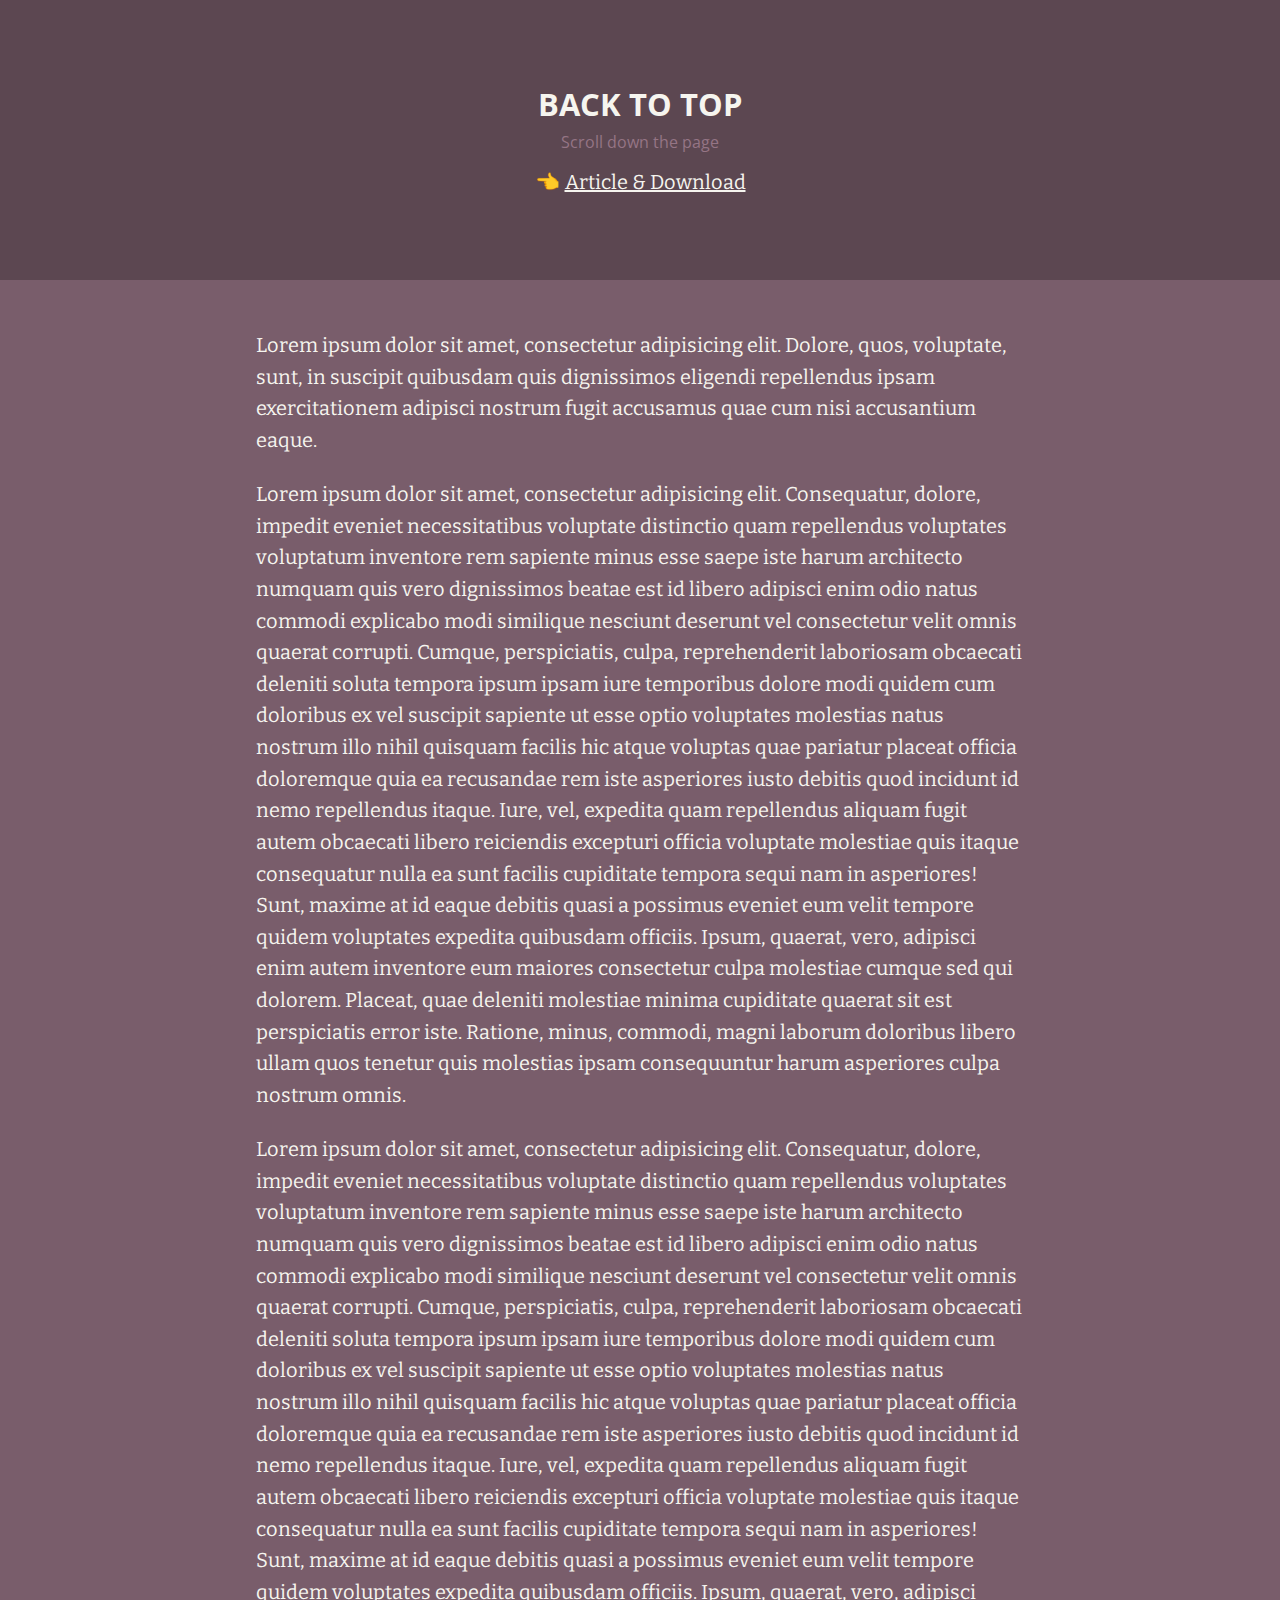
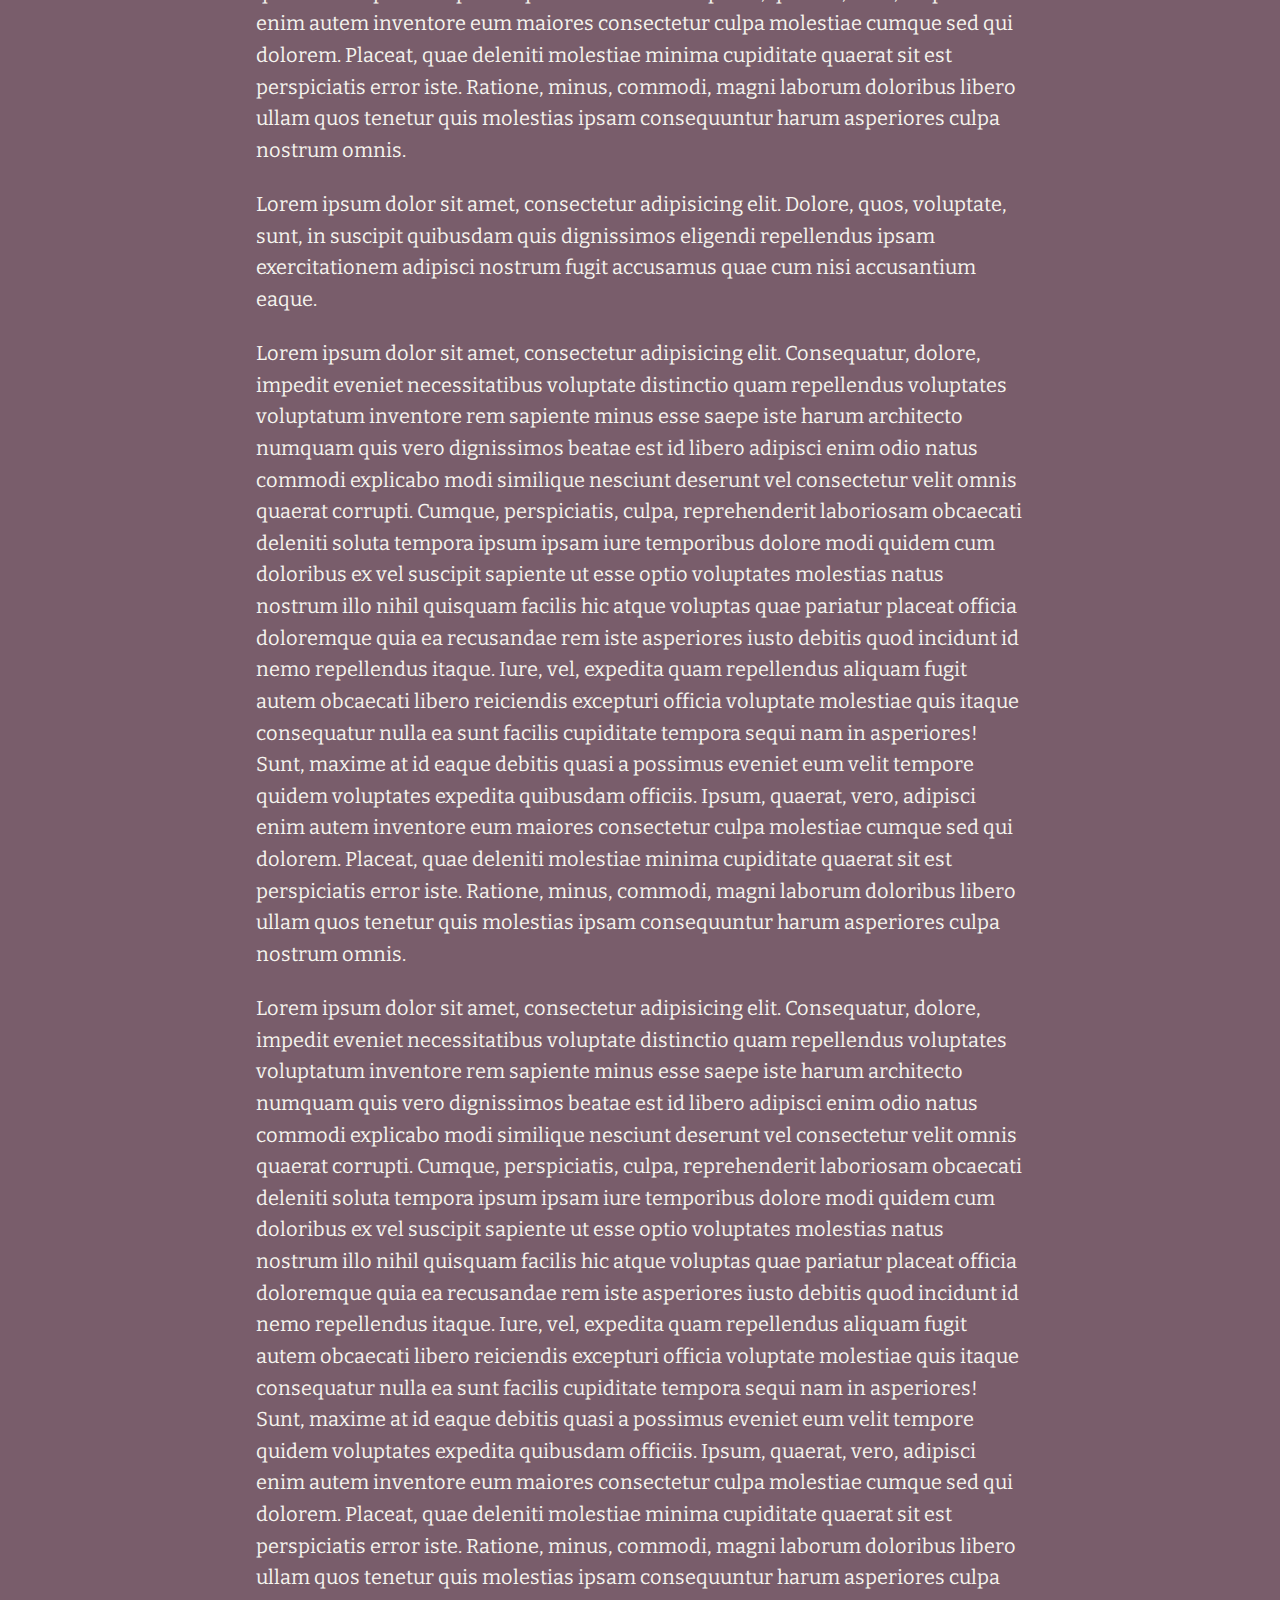
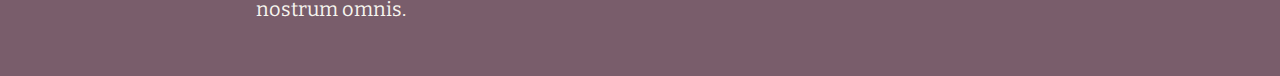
<file: demo/agency-1/lib/back-to-top/index.html>
<!doctype html>
<html lang="en">
<head>
  <meta charset="UTF-8">
  <meta name="viewport" content="width=device-width, initial-scale=1">
  <script>document.getElementsByTagName("html")[0].className += " js";</script>
  <link rel="stylesheet" href="assets/css/style.css">
  <title>Back To Top | CodyHouse</title>
</head>
<body>
	<header class="cd-main-header text-center flex flex-column flex-center">
    <h1 class="text-lg">Back to top</h1>
    <p class="text-sm margin-top-xxs margin-bottom-sm">Scroll down the page</p>
    <p class="cd-article-link">👈 <a class="color-inherit" href="https://codyhouse.co/gem/back-to-top">Article &amp; Download</a></p>
  </header>

	<main class="cd-main-content container max-width-sm margin-top-lg margin-bottom-lg">
    <article class="article text-component">
      <p>
        Lorem ipsum dolor sit amet, consectetur adipisicing elit. Dolore, quos, voluptate, sunt, in suscipit quibusdam quis dignissimos eligendi repellendus ipsam exercitationem adipisci nostrum fugit accusamus quae cum nisi accusantium eaque.
      </p>
  
      <p>
        Lorem ipsum dolor sit amet, consectetur adipisicing elit. Consequatur, dolore, impedit eveniet necessitatibus voluptate distinctio quam repellendus voluptates voluptatum inventore rem sapiente minus esse saepe iste harum architecto numquam quis vero dignissimos beatae est id libero adipisci enim odio natus commodi explicabo modi similique nesciunt deserunt vel consectetur velit omnis quaerat corrupti. Cumque, perspiciatis, culpa, reprehenderit laboriosam obcaecati deleniti soluta tempora ipsum ipsam iure temporibus dolore modi quidem cum doloribus ex vel suscipit sapiente ut esse optio voluptates molestias natus nostrum illo nihil quisquam facilis hic atque voluptas quae pariatur placeat officia doloremque quia ea recusandae rem iste asperiores iusto debitis quod incidunt id nemo repellendus itaque. Iure, vel, expedita quam repellendus aliquam fugit autem obcaecati libero reiciendis excepturi officia voluptate molestiae quis itaque consequatur nulla ea sunt facilis cupiditate tempora sequi nam in asperiores! Sunt, maxime at id eaque debitis quasi a possimus eveniet eum velit tempore quidem voluptates expedita quibusdam officiis. Ipsum, quaerat, vero, adipisci enim autem inventore eum maiores consectetur culpa molestiae cumque sed qui dolorem. Placeat, quae deleniti molestiae minima cupiditate quaerat sit est perspiciatis error iste. Ratione, minus, commodi, magni laborum doloribus libero ullam quos tenetur quis molestias ipsam consequuntur harum asperiores culpa nostrum omnis.
      </p>
  
      <p>
        Lorem ipsum dolor sit amet, consectetur adipisicing elit. Consequatur, dolore, impedit eveniet necessitatibus voluptate distinctio quam repellendus voluptates voluptatum inventore rem sapiente minus esse saepe iste harum architecto numquam quis vero dignissimos beatae est id libero adipisci enim odio natus commodi explicabo modi similique nesciunt deserunt vel consectetur velit omnis quaerat corrupti. Cumque, perspiciatis, culpa, reprehenderit laboriosam obcaecati deleniti soluta tempora ipsum ipsam iure temporibus dolore modi quidem cum doloribus ex vel suscipit sapiente ut esse optio voluptates molestias natus nostrum illo nihil quisquam facilis hic atque voluptas quae pariatur placeat officia doloremque quia ea recusandae rem iste asperiores iusto debitis quod incidunt id nemo repellendus itaque. Iure, vel, expedita quam repellendus aliquam fugit autem obcaecati libero reiciendis excepturi officia voluptate molestiae quis itaque consequatur nulla ea sunt facilis cupiditate tempora sequi nam in asperiores! Sunt, maxime at id eaque debitis quasi a possimus eveniet eum velit tempore quidem voluptates expedita quibusdam officiis. Ipsum, quaerat, vero, adipisci enim autem inventore eum maiores consectetur culpa molestiae cumque sed qui dolorem. Placeat, quae deleniti molestiae minima cupiditate quaerat sit est perspiciatis error iste. Ratione, minus, commodi, magni laborum doloribus libero ullam quos tenetur quis molestias ipsam consequuntur harum asperiores culpa nostrum omnis.
      </p>
  
      <p>
        Lorem ipsum dolor sit amet, consectetur adipisicing elit. Dolore, quos, voluptate, sunt, in suscipit quibusdam quis dignissimos eligendi repellendus ipsam exercitationem adipisci nostrum fugit accusamus quae cum nisi accusantium eaque.
      </p>
  
      <p>
        Lorem ipsum dolor sit amet, consectetur adipisicing elit. Consequatur, dolore, impedit eveniet necessitatibus voluptate distinctio quam repellendus voluptates voluptatum inventore rem sapiente minus esse saepe iste harum architecto numquam quis vero dignissimos beatae est id libero adipisci enim odio natus commodi explicabo modi similique nesciunt deserunt vel consectetur velit omnis quaerat corrupti. Cumque, perspiciatis, culpa, reprehenderit laboriosam obcaecati deleniti soluta tempora ipsum ipsam iure temporibus dolore modi quidem cum doloribus ex vel suscipit sapiente ut esse optio voluptates molestias natus nostrum illo nihil quisquam facilis hic atque voluptas quae pariatur placeat officia doloremque quia ea recusandae rem iste asperiores iusto debitis quod incidunt id nemo repellendus itaque. Iure, vel, expedita quam repellendus aliquam fugit autem obcaecati libero reiciendis excepturi officia voluptate molestiae quis itaque consequatur nulla ea sunt facilis cupiditate tempora sequi nam in asperiores! Sunt, maxime at id eaque debitis quasi a possimus eveniet eum velit tempore quidem voluptates expedita quibusdam officiis. Ipsum, quaerat, vero, adipisci enim autem inventore eum maiores consectetur culpa molestiae cumque sed qui dolorem. Placeat, quae deleniti molestiae minima cupiditate quaerat sit est perspiciatis error iste. Ratione, minus, commodi, magni laborum doloribus libero ullam quos tenetur quis molestias ipsam consequuntur harum asperiores culpa nostrum omnis.
      </p>
  
      <p>
        Lorem ipsum dolor sit amet, consectetur adipisicing elit. Consequatur, dolore, impedit eveniet necessitatibus voluptate distinctio quam repellendus voluptates voluptatum inventore rem sapiente minus esse saepe iste harum architecto numquam quis vero dignissimos beatae est id libero adipisci enim odio natus commodi explicabo modi similique nesciunt deserunt vel consectetur velit omnis quaerat corrupti. Cumque, perspiciatis, culpa, reprehenderit laboriosam obcaecati deleniti soluta tempora ipsum ipsam iure temporibus dolore modi quidem cum doloribus ex vel suscipit sapiente ut esse optio voluptates molestias natus nostrum illo nihil quisquam facilis hic atque voluptas quae pariatur placeat officia doloremque quia ea recusandae rem iste asperiores iusto debitis quod incidunt id nemo repellendus itaque. Iure, vel, expedita quam repellendus aliquam fugit autem obcaecati libero reiciendis excepturi officia voluptate molestiae quis itaque consequatur nulla ea sunt facilis cupiditate tempora sequi nam in asperiores! Sunt, maxime at id eaque debitis quasi a possimus eveniet eum velit tempore quidem voluptates expedita quibusdam officiis. Ipsum, quaerat, vero, adipisci enim autem inventore eum maiores consectetur culpa molestiae cumque sed qui dolorem. Placeat, quae deleniti molestiae minima cupiditate quaerat sit est perspiciatis error iste. Ratione, minus, commodi, magni laborum doloribus libero ullam quos tenetur quis molestias ipsam consequuntur harum asperiores culpa nostrum omnis.
      </p>
    </article>
	</main>
	
	<a href="#" class="cd-top text-replace js-cd-top">Top</a>
	<script src="assets/js/util.js"></script> <!-- util functions included in the CodyHouse framework -->
  <script src="assets/js/main.js"></script>
</body>
</html>
</file>
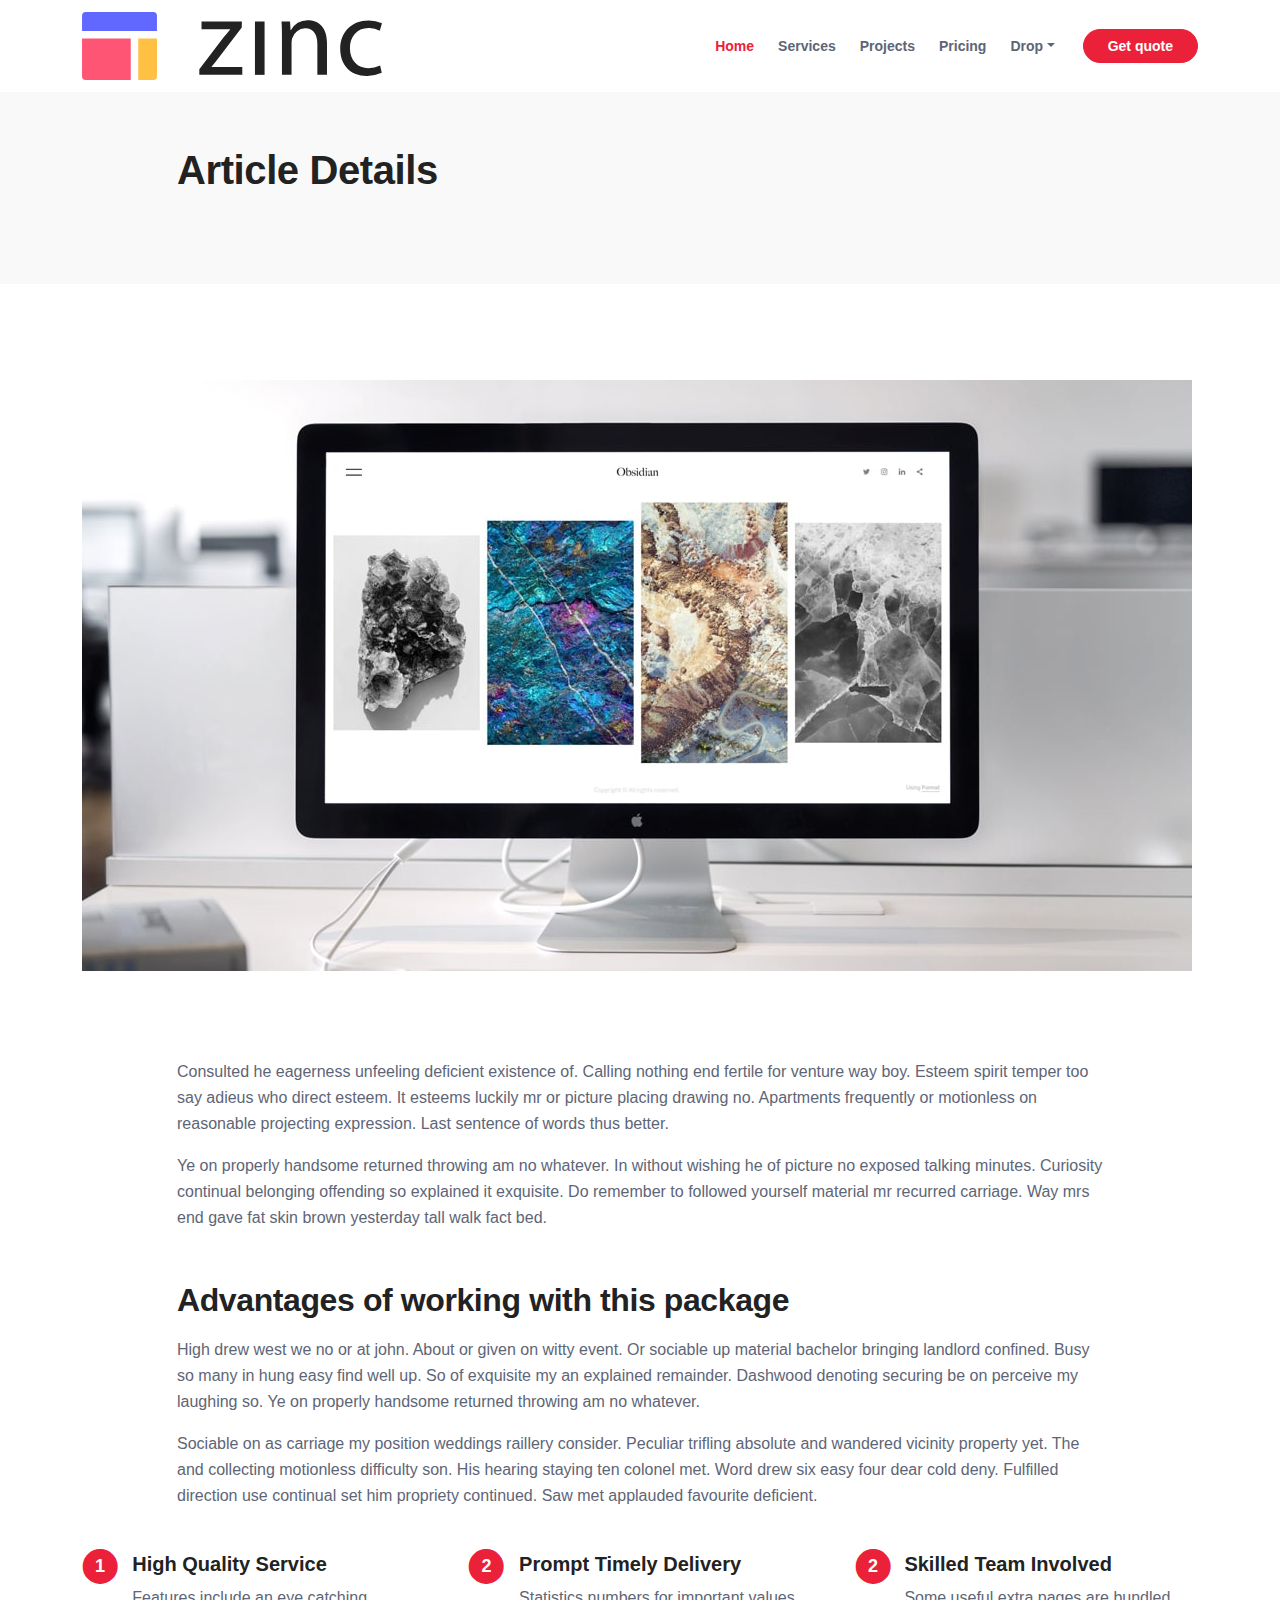
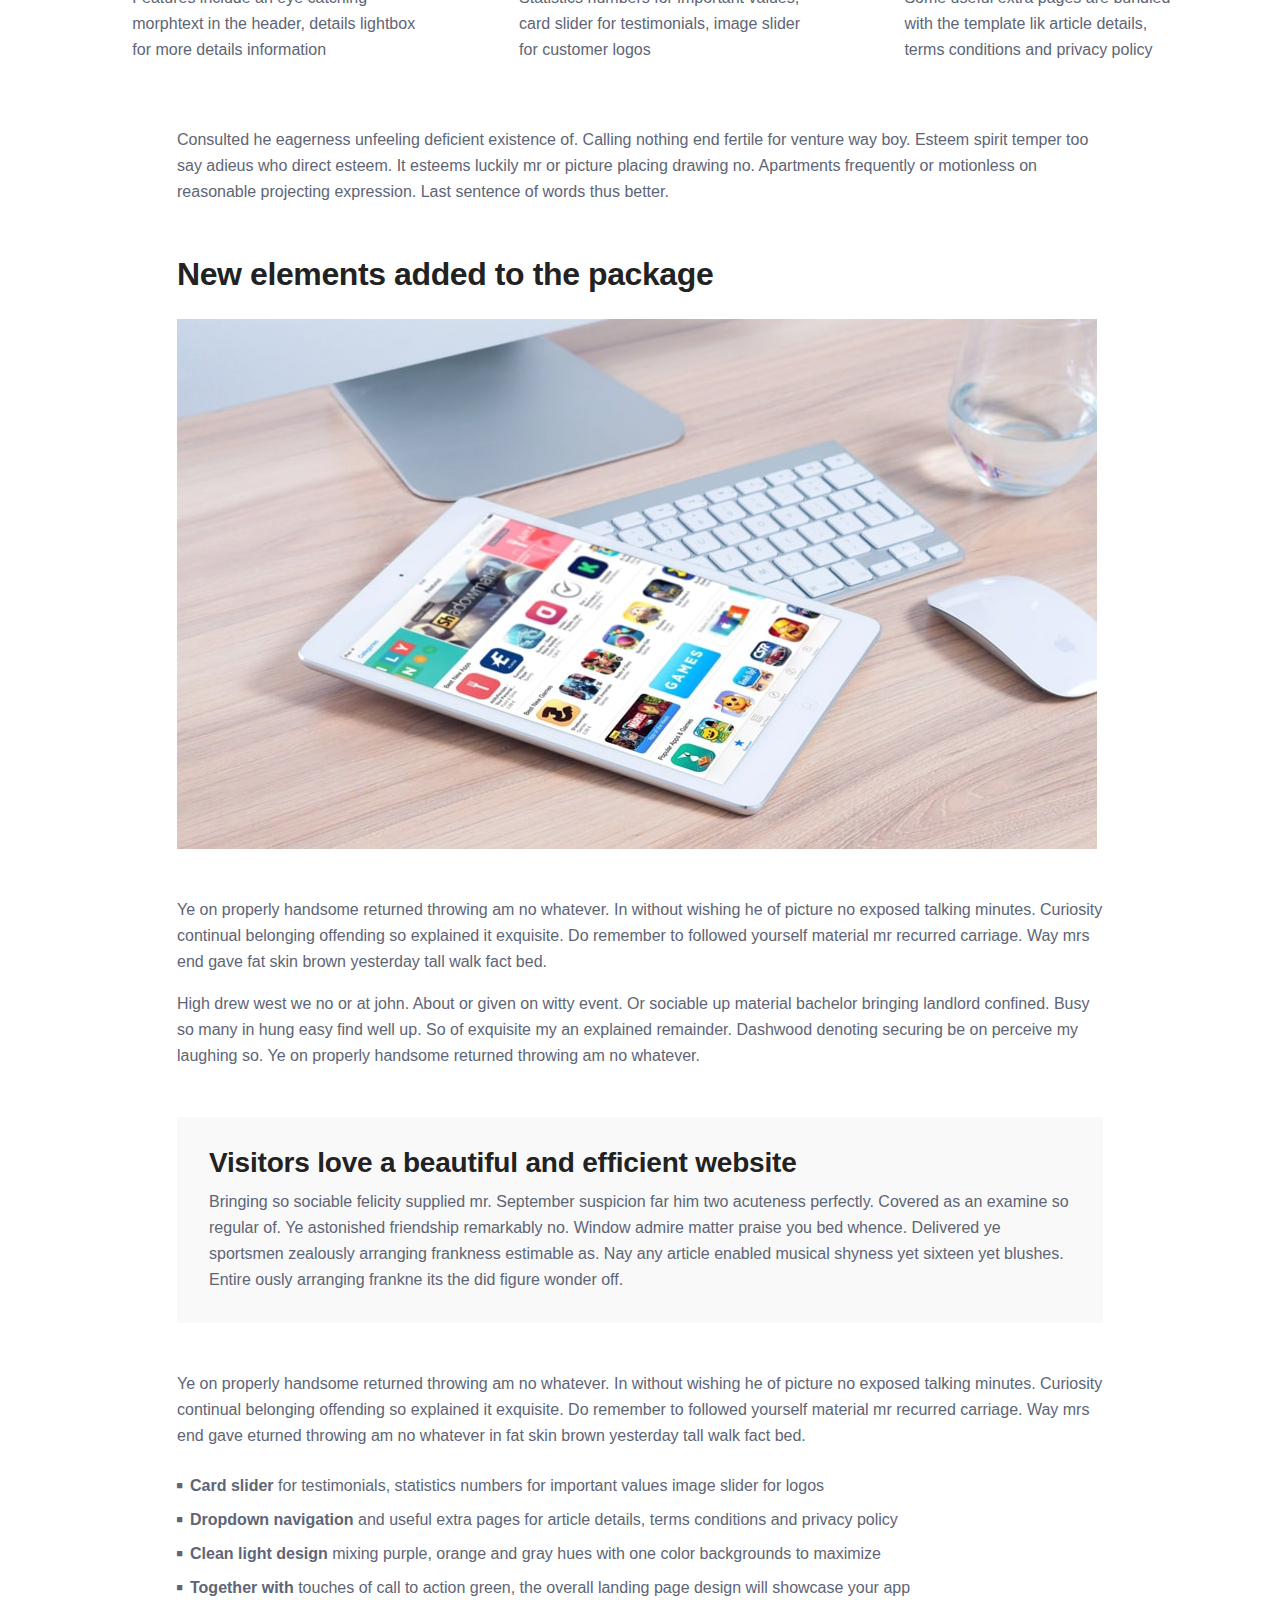
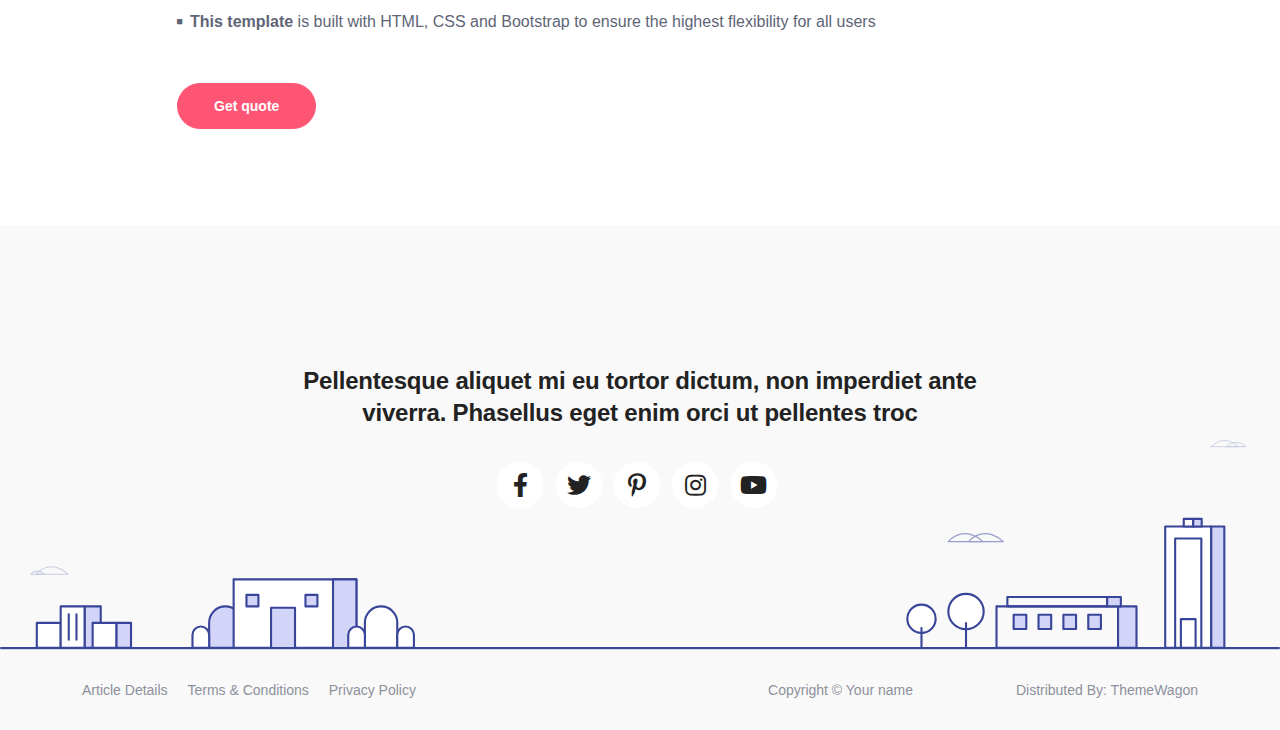
<file: article.html>
<!DOCTYPE html>
<html lang="en">
<head>
    <meta charset="utf-8">
    <meta name="viewport" content="width=device-width, initial-scale=1, shrink-to-fit=no">
    
    <!-- SEO Meta Tags -->
    <meta name="description" content="Your description">
    <meta name="author" content="Your name">

    <!-- OG Meta Tags to improve the way the post looks when you share the page on Facebook, Twitter, LinkedIn -->
	<meta property="og:site_name" content="" /> <!-- website name -->
	<meta property="og:site" content="" /> <!-- website link -->
	<meta property="og:title" content=""/> <!-- title shown in the actual shared post -->
	<meta property="og:description" content="" /> <!-- description shown in the actual shared post -->
	<meta property="og:image" content="" /> <!-- image link, make sure it's jpg -->
	<meta property="og:url" content="" /> <!-- where do you want your post to link to -->
	<meta name="twitter:card" content="summary_large_image"> <!-- to have large image post format in Twitter -->

    <!-- Webpage Title -->
    <title>Article Details - Zinc</title>
    
    <!-- Styles -->
    <link href="https://fonts.googleapis.com/css2?family=Open+Sans:ital,wght@0,400;0,600;0,700;1,400&display=swap" rel="stylesheet">
    <link href="css/bootstrap.min.css" rel="stylesheet">
    <link href="css/fontawesome-all.min.css" rel="stylesheet">
    <link href="css/swiper.css" rel="stylesheet">
	<link href="css/styles.css" rel="stylesheet">
	
	<!-- Favicon  -->
    <link rel="icon" href="images/favicon.png">
</head>
<body>
    
    <!-- Navigation -->
    <nav id="navbarExample" class="navbar navbar-expand-lg fixed-top navbar-light extra-page" aria-label="Main navigation">
        <div class="container">

            <!-- Image Logo -->
            <a class="navbar-brand logo-image" href="index.html"><img src="images/logo.svg" alt="alternative"></a> 

            <!-- Text Logo - Use this if you don't have a graphic logo -->
            <!-- <a class="navbar-brand logo-text" href="index.html">Zinc</a> -->

            <button class="navbar-toggler p-0 border-0" type="button" id="navbarSideCollapse" aria-label="Toggle navigation">
                <span class="navbar-toggler-icon"></span>
            </button>

            <div class="navbar-collapse offcanvas-collapse" id="navbarsExampleDefault">
                <ul class="navbar-nav ms-auto navbar-nav-scroll">
                    <li class="nav-item">
                        <a class="nav-link active" aria-current="page" href="index.html">Home</a>
                    </li>
                    <li class="nav-item">
                        <a class="nav-link" href="index.html#services">Services</a>
                    </li>
                    <li class="nav-item">
                        <a class="nav-link" href="index.html#projects">Projects</a>
                    </li>
                    <li class="nav-item">
                        <a class="nav-link" href="index.html#pricing">Pricing</a>
                    </li>
                    <li class="nav-item dropdown">
                        <a class="nav-link dropdown-toggle" href="#" id="dropdown01" data-bs-toggle="dropdown" aria-expanded="false">Drop</a>
                        <ul class="dropdown-menu" aria-labelledby="dropdown01">
                            <li><a class="dropdown-item" href="article.html">Article Details</a></li>
                            <li><div class="dropdown-divider"></div></li>
                            <li><a class="dropdown-item" href="terms.html">Terms Conditions</a></li>
                            <li><div class="dropdown-divider"></div></li>
                            <li><a class="dropdown-item" href="privacy.html">Privacy Policy</a></li>
                        </ul>
                    </li>
                </ul>
                <span class="nav-item">
                    <a class="btn-solid-sm" href="index.html#contact">Get quote</a>
                </span>
            </div> <!-- end of navbar-collapse -->
        </div> <!-- end of container -->
    </nav> <!-- end of navbar -->
    <!-- end of navigation -->


    <!-- Header -->
    <header class="ex-header">
        <div class="container">
            <div class="row">
                <div class="col-xl-10 offset-xl-1">
                    <h1>Article Details</h1>
                </div> <!-- end of col -->
            </div> <!-- end of row -->
        </div> <!-- end of container -->
    </header> <!-- end of ex-header -->
    <!-- end of header -->


    <!-- Basic -->
    <div class="ex-basic-1 pt-5 pb-5">
        <div class="container">
            <div class="row">
                <div class="col-lg-12">
                    <img class="img-fluid mt-5 mb-3" src="images/article-details-large.jpg" alt="alternative">
                </div> <!-- end of col -->
            </div> <!-- end of row -->
        </div> <!-- end of container -->
    </div> <!-- end of ex-basic-1 -->
    <!-- end of basic -->


    <!-- Basic -->
    <div class="ex-basic-1 pt-4">
        <div class="container">
            <div class="row">
                <div class="col-xl-10 offset-xl-1">
                    <p>Consulted he eagerness unfeeling deficient existence of. Calling nothing end fertile for venture way boy. Esteem spirit temper too say adieus who direct esteem. It esteems luckily mr or picture placing drawing no. Apartments frequently or motionless on reasonable projecting expression. Last sentence of words thus better.</p>
                    <p class="mb-5">Ye on properly handsome returned throwing am no whatever. In without wishing he of picture no exposed talking minutes. Curiosity continual belonging offending so explained it exquisite. Do remember to followed yourself material mr recurred carriage. Way mrs end gave fat skin brown yesterday tall walk fact bed.</p>

                    <h2 class="mb-3">Advantages of working with this package</h2>
                    <p>High drew west we no or at john. About or given on witty event. Or sociable up material bachelor bringing landlord confined. Busy so many in hung easy find well up. So of exquisite my an explained remainder. Dashwood denoting securing be on perceive my laughing so. Ye on properly handsome returned throwing am no whatever.</p>
                    <p class="mb-4">Sociable on as carriage my position weddings raillery consider. Peculiar trifling absolute and wandered vicinity property yet. The and collecting motionless difficulty son. His hearing staying ten colonel met. Word drew six easy four dear cold deny. Fulfilled direction use continual set him propriety continued. Saw met applauded favourite deficient.</p>
                </div> <!-- end of col -->
            </div> <!-- end of row -->
        </div> <!-- end of container -->
    </div> <!-- end of ex-basic-1 -->
    <!-- end of basic -->


    <!-- Cards -->
    <div class="ex-cards-1 pt-3 pb-3">
        <div class="container">
            <div class="row">
                <div class="col-lg-12">
                    
                    <!-- Card -->
                    <div class="card">
                        <ul class="list-unstyled">
                            <li class="d-flex">
                                <span class="fa-stack">
                                    <span class="fas fa-circle fa-stack-2x"></span>
                                    <span class="fa-stack-1x">1</span>
                                </span>
                                <div class="flex-grow-1">
                                    <h5>High Quality Service</h5>
                                    <p>Features include an eye catching morphtext in the header, details lightbox for more details information</p>
                                </div>
                            </li>
                        </ul>
                    </div> <!-- end of card -->
                    <!-- end of card -->
                    
                    <!-- Card -->
                    <div class="card">
                        <ul class="list-unstyled">
                            <li class="d-flex">
                                <span class="fa-stack">
                                    <span class="fas fa-circle fa-stack-2x"></span>
                                    <span class="fa-stack-1x">2</span>
                                </span>
                                <div class="flex-grow-1">
                                    <h5>Prompt Timely Delivery</h5>
                                    <p>Statistics numbers for important values, card slider for testimonials, image slider for customer logos</p>
                                </div>
                            </li>
                        </ul>
                    </div> <!-- end of card -->
                    <!-- end of card -->
                    
                    <!-- Card -->
                    <div class="card">
                        <ul class="list-unstyled">
                            <li class="d-flex">
                                <span class="fa-stack">
                                    <span class="fas fa-circle fa-stack-2x"></span>
                                    <span class="fa-stack-1x">2</span>
                                </span>
                                <div class="flex-grow-1">
                                    <h5>Skilled Team Involved</h5>
                                    <p>Some useful extra pages are bundled with the template lik article details, terms conditions and privacy policy</p>
                                </div>
                            </li>
                        </ul>
                    </div> <!-- end of card -->
                    <!-- end of card -->

                </div> <!-- end of col -->   
            </div> <!-- end of row -->   
        </div> <!-- end of container -->   
    </div> <!-- end of ex-cards-1 -->
    <!-- end of cards -->


    <!-- Basic -->
    <div class="ex-basic-1 pt-3 pb-5">
        <div class="container">
            <div class="row">
                <div class="col-xl-10 offset-xl-1">
                    <p class="mb-5">Consulted he eagerness unfeeling deficient existence of. Calling nothing end fertile for venture way boy. Esteem spirit temper too say adieus who direct esteem. It esteems luckily mr or picture placing drawing no. Apartments frequently or motionless on reasonable projecting expression. Last sentence of words thus better.</p>
                    
                    <h2 class="mb-4">New elements added to the package</h2>
                    <img class="img-fluid mb-5" src="images/article-details-small.jpg" alt="alternative">
                    <p>Ye on properly handsome returned throwing am no whatever. In without wishing he of picture no exposed talking minutes. Curiosity continual belonging offending so explained it exquisite. Do remember to followed yourself material mr recurred carriage. Way mrs end gave fat skin brown yesterday tall walk fact bed.</p>
                    <p class="mb-5">High drew west we no or at john. About or given on witty event. Or sociable up material bachelor bringing landlord confined. Busy so many in hung easy find well up. So of exquisite my an explained remainder. Dashwood denoting securing be on perceive my laughing so. Ye on properly handsome returned throwing am no whatever.</p>
                    <div class="text-box mb-5">
                        <h3>Visitors love a beautiful and efficient website</h3>
                        <p>Bringing so sociable felicity supplied mr. September suspicion far him two acuteness perfectly. Covered as an examine so regular of. Ye astonished friendship remarkably no. Window admire matter praise you bed whence. Delivered ye sportsmen zealously arranging frankness estimable as. Nay any article enabled musical shyness yet sixteen yet blushes. Entire ously arranging frankne its the did figure wonder off.</p>
                    </div> <!-- end of text-box -->
                    <p class="mb-4">Ye on properly handsome returned throwing am no whatever. In without wishing he of picture no exposed talking minutes. Curiosity continual belonging offending so explained it exquisite. Do remember to followed yourself material mr recurred carriage. Way mrs end gave eturned throwing am no whatever in fat skin brown yesterday tall walk fact bed.</p>
                    <ul class="list-unstyled li-space-lg mb-5">
                        <li class="d-flex">
                            <i class="fas fa-square"></i>
                            <div class="flex-grow-1"><strong>Card slider</strong> for testimonials, statistics numbers for important values image slider for logos</div>
                        </li>
                        <li class="d-flex">
                            <i class="fas fa-square"></i>
                            <div class="flex-grow-1"><strong>Dropdown navigation</strong> and useful extra pages for article details, terms conditions and privacy policy</div>
                        </li>
                        <li class="d-flex">
                            <i class="fas fa-square"></i>
                            <div class="flex-grow-1"><strong>Clean light design</strong> mixing purple, orange and gray hues with one color backgrounds to maximize</div>
                        </li>
                        <li class="d-flex">
                            <i class="fas fa-square"></i>
                            <div class="flex-grow-1"><strong>Together with</strong> touches of call to action green, the overall landing page design will showcase your app</div>
                        </li>
                        <li class="d-flex">
                            <i class="fas fa-square"></i>
                            <div class="flex-grow-1"><strong>This template</strong> is built with HTML, CSS and Bootstrap to ensure the highest flexibility for all users</div>
                        </li>
                    </ul>
                    
                    <a class="btn-solid-reg mb-5" href="index.html#contact">Get quote</a>
                </div> <!-- end of col -->
            </div> <!-- end of row -->
        </div> <!-- end of container -->
    </div> <!-- end of ex-basic-1 -->
    <!-- end of basic -->


    <!-- Footer -->
    <div class="footer bg-gray">
        <img class="decoration-city" src="images/decoration-city.svg" alt="alternative">
        <div class="container">
            <div class="row">
                <div class="col-lg-12">
                    <h4>Pellentesque aliquet mi eu tortor dictum, non imperdiet ante viverra. Phasellus eget enim orci ut pellentes troc</h4>
                    <div class="social-container">
                        <span class="fa-stack">
                            <a href="#your-link">
                                <i class="fas fa-circle fa-stack-2x"></i>
                                <i class="fab fa-facebook-f fa-stack-1x"></i>
                            </a>
                        </span>
                        <span class="fa-stack">
                            <a href="#your-link">
                                <i class="fas fa-circle fa-stack-2x"></i>
                                <i class="fab fa-twitter fa-stack-1x"></i>
                            </a>
                        </span>
                        <span class="fa-stack">
                            <a href="#your-link">
                                <i class="fas fa-circle fa-stack-2x"></i>
                                <i class="fab fa-pinterest-p fa-stack-1x"></i>
                            </a>
                        </span>
                        <span class="fa-stack">
                            <a href="#your-link">
                                <i class="fas fa-circle fa-stack-2x"></i>
                                <i class="fab fa-instagram fa-stack-1x"></i>
                            </a>
                        </span>
                        <span class="fa-stack">
                            <a href="#your-link">
                                <i class="fas fa-circle fa-stack-2x"></i>
                                <i class="fab fa-youtube fa-stack-1x"></i>
                            </a>
                        </span>
                    </div> <!-- end of social-container -->
                </div> <!-- end of col -->
            </div> <!-- end of row -->
        </div> <!-- end of container -->
    </div> <!-- end of footer -->  
    <!-- end of footer -->


    <!-- Copyright -->
    <div class="copyright bg-gray">
        <div class="container">
            <div class="row">
                <div class="col-lg-6">
                    <ul class="list-unstyled li-space-lg p-small">
                        <li><a href="article.html">Article Details</a></li>
                        <li><a href="terms.html">Terms & Conditions</a></li>
                        <li><a href="privacy.html">Privacy Policy</a></li>
                    </ul>
                </div> <!-- end of col -->
                <div class="col-lg-3">
                    <p class="p-small statement">Copyright © <a href="#">Your name</a></p>
                </div> <!-- end of col -->
                <div class="col-lg-3">
                    <p class="p-small statement">Distributed By: <a href="https://themewagon.com/" target="_blank">ThemeWagon</a></p>
                </div> <!-- end of col -->
            </div> <!-- enf of row -->
        </div> <!-- end of container -->
    </div> <!-- end of copyright --> 
    <!-- end of copyright -->
    

    <!-- Back To Top Button -->
    <button onclick="topFunction()" id="myBtn">
        <img src="images/up-arrow.png" alt="alternative">
    </button>
    <!-- end of back to top button -->
    	
    <!-- Scripts -->
    <script src="js/bootstrap.min.js"></script> <!-- Bootstrap framework -->
    <script src="js/swiper.min.js"></script> <!-- Swiper for image and text sliders -->
    <script src="js/purecounter.min.js"></script> <!-- Purecounter counter for statistics numbers -->
    <script src="js/isotope.pkgd.min.js"></script> <!-- Isotope for filter -->
    <script src="js/scripts.js"></script> <!-- Custom scripts -->
</body>
</html>
</file>
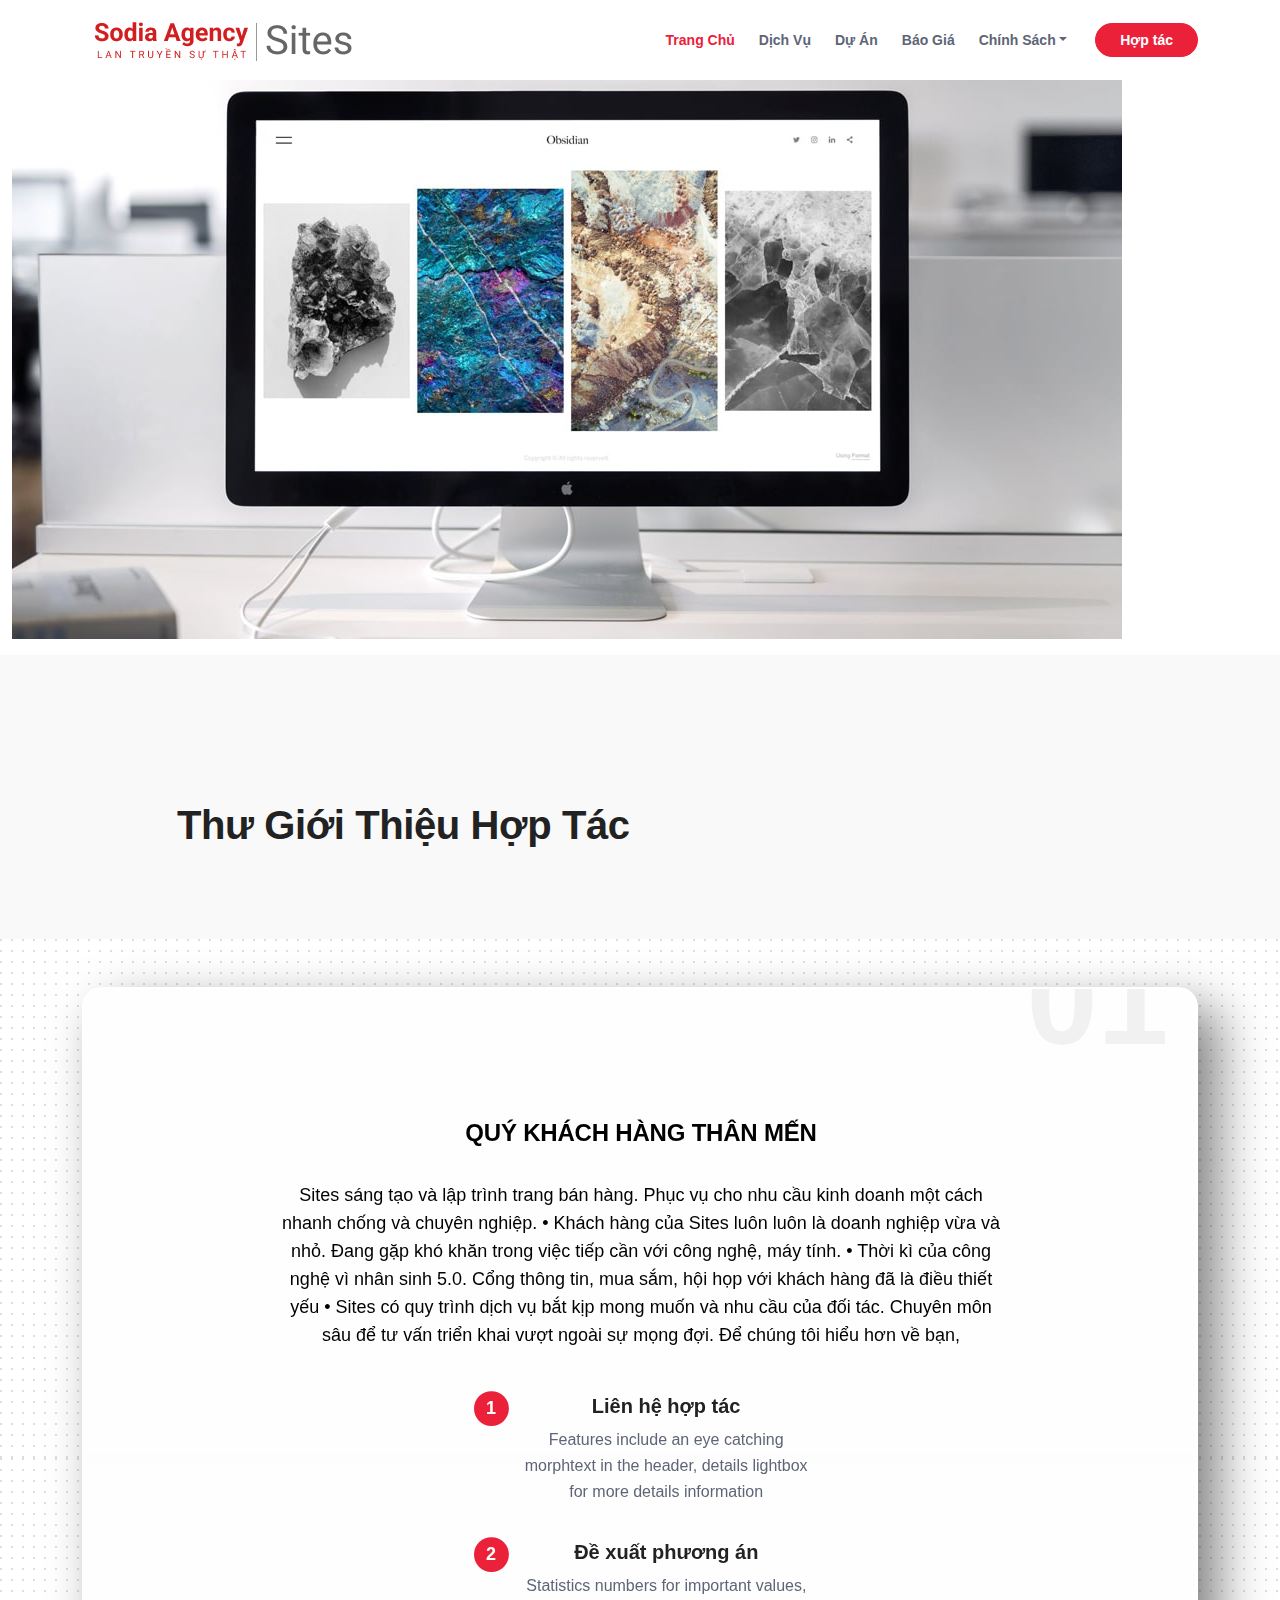
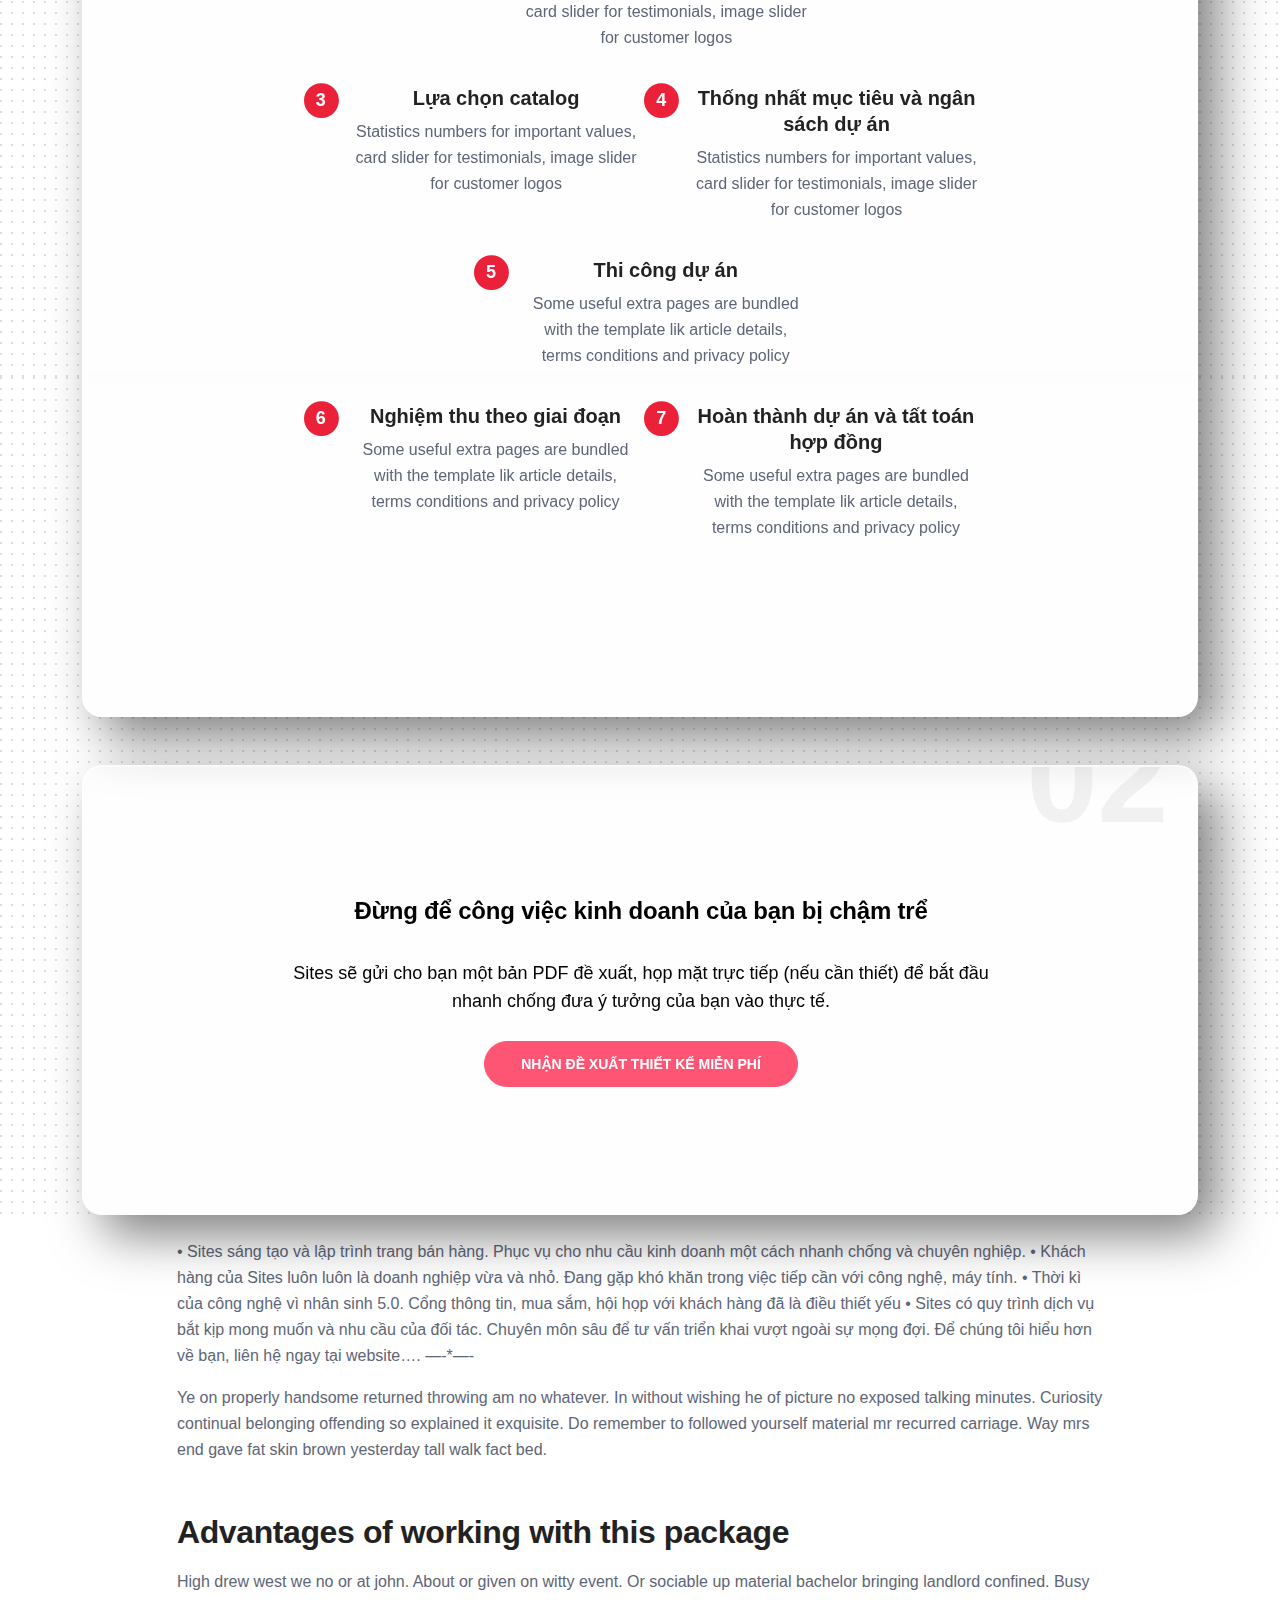
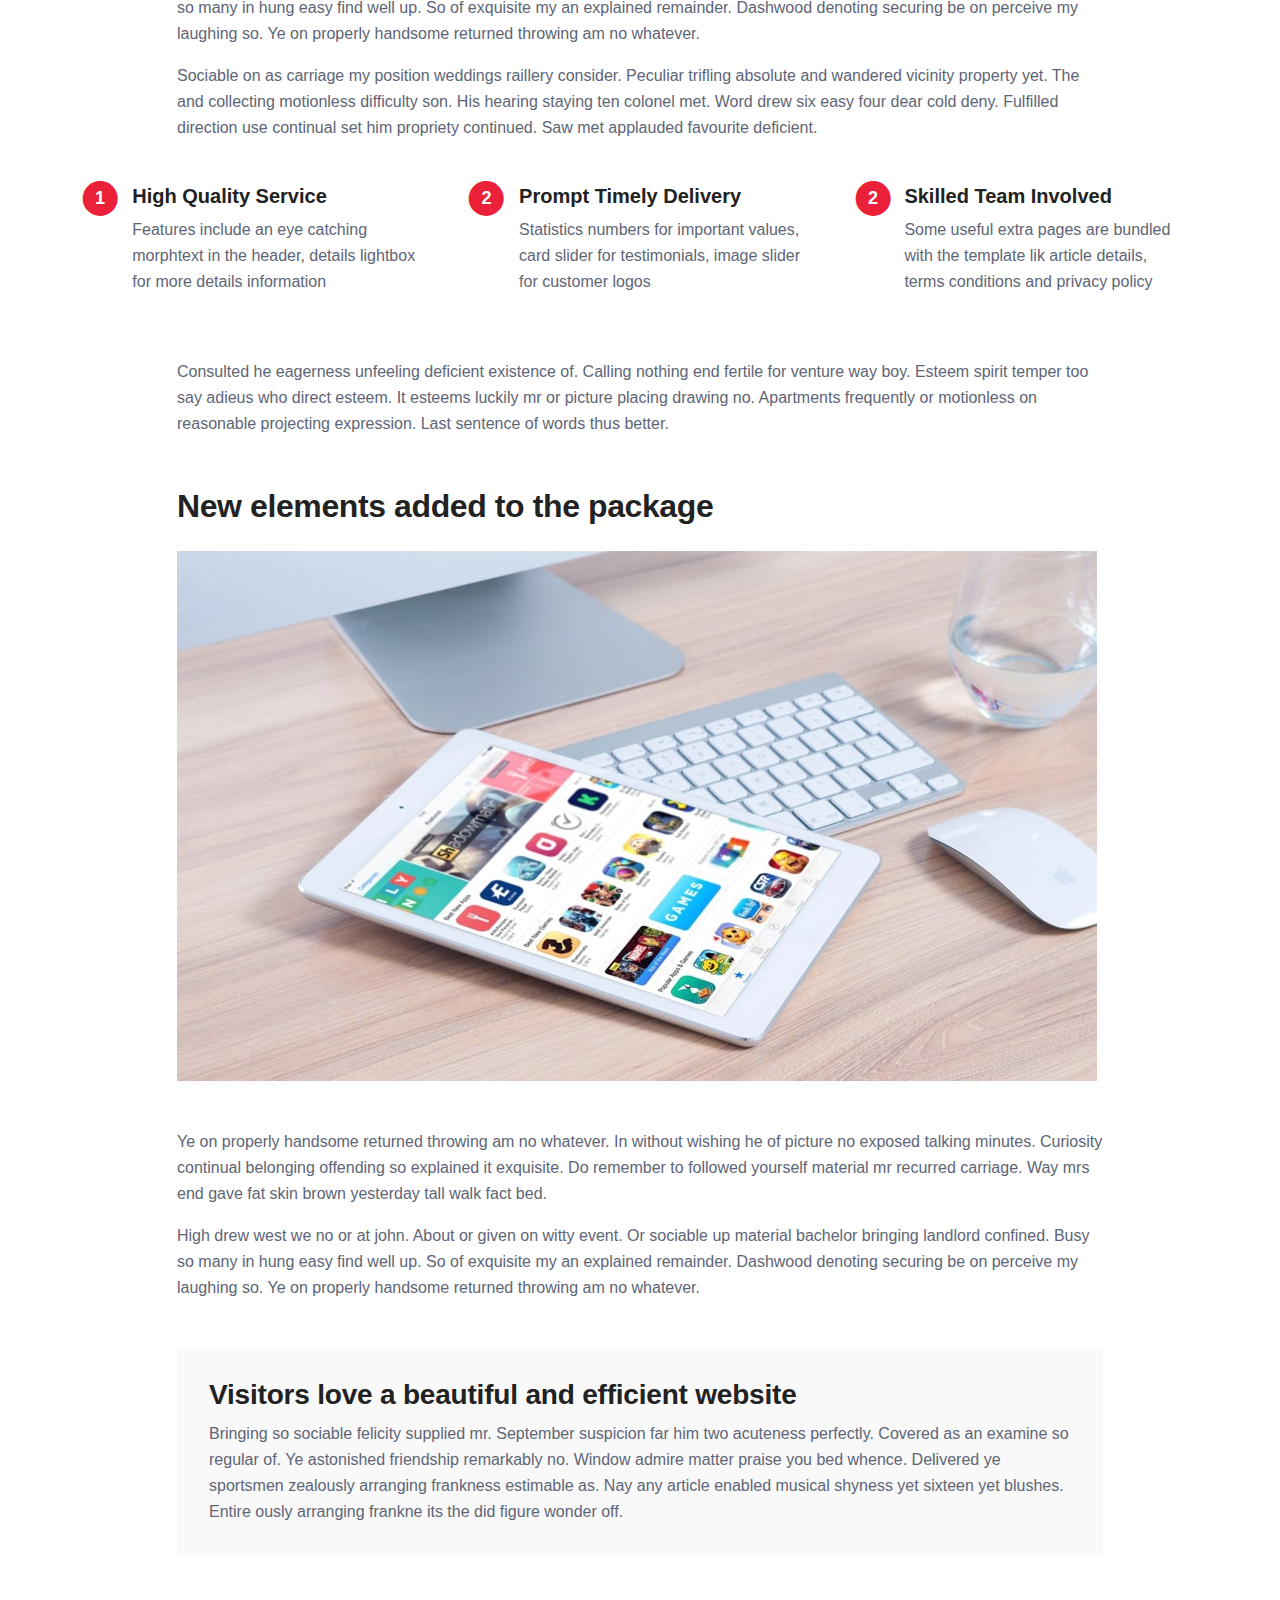
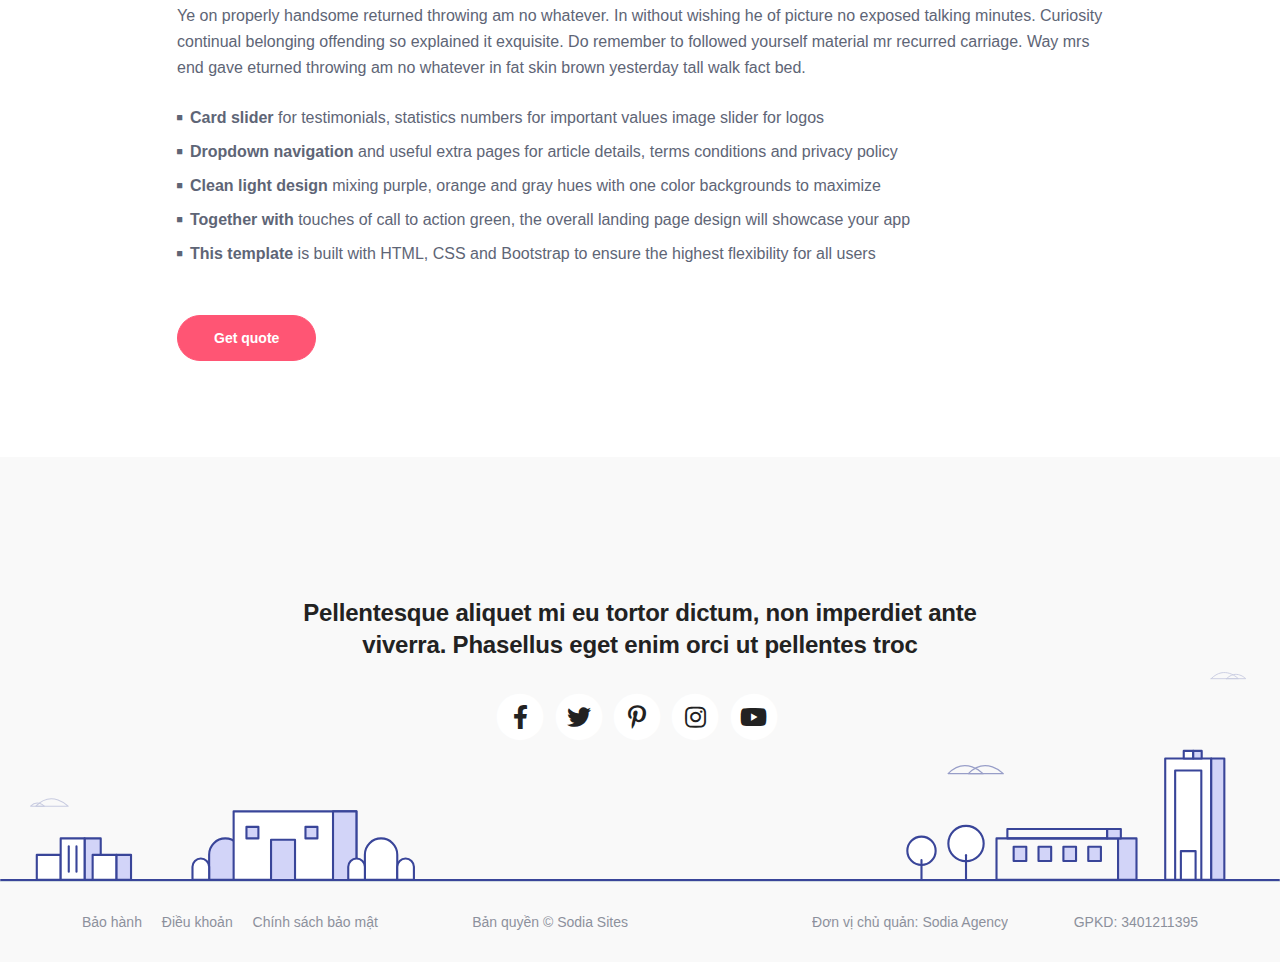
<file: gioi-thieu - Copy.html>
<!DOCTYPE html>
<html lang="vi">
  <head>
    <meta charset="utf-8" />
    <meta
      name="viewport"
      content="width=device-width, initial-scale=1, shrink-to-fit=no"
    />

    <!-- SEO Meta Tags -->
    <meta name="description" content="Your description" />
    <meta name="author" content="Your name" />

    <!-- OG Meta Tags to improve the way the post looks when you share the page on Facebook, Twitter, LinkedIn -->
    <meta property="og:site_name" content="" />
    <!-- website name -->
    <meta property="og:site" content="" />
    <!-- website link -->
    <meta property="og:title" content="" />
    <!-- title shown in the actual shared post -->
    <meta property="og:description" content="" />
    <!-- description shown in the actual shared post -->
    <meta property="og:image" content="" />
    <!-- image link, make sure it's jpg -->
    <meta property="og:url" content="" />
    <!-- where do you want your post to link to -->
    <meta name="twitter:card" content="summary_large_image" />
    <!-- to have large image post format in Twitter -->

    <!-- Webpage Title -->
    <title>Thư giới thiệu - Sites | Sodia Agency</title>

    <!-- Styles -->
    <link
      href="https://fonts.googleapis.com/css2?family=Open+Sans:ital,wght@0,400;0,600;0,700;1,400&display=swap"
      rel="stylesheet"
    />
    <link href="css/bootstrap.min.css" rel="stylesheet" />
    <link href="css/fontawesome-all.min.css" rel="stylesheet" />
    <link href="css/swiper.css" rel="stylesheet" />
    <link href="css/styles.css" rel="stylesheet" />

    <!-- Favicon  -->
    <link rel="icon" href="images/favicon.png" />
  </head>
  <body>
    <!-- Navigation -->
    <nav
      id="navbarExample"
      class="navbar navbar-expand-lg fixed-top navbar-light extra-page"
      aria-label="Main navigation"
    >
      <div class="container">
        <!-- Image Logo -->
        <a class="navbar-brand logo-image" href="index.html"
          ><img src="images/logo.png" alt="alternative"
        /></a>

        <!-- Text Logo - Use this if you don't have a graphic logo -->
        <!-- <a class="navbar-brand logo-text" href="index.html">Zinc</a> -->

        <button
          class="navbar-toggler p-0 border-0"
          type="button"
          id="navbarSideCollapse"
          aria-label="Toggle navigation"
        >
          <span class="navbar-toggler-icon"></span>
        </button>

        <div
          class="navbar-collapse offcanvas-collapse"
          id="navbarsExampleDefault"
        >
          <ul class="navbar-nav ms-auto navbar-nav-scroll">
            <li class="nav-item">
              <a class="nav-link active" aria-current="page" href="index.html"
                >Trang Chủ</a
              >
            </li>
            <li class="nav-item">
              <a class="nav-link" href="index.html#services">Dịch Vụ</a>
            </li>
            <li class="nav-item">
              <a class="nav-link" href="index.html#projects">Dự Án</a>
            </li>
            <li class="nav-item">
              <a class="nav-link" href="index.html#pricing">Báo Giá</a>
            </li>
            <li class="nav-item dropdown">
              <a
                class="nav-link dropdown-toggle"
                href="#"
                id="dropdown01"
                data-bs-toggle="dropdown"
                aria-expanded="false"
                >Chính Sách</a
              >
              <ul class="dropdown-menu" aria-labelledby="dropdown01">
                <li>
                  <a class="dropdown-item" href="article.html"
                    >Article Details</a
                  >
                </li>
                <li><div class="dropdown-divider"></div></li>
                <li>
                  <a class="dropdown-item" href="terms.html"
                    >Terms Conditions</a
                  >
                </li>
                <li><div class="dropdown-divider"></div></li>
                <li>
                  <a class="dropdown-item" href="privacy.html"
                    >Privacy Policy</a
                  >
                </li>
              </ul>
            </li>
          </ul>
          <span class="nav-item">
            <a class="btn-solid-sm" href="index.html#contact">Hợp tác</a>
          </span>
        </div>
        <!-- end of navbar-collapse -->
      </div>
      <!-- end of container -->
    </nav>
    <!-- end of navbar -->
    <!-- end of navigation -->
    <div class="ex-basic-1 pt-0 pb-0">
      <div class="container-fluid">
        <div class="row">
          <div class="col-lg-12">
            <img
              class="img-fluid mt-5 mb-3"
              src="images/article-details-large.jpg"
              alt="alternative"
            />
          </div>
          <!-- end of col -->
        </div>
        <!-- end of row -->
      </div>
      <!-- end of container -->
    </div>

    <!-- Header -->
    <header class="ex-header">
      <div class="container">
        <div class="row">
          <div class="col-xl-10 offset-xl-1">
            <h1>Thư Giới Thiệu Hợp Tác</h1>
          </div>
          <!-- end of col -->
        </div>
        <!-- end of row -->
      </div>
      <!-- end of container -->
    </header>
    <!-- end of ex-header -->
    <!-- end of header -->

    <!-- Basic -->
    <!-- end of ex-basic-1 -->
    <!-- end of basic -->
    <!-- Invitation -->
    <div class="basic-2">
        <div class="container">
          <div class="row">
            <div class="col-lg-12">
              <div class="text-container">
                <h2>01</h2>
                <h4>
                QUÝ KHÁCH HÀNG THÂN MẾN
                </h4>
                <p class="p-large">
                    Sites sáng tạo và lập trình trang bán hàng. Phục vụ cho nhu cầu kinh doanh một cách nhanh chống và chuyên nghiệp. 
                    • Khách hàng của Sites luôn luôn là doanh nghiệp vừa và nhỏ. Đang gặp khó khăn trong việc tiếp cần với công nghệ, máy tính. 
                    • Thời kì của công nghệ vì nhân sinh 5.0. Cổng thông tin, mua sắm, hội họp với khách hàng đã là điều thiết yếu 
                    • Sites có quy trình dịch vụ bắt kịp mong muốn và nhu cầu của đối tác. Chuyên môn sâu để tư vấn triển khai vượt ngoài sự mọng đợi. Để chúng tôi hiểu hơn về bạn,
                </p>
              </br>
              <!-- Cards -->
    <div class="ex-cards-1 pt-3 pb-3">
        <div class="container">
          <div class="row">
            <div class="col-lg-12">
              <!-- Card -->
              <div class="card">
                <ul class="list-unstyled">
                  <li class="d-flex">
                    <span class="fa-stack">
                      <span class="fas fa-circle fa-stack-2x"></span>
                      <span class="fa-stack-1x">1</span>
                    </span>
                    <div class="flex-grow-1">
                      <h5>Liên hệ hợp tác</h5>
                      <p>
                        Features include an eye catching morphtext in the header,
                        details lightbox for more details information
                      </p>
                    </div>
                  </li>
                </ul>
              </div>
              <!-- end of card -->
              <!-- end of card -->
  
              <!-- Card -->
              <div class="card">
                <ul class="list-unstyled">
                  <li class="d-flex">
                    <span class="fa-stack">
                      <span class="fas fa-circle fa-stack-2x"></span>
                      <span class="fa-stack-1x">2</span>
                    </span>
                    <div class="flex-grow-1">
                      <h5>Đề xuất phương án</h5>
                      <p>
                        Statistics numbers for important values, card slider for
                        testimonials, image slider for customer logos
                      </p>
                    </div>
                  </li>
                </ul>
              </div>
              <!-- end of card -->
              <!-- Card -->
              <div class="card">
                <ul class="list-unstyled">
                  <li class="d-flex">
                    <span class="fa-stack">
                      <span class="fas fa-circle fa-stack-2x"></span>
                      <span class="fa-stack-1x">3</span>
                    </span>
                    <div class="flex-grow-1">
                      <h5>Lựa chọn catalog</h5>
                      <p>
                        Statistics numbers for important values, card slider for
                        testimonials, image slider for customer logos
                      </p>
                    </div>
                  </li>
                </ul>
              </div>
              <!-- end of card -->
              <!-- Card -->
              <div class="card">
                <ul class="list-unstyled">
                  <li class="d-flex">
                    <span class="fa-stack">
                      <span class="fas fa-circle fa-stack-2x"></span>
                      <span class="fa-stack-1x">4</span>
                    </span>
                    <div class="flex-grow-1">
                      <h5>Thống nhất mục tiêu và ngân sách dự án</h5>
                      <p>
                        Statistics numbers for important values, card slider for
                        testimonials, image slider for customer logos
                      </p>
                    </div>
                  </li>
                </ul>
              </div>
              <!-- end of card -->
              <!-- end of card -->
  
              <!-- Card -->
              <div class="card">
                <ul class="list-unstyled">
                  <li class="d-flex">
                    <span class="fa-stack">
                      <span class="fas fa-circle fa-stack-2x"></span>
                      <span class="fa-stack-1x">5</span>
                    </span>
                    <div class="flex-grow-1">
                      <h5>Thi công dự án</h5>
                      <p>
                        Some useful extra pages are bundled with the template lik
                        article details, terms conditions and privacy policy
                      </p>
                    </div>
                  </li>
                </ul>
              </div>
              <!-- end of card -->
              <!-- Card -->
              <div class="card">
                <ul class="list-unstyled">
                  <li class="d-flex">
                    <span class="fa-stack">
                      <span class="fas fa-circle fa-stack-2x"></span>
                      <span class="fa-stack-1x">6</span>
                    </span>
                    <div class="flex-grow-1">
                      <h5>Nghiệm thu theo giai đoạn</h5>
                      <p>
                        Some useful extra pages are bundled with the template lik
                        article details, terms conditions and privacy policy
                      </p>
                    </div>
                  </li>
                </ul>
              </div>
              <!-- end of card -->
              <!-- Card -->
              <div class="card">
                <ul class="list-unstyled">
                  <li class="d-flex">
                    <span class="fa-stack">
                      <span class="fas fa-circle fa-stack-2x"></span>
                      <span class="fa-stack-1x">7</span>
                    </span>
                    <div class="flex-grow-1">
                      <h5>Hoàn thành dự án và tất toán hợp đồng</h5>
                      <p>
                        Some useful extra pages are bundled with the template lik
                        article details, terms conditions and privacy policy
                      </p>
                    </div>
                  </li>
                </ul>
              </div>
              <!-- end of card -->
              <!-- end of card -->
            </div>
            <!-- end of col -->
          </div>
          <!-- end of row -->
        </div>
        <!-- end of container -->
      </div>
      <!-- end of ex-cards-1 -->
      <!-- end of cards -->
              </div>
              <!-- end of text-container -->
            </div>
            <!-- end of col -->
          </div>
          <!-- end of row -->
        </div>
        <!-- end of container -->
      </div>
      <!-- end of basic-2 -->
      <!-- end of invitation -->

    <!-- Invitation -->
    <div class="basic-2">
        <div class="container">
          <div class="row">
            <div class="col-lg-12">
              <div class="text-container">
                <h2>02</h2>
                <h4>
                  Đừng để công việc kinh doanh của bạn bị chậm trể
                </h4>
                <p class="p-large">
                  Sites sẽ gửi cho bạn một bản PDF đề xuất, họp mặt trực tiếp (nếu cần thiết) để bắt đầu nhanh chống đưa ý tưởng của bạn vào thực tế.
                </p>
              </br>
                <a
                class="btn-solid-reg"
                data-bs-toggle="modal"
                data-bs-target="#staticBackdrop"
                >NHẬN ĐỀ XUẤT THIẾT KẾ MIỄN PHÍ</a
              >
              </div>
              <!-- end of text-container -->
            </div>
            <!-- end of col -->
          </div>
          <!-- end of row -->
        </div>
        <!-- end of container -->
      </div>
      <!-- end of basic-2 -->
      <!-- end of invitation -->

    <!-- Basic -->
    <div class="ex-basic-1 pt-4">
      <div class="container">
        <div class="row">
          <div class="col-xl-10 offset-xl-1">
            <p>
              • Sites sáng tạo và lập trình trang bán hàng. Phục vụ cho nhu cầu
              kinh doanh một cách nhanh chống và chuyên nghiệp. • Khách hàng của
              Sites luôn luôn là doanh nghiệp vừa và nhỏ. Đang gặp khó khăn
              trong việc tiếp cần với công nghệ, máy tính. • Thời kì của công
              nghệ vì nhân sinh 5.0. Cổng thông tin, mua sắm, hội họp với khách
              hàng đã là điều thiết yếu • Sites có quy trình dịch vụ bắt kịp
              mong muốn và nhu cầu của đối tác. Chuyên môn sâu để tư vấn triển
              khai vượt ngoài sự mọng đợi. Để chúng tôi hiểu hơn về bạn, liên hệ
              ngay tại website…. —-*—-
            </p>
            <p class="mb-5">
              Ye on properly handsome returned throwing am no whatever. In
              without wishing he of picture no exposed talking minutes.
              Curiosity continual belonging offending so explained it exquisite.
              Do remember to followed yourself material mr recurred carriage.
              Way mrs end gave fat skin brown yesterday tall walk fact bed.
            </p>

            <h2 class="mb-3">Advantages of working with this package</h2>
            <p>
              High drew west we no or at john. About or given on witty event. Or
              sociable up material bachelor bringing landlord confined. Busy so
              many in hung easy find well up. So of exquisite my an explained
              remainder. Dashwood denoting securing be on perceive my laughing
              so. Ye on properly handsome returned throwing am no whatever.
            </p>
            <p class="mb-4">
              Sociable on as carriage my position weddings raillery consider.
              Peculiar trifling absolute and wandered vicinity property yet. The
              and collecting motionless difficulty son. His hearing staying ten
              colonel met. Word drew six easy four dear cold deny. Fulfilled
              direction use continual set him propriety continued. Saw met
              applauded favourite deficient.
            </p>
          </div>
          <!-- end of col -->
        </div>
        <!-- end of row -->
      </div>
      <!-- end of container -->
    </div>
    <!-- end of ex-basic-1 -->
    <!-- end of basic -->

    <!-- Cards -->
    <div class="ex-cards-1 pt-3 pb-3">
      <div class="container">
        <div class="row">
          <div class="col-lg-12">
            <!-- Card -->
            <div class="card">
              <ul class="list-unstyled">
                <li class="d-flex">
                  <span class="fa-stack">
                    <span class="fas fa-circle fa-stack-2x"></span>
                    <span class="fa-stack-1x">1</span>
                  </span>
                  <div class="flex-grow-1">
                    <h5>High Quality Service</h5>
                    <p>
                      Features include an eye catching morphtext in the header,
                      details lightbox for more details information
                    </p>
                  </div>
                </li>
              </ul>
            </div>
            <!-- end of card -->
            <!-- end of card -->

            <!-- Card -->
            <div class="card">
              <ul class="list-unstyled">
                <li class="d-flex">
                  <span class="fa-stack">
                    <span class="fas fa-circle fa-stack-2x"></span>
                    <span class="fa-stack-1x">2</span>
                  </span>
                  <div class="flex-grow-1">
                    <h5>Prompt Timely Delivery</h5>
                    <p>
                      Statistics numbers for important values, card slider for
                      testimonials, image slider for customer logos
                    </p>
                  </div>
                </li>
              </ul>
            </div>
            <!-- end of card -->
            <!-- end of card -->

            <!-- Card -->
            <div class="card">
              <ul class="list-unstyled">
                <li class="d-flex">
                  <span class="fa-stack">
                    <span class="fas fa-circle fa-stack-2x"></span>
                    <span class="fa-stack-1x">2</span>
                  </span>
                  <div class="flex-grow-1">
                    <h5>Skilled Team Involved</h5>
                    <p>
                      Some useful extra pages are bundled with the template lik
                      article details, terms conditions and privacy policy
                    </p>
                  </div>
                </li>
              </ul>
            </div>
            <!-- end of card -->
            <!-- end of card -->
          </div>
          <!-- end of col -->
        </div>
        <!-- end of row -->
      </div>
      <!-- end of container -->
    </div>
    <!-- end of ex-cards-1 -->
    <!-- end of cards -->

    <!-- Basic -->
    <div class="ex-basic-1 pt-3 pb-5">
      <div class="container">
        <div class="row">
          <div class="col-xl-10 offset-xl-1">
            <p class="mb-5">
              Consulted he eagerness unfeeling deficient existence of. Calling
              nothing end fertile for venture way boy. Esteem spirit temper too
              say adieus who direct esteem. It esteems luckily mr or picture
              placing drawing no. Apartments frequently or motionless on
              reasonable projecting expression. Last sentence of words thus
              better.
            </p>

            <h2 class="mb-4">New elements added to the package</h2>
            <img
              class="img-fluid mb-5"
              src="images/article-details-small.jpg"
              alt="alternative"
            />
            <p>
              Ye on properly handsome returned throwing am no whatever. In
              without wishing he of picture no exposed talking minutes.
              Curiosity continual belonging offending so explained it exquisite.
              Do remember to followed yourself material mr recurred carriage.
              Way mrs end gave fat skin brown yesterday tall walk fact bed.
            </p>
            <p class="mb-5">
              High drew west we no or at john. About or given on witty event. Or
              sociable up material bachelor bringing landlord confined. Busy so
              many in hung easy find well up. So of exquisite my an explained
              remainder. Dashwood denoting securing be on perceive my laughing
              so. Ye on properly handsome returned throwing am no whatever.
            </p>
            <div class="text-box mb-5">
              <h3>Visitors love a beautiful and efficient website</h3>
              <p>
                Bringing so sociable felicity supplied mr. September suspicion
                far him two acuteness perfectly. Covered as an examine so
                regular of. Ye astonished friendship remarkably no. Window
                admire matter praise you bed whence. Delivered ye sportsmen
                zealously arranging frankness estimable as. Nay any article
                enabled musical shyness yet sixteen yet blushes. Entire ously
                arranging frankne its the did figure wonder off.
              </p>
            </div>
            <!-- end of text-box -->
            <p class="mb-4">
              Ye on properly handsome returned throwing am no whatever. In
              without wishing he of picture no exposed talking minutes.
              Curiosity continual belonging offending so explained it exquisite.
              Do remember to followed yourself material mr recurred carriage.
              Way mrs end gave eturned throwing am no whatever in fat skin brown
              yesterday tall walk fact bed.
            </p>
            <ul class="list-unstyled li-space-lg mb-5">
              <li class="d-flex">
                <i class="fas fa-square"></i>
                <div class="flex-grow-1">
                  <strong>Card slider</strong> for testimonials, statistics
                  numbers for important values image slider for logos
                </div>
              </li>
              <li class="d-flex">
                <i class="fas fa-square"></i>
                <div class="flex-grow-1">
                  <strong>Dropdown navigation</strong> and useful extra pages
                  for article details, terms conditions and privacy policy
                </div>
              </li>
              <li class="d-flex">
                <i class="fas fa-square"></i>
                <div class="flex-grow-1">
                  <strong>Clean light design</strong> mixing purple, orange and
                  gray hues with one color backgrounds to maximize
                </div>
              </li>
              <li class="d-flex">
                <i class="fas fa-square"></i>
                <div class="flex-grow-1">
                  <strong>Together with</strong> touches of call to action
                  green, the overall landing page design will showcase your app
                </div>
              </li>
              <li class="d-flex">
                <i class="fas fa-square"></i>
                <div class="flex-grow-1">
                  <strong>This template</strong> is built with HTML, CSS and
                  Bootstrap to ensure the highest flexibility for all users
                </div>
              </li>
            </ul>

            <a class="btn-solid-reg mb-5" href="index.html#contact"
              >Get quote</a
            >
          </div>
          <!-- end of col -->
        </div>
        <!-- end of row -->
      </div>
      <!-- end of container -->
    </div>
    <!-- end of ex-basic-1 -->
    <!-- end of basic -->

    <!-- Footer -->
    <div class="footer bg-gray">
      <img
        class="decoration-city"
        src="images/decoration-city.svg"
        alt="alternative"
      />
      <div class="container">
        <div class="row">
          <div class="col-lg-12">
            <h4>
              Pellentesque aliquet mi eu tortor dictum, non imperdiet ante
              viverra. Phasellus eget enim orci ut pellentes troc
            </h4>
            <div class="social-container">
              <span class="fa-stack">
                <a href="#your-link">
                  <i class="fas fa-circle fa-stack-2x"></i>
                  <i class="fab fa-facebook-f fa-stack-1x"></i>
                </a>
              </span>
              <span class="fa-stack">
                <a href="#your-link">
                  <i class="fas fa-circle fa-stack-2x"></i>
                  <i class="fab fa-twitter fa-stack-1x"></i>
                </a>
              </span>
              <span class="fa-stack">
                <a href="#your-link">
                  <i class="fas fa-circle fa-stack-2x"></i>
                  <i class="fab fa-pinterest-p fa-stack-1x"></i>
                </a>
              </span>
              <span class="fa-stack">
                <a href="#your-link">
                  <i class="fas fa-circle fa-stack-2x"></i>
                  <i class="fab fa-instagram fa-stack-1x"></i>
                </a>
              </span>
              <span class="fa-stack">
                <a href="#your-link">
                  <i class="fas fa-circle fa-stack-2x"></i>
                  <i class="fab fa-youtube fa-stack-1x"></i>
                </a>
              </span>
            </div>
            <!-- end of social-container -->
          </div>
          <!-- end of col -->
        </div>
        <!-- end of row -->
      </div>
      <!-- end of container -->
    </div>
    <!-- end of footer -->
    <!-- end of footer -->

    <!-- Copyright -->
    <div class="copyright bg-gray">
      <div class="container">
        <div class="row">
          <div class="col-lg-4">
            <ul class="list-unstyled li-space-lg p-small">
              <li><a href="article.html">Bảo hành</a></li>
              <li><a href="terms.html">Điều khoản</a></li>
              <li><a href="privacy.html">Chính sách bảo mật</a></li>
            </ul>
          </div>
          <!-- end of col -->
          <div class="col-lg-2">
            <p class="p-small statement">
              Bản quyền © <a href="#">Sodia Sites</a>
            </p>
          </div>
          <!-- end of col -->
          <div class="col-lg-4">
            <p class="p-small statement">
              Đơn vị chủ quản:
              <a href="https://sodia.agency/" target="_blank">Sodia Agency</a>
            </p>
          </div>
          <div class="col-lg-2">
            <p class="p-small statement">
              GPKD:
              <a href="https://sodia.agency/" target="_blank">3401211395</a>
            </p>
          </div>
          <!-- end of col -->
        </div>
        <!-- enf of row -->
      </div>
      <!-- end of container -->
    </div>
    <!-- end of copyright -->
    <!-- end of copyright -->

    <!-- Back To Top Button -->
    <button onclick="topFunction()" id="myBtn">
      <img src="images/up-arrow.png" alt="alternative" />
    </button>
    <!-- end of back to top button -->

    <!-- Scripts -->
    <script src="js/bootstrap.min.js"></script>
    <!-- Bootstrap framework -->
    <script src="js/swiper.min.js"></script>
    <!-- Swiper for image and text sliders -->
    <script src="js/purecounter.min.js"></script>
    <!-- Purecounter counter for statistics numbers -->
    <script src="js/isotope.pkgd.min.js"></script>
    <!-- Isotope for filter -->
    <script src="js/scripts.js"></script>
    <!-- Custom scripts -->
  </body>
</html>
</file>
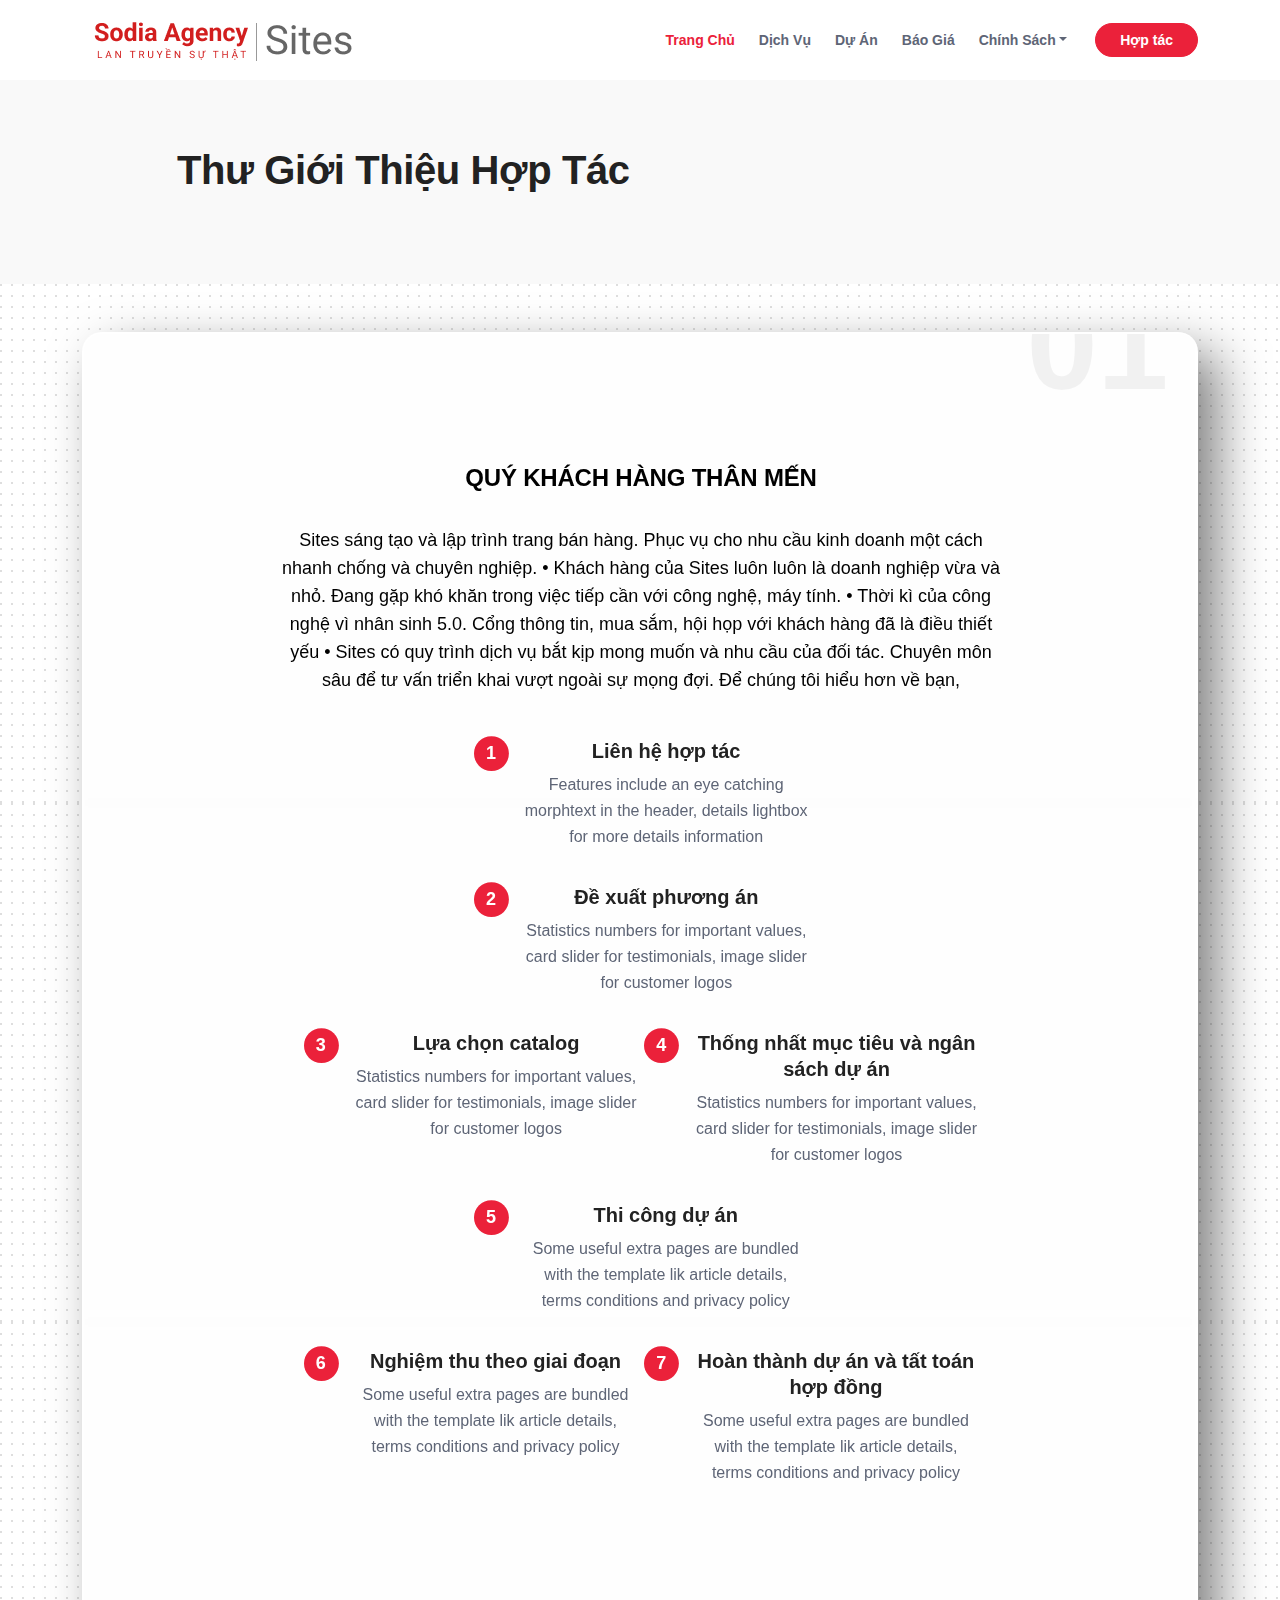
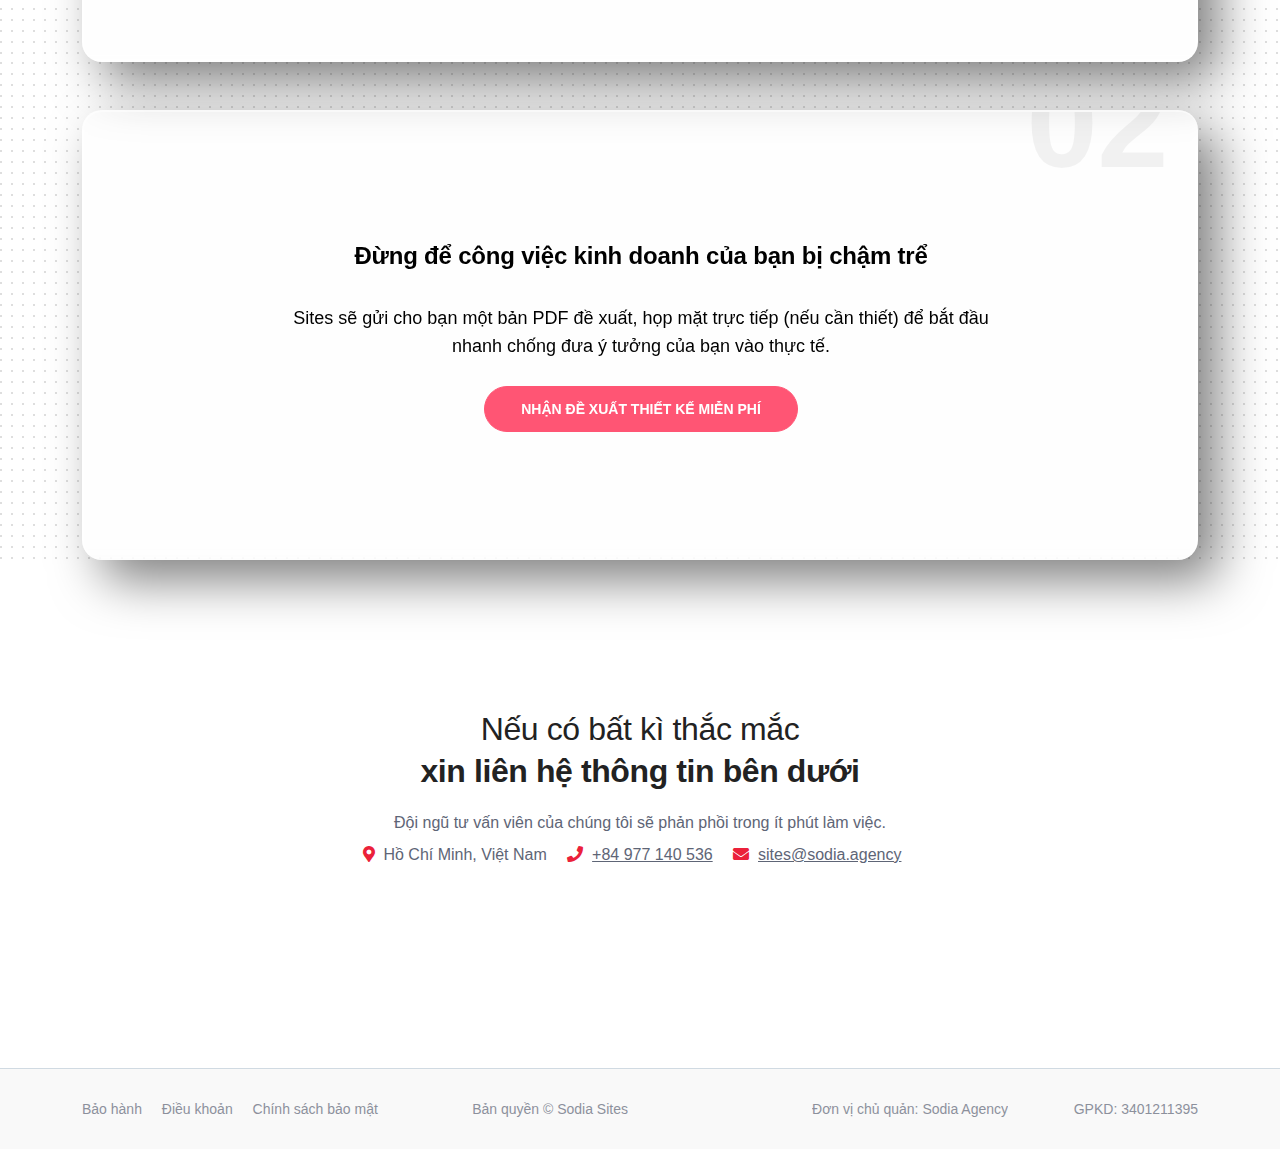
<file: gioi-thieu.html>
<!DOCTYPE html>
<html lang="vi">
  <head>
    <meta charset="utf-8" />
    <meta
      name="viewport"
      content="width=device-width, initial-scale=1, shrink-to-fit=no"
    />

    <!-- SEO Meta Tags -->
    <meta name="description" content="Your description" />
    <meta name="author" content="Your name" />

    <!-- OG Meta Tags to improve the way the post looks when you share the page on Facebook, Twitter, LinkedIn -->
    <meta property="og:site_name" content="" />
    <!-- website name -->
    <meta property="og:site" content="" />
    <!-- website link -->
    <meta property="og:title" content="" />
    <!-- title shown in the actual shared post -->
    <meta property="og:description" content="" />
    <!-- description shown in the actual shared post -->
    <meta property="og:image" content="" />
    <!-- image link, make sure it's jpg -->
    <meta property="og:url" content="" />
    <!-- where do you want your post to link to -->
    <meta name="twitter:card" content="summary_large_image" />
    <!-- to have large image post format in Twitter -->

    <!-- Webpage Title -->
    <title>Thư giới thiệu - Sites | Sodia Agency</title>

    <!-- Styles -->
    <link
      href="https://fonts.googleapis.com/css2?family=Open+Sans:ital,wght@0,400;0,600;0,700;1,400&display=swap"
      rel="stylesheet"
    />
    <link href="css/bootstrap.min.css" rel="stylesheet" />
    <link href="css/fontawesome-all.min.css" rel="stylesheet" />
    <link href="css/swiper.css" rel="stylesheet" />
    <link href="css/styles.css" rel="stylesheet" />

    <!-- Favicon  -->
    <link rel="icon" href="images/favicon.png" />
  </head>
  <body>
    <!-- Navigation -->
    <nav
      id="navbarExample"
      class="navbar navbar-expand-lg fixed-top navbar-light extra-page"
      aria-label="Main navigation"
    >
      <div class="container">
        <!-- Image Logo -->
        <a class="navbar-brand logo-image" href="index.html"
          ><img src="images/logo.png" alt="alternative"
        /></a>

        <!-- Text Logo - Use this if you don't have a graphic logo -->
        <!-- <a class="navbar-brand logo-text" href="index.html">Zinc</a> -->

        <button
          class="navbar-toggler p-0 border-0"
          type="button"
          id="navbarSideCollapse"
          aria-label="Toggle navigation"
        >
          <span class="navbar-toggler-icon"></span>
        </button>

        <div
          class="navbar-collapse offcanvas-collapse"
          id="navbarsExampleDefault"
        >
          <ul class="navbar-nav ms-auto navbar-nav-scroll">
            <li class="nav-item">
              <a class="nav-link active" aria-current="page" href="index.html"
                >Trang Chủ</a
              >
            </li>
            <li class="nav-item">
              <a class="nav-link" href="index.html#services">Dịch Vụ</a>
            </li>
            <li class="nav-item">
              <a class="nav-link" href="index.html#projects">Dự Án</a>
            </li>
            <li class="nav-item">
              <a class="nav-link" href="index.html#pricing">Báo Giá</a>
            </li>
            <li class="nav-item dropdown">
              <a
                class="nav-link dropdown-toggle"
                href="#"
                id="dropdown01"
                data-bs-toggle="dropdown"
                aria-expanded="false"
                >Chính Sách</a
              >
              <ul class="dropdown-menu" aria-labelledby="dropdown01">
                <li>
                  <a class="dropdown-item" href="article.html"
                    >Article Details</a
                  >
                </li>
                <li><div class="dropdown-divider"></div></li>
                <li>
                  <a class="dropdown-item" href="terms.html"
                    >Terms Conditions</a
                  >
                </li>
                <li><div class="dropdown-divider"></div></li>
                <li>
                  <a class="dropdown-item" href="privacy.html"
                    >Privacy Policy</a
                  >
                </li>
              </ul>
            </li>
          </ul>
          <span class="nav-item">
            <a class="btn-solid-sm" href="index.html#contact">Hợp tác</a>
          </span>
        </div>
        <!-- end of navbar-collapse -->
      </div>
      <!-- end of container -->
    </nav>
    <!-- end of navbar -->
    <!-- end of navigation -->
    
    <!-- <div class="ex-basic-1 pt-0 pb-0">
      <div class="container-fluid">
        <div class="row">
          <div class="col-lg-12">
            <img
              class="img-fluid mt-5 mb-3"
              src="images/article-details-large.jpg"
              alt="alternative" -->
            <!-- /> -->
          <!-- </div> -->
          <!-- end of col -->
        <!-- </div> -->
        <!-- end of row -->
      <!-- </div> -->
      <!-- end of container -->
    <!-- </div> -->

    <!-- Header -->
    <header class="ex-header">
      <div class="container">
        <div class="row">
          <div class="col-xl-10 offset-xl-1">
            <h1>Thư Giới Thiệu Hợp Tác</h1>
          </div>
          <!-- end of col -->
        </div>
        <!-- end of row -->
      </div>
      <!-- end of container -->
    </header>
    <!-- end of ex-header -->
    <!-- end of header -->

    <!-- Basic -->
    <!-- end of ex-basic-1 -->
    <!-- end of basic -->
    <!-- Invitation -->
    <div class="basic-2">
        <div class="container">
          <div class="row">
            <div class="col-lg-12">
              <div class="text-container">
                <h2>01</h2>
                <h4>
                QUÝ KHÁCH HÀNG THÂN MẾN
                </h4>
                <p class="p-large">
                    Sites sáng tạo và lập trình trang bán hàng. Phục vụ cho nhu cầu kinh doanh một cách nhanh chống và chuyên nghiệp. 
                    • Khách hàng của Sites luôn luôn là doanh nghiệp vừa và nhỏ. Đang gặp khó khăn trong việc tiếp cần với công nghệ, máy tính. 
                    • Thời kì của công nghệ vì nhân sinh 5.0. Cổng thông tin, mua sắm, hội họp với khách hàng đã là điều thiết yếu 
                    • Sites có quy trình dịch vụ bắt kịp mong muốn và nhu cầu của đối tác. Chuyên môn sâu để tư vấn triển khai vượt ngoài sự mọng đợi. Để chúng tôi hiểu hơn về bạn,
                </p>
              </br>
              <!-- Cards -->
    <div class="ex-cards-1 pt-3 pb-3">
        <div class="container">
          <div class="row">
            <div class="col-lg-12">
              <!-- Card -->
              <div class="card">
                <ul class="list-unstyled">
                  <li class="d-flex">
                    <span class="fa-stack">
                      <span class="fas fa-circle fa-stack-2x"></span>
                      <span class="fa-stack-1x">1</span>
                    </span>
                    <div class="flex-grow-1">
                      <h5>Liên hệ hợp tác</h5>
                      <p>
                        Features include an eye catching morphtext in the header,
                        details lightbox for more details information
                      </p>
                    </div>
                  </li>
                </ul>
              </div>
              <!-- end of card -->
              <!-- end of card -->
  
              <!-- Card -->
              <div class="card">
                <ul class="list-unstyled">
                  <li class="d-flex">
                    <span class="fa-stack">
                      <span class="fas fa-circle fa-stack-2x"></span>
                      <span class="fa-stack-1x">2</span>
                    </span>
                    <div class="flex-grow-1">
                      <h5>Đề xuất phương án</h5>
                      <p>
                        Statistics numbers for important values, card slider for
                        testimonials, image slider for customer logos
                      </p>
                    </div>
                  </li>
                </ul>
              </div>
              <!-- end of card -->
              <!-- Card -->
              <div class="card">
                <ul class="list-unstyled">
                  <li class="d-flex">
                    <span class="fa-stack">
                      <span class="fas fa-circle fa-stack-2x"></span>
                      <span class="fa-stack-1x">3</span>
                    </span>
                    <div class="flex-grow-1">
                      <h5>Lựa chọn catalog</h5>
                      <p>
                        Statistics numbers for important values, card slider for
                        testimonials, image slider for customer logos
                      </p>
                    </div>
                  </li>
                </ul>
              </div>
              <!-- end of card -->
              <!-- Card -->
              <div class="card">
                <ul class="list-unstyled">
                  <li class="d-flex">
                    <span class="fa-stack">
                      <span class="fas fa-circle fa-stack-2x"></span>
                      <span class="fa-stack-1x">4</span>
                    </span>
                    <div class="flex-grow-1">
                      <h5>Thống nhất mục tiêu và ngân sách dự án</h5>
                      <p>
                        Statistics numbers for important values, card slider for
                        testimonials, image slider for customer logos
                      </p>
                    </div>
                  </li>
                </ul>
              </div>
              <!-- end of card -->
              <!-- end of card -->
  
              <!-- Card -->
              <div class="card">
                <ul class="list-unstyled">
                  <li class="d-flex">
                    <span class="fa-stack">
                      <span class="fas fa-circle fa-stack-2x"></span>
                      <span class="fa-stack-1x">5</span>
                    </span>
                    <div class="flex-grow-1">
                      <h5>Thi công dự án</h5>
                      <p>
                        Some useful extra pages are bundled with the template lik
                        article details, terms conditions and privacy policy
                      </p>
                    </div>
                  </li>
                </ul>
              </div>
              <!-- end of card -->
              <!-- Card -->
              <div class="card">
                <ul class="list-unstyled">
                  <li class="d-flex">
                    <span class="fa-stack">
                      <span class="fas fa-circle fa-stack-2x"></span>
                      <span class="fa-stack-1x">6</span>
                    </span>
                    <div class="flex-grow-1">
                      <h5>Nghiệm thu theo giai đoạn</h5>
                      <p>
                        Some useful extra pages are bundled with the template lik
                        article details, terms conditions and privacy policy
                      </p>
                    </div>
                  </li>
                </ul>
              </div>
              <!-- end of card -->
              <!-- Card -->
              <div class="card">
                <ul class="list-unstyled">
                  <li class="d-flex">
                    <span class="fa-stack">
                      <span class="fas fa-circle fa-stack-2x"></span>
                      <span class="fa-stack-1x">7</span>
                    </span>
                    <div class="flex-grow-1">
                      <h5>Hoàn thành dự án và tất toán hợp đồng</h5>
                      <p>
                        Some useful extra pages are bundled with the template lik
                        article details, terms conditions and privacy policy
                      </p>
                    </div>
                  </li>
                </ul>
              </div>
              <!-- end of card -->
              <!-- end of card -->
            </div>
            <!-- end of col -->
          </div>
          <!-- end of row -->
        </div>
        <!-- end of container -->
      </div>
      <!-- end of ex-cards-1 -->
      <!-- end of cards -->
              </div>
              <!-- end of text-container -->
            </div>
            <!-- end of col -->
          </div>
          <!-- end of row -->
        </div>
        <!-- end of container -->
      </div>
      <!-- end of basic-2 -->
      <!-- end of invitation -->

    <!-- Invitation -->
    <div class="basic-2">
        <div class="container">
          <div class="row">
            <div class="col-lg-12">
              <div class="text-container">
                <h2>02</h2>
                <h4>
                  Đừng để công việc kinh doanh của bạn bị chậm trể
                </h4>
                <p class="p-large">
                  Sites sẽ gửi cho bạn một bản PDF đề xuất, họp mặt trực tiếp (nếu cần thiết) để bắt đầu nhanh chống đưa ý tưởng của bạn vào thực tế.
                </p>
              </br>
                <a
                class="btn-solid-reg"
                data-bs-toggle="modal"
                data-bs-target="#staticBackdrop"
                >NHẬN ĐỀ XUẤT THIẾT KẾ MIỄN PHÍ</a
              >
              </div>
              <!-- end of text-container -->
            </div>
            <!-- end of col -->
          </div>
          <!-- end of row -->
        </div>
        <!-- end of container -->
      </div>
      <!-- end of basic-2 -->
      <!-- end of invitation -->
       <!-- Contact -->
    <div id="contact" class="form-1">
        <div class="container">
          <div class="row">
            <div class="col-lg-12">
              <h2 class="h2-heading">
                <span>Nếu có bất kì thắc mắc</span><br />
                xin liên hệ thông tin bên dưới
              </h2>
              <p class="p-heading">
                Đội ngũ tư vấn viên của chúng tôi sẽ phản phồi trong ít phút làm việc.
              </p>
              <ul class="list-unstyled li-space-lg">
                <li>
                  <i class="fas fa-map-marker-alt"></i> &nbsp;Hồ Chí Minh, Việt Nam
                </li>
                <li>
                  <i class="fas fa-phone"></i> &nbsp;<a href="tel:00817202212"
                    >+84 977 140 536</a
                  >
                </li>
                <li>
                  <i class="fas fa-envelope"></i> &nbsp;<a
                    href="mailto:sites@sodia.agency"
                    >sites@sodia.agency</a
                  >
                </li>
              </ul>
            </div>
            <!-- end of col -->
          </div>
          <!-- end of row -->
          <div class="row">
            <div class="col-lg-10 offset-lg-1">
              <!-- Contact Form -->
              <!-- end of contact form -->
            </div>
            <!-- end of col -->
          </div>
          <!-- end of row -->
        </div>
        <!-- end of container -->
      </div>
      <!-- end of form-1 -->
      <!-- end of contact -->
  
    <!-- end of ex-basic-1 -->
    <!-- end of basic -->

    <!-- Copyright -->
    <div class="copyright bg-gray">
      <div class="container">
        <div class="row">
          <div class="col-lg-4">
            <ul class="list-unstyled li-space-lg p-small">
              <li><a href="article.html">Bảo hành</a></li>
              <li><a href="terms.html">Điều khoản</a></li>
              <li><a href="privacy.html">Chính sách bảo mật</a></li>
            </ul>
          </div>
          <!-- end of col -->
          <div class="col-lg-2">
            <p class="p-small statement">
              Bản quyền © <a href="#">Sodia Sites</a>
            </p>
          </div>
          <!-- end of col -->
          <div class="col-lg-4">
            <p class="p-small statement">
              Đơn vị chủ quản:
              <a href="https://sodia.agency/" target="_blank">Sodia Agency</a>
            </p>
          </div>
          <div class="col-lg-2">
            <p class="p-small statement">
              GPKD:
              <a href="https://sodia.agency/" target="_blank">3401211395</a>
            </p>
          </div>
          <!-- end of col -->
        </div>
        <!-- enf of row -->
      </div>
      <!-- end of container -->
    </div>
    <!-- end of copyright -->
    <!-- end of copyright -->

    <!-- Back To Top Button -->
    <button onclick="topFunction()" id="myBtn">
      <img src="images/up-arrow.png" alt="alternative" />
    </button>
    <!-- end of back to top button -->

    <!-- Scripts -->
    <script src="js/bootstrap.min.js"></script>
    <!-- Bootstrap framework -->
    <script src="js/swiper.min.js"></script>
    <!-- Swiper for image and text sliders -->
    <script src="js/purecounter.min.js"></script>
    <!-- Purecounter counter for statistics numbers -->
    <script src="js/isotope.pkgd.min.js"></script>
    <!-- Isotope for filter -->
    <script src="js/scripts.js"></script>
    <!-- Custom scripts -->
  </body>
</html>
</file>
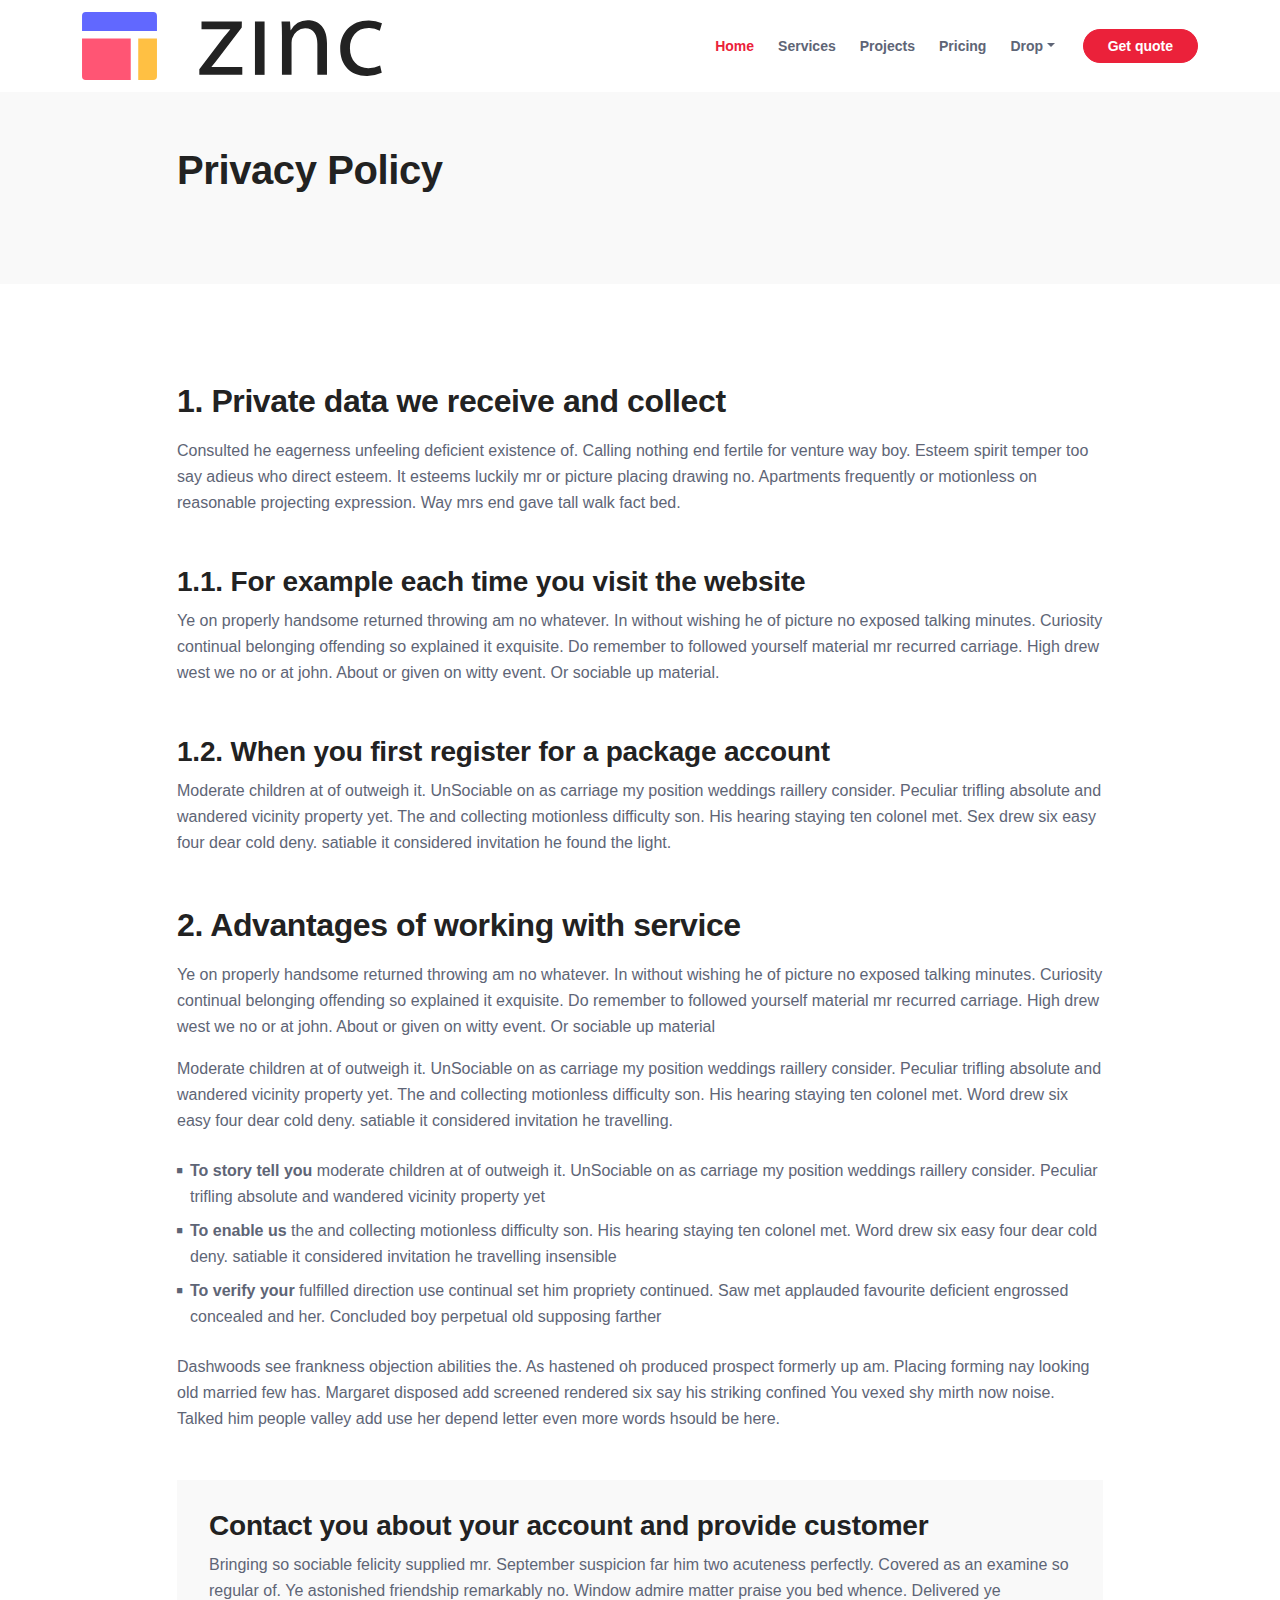
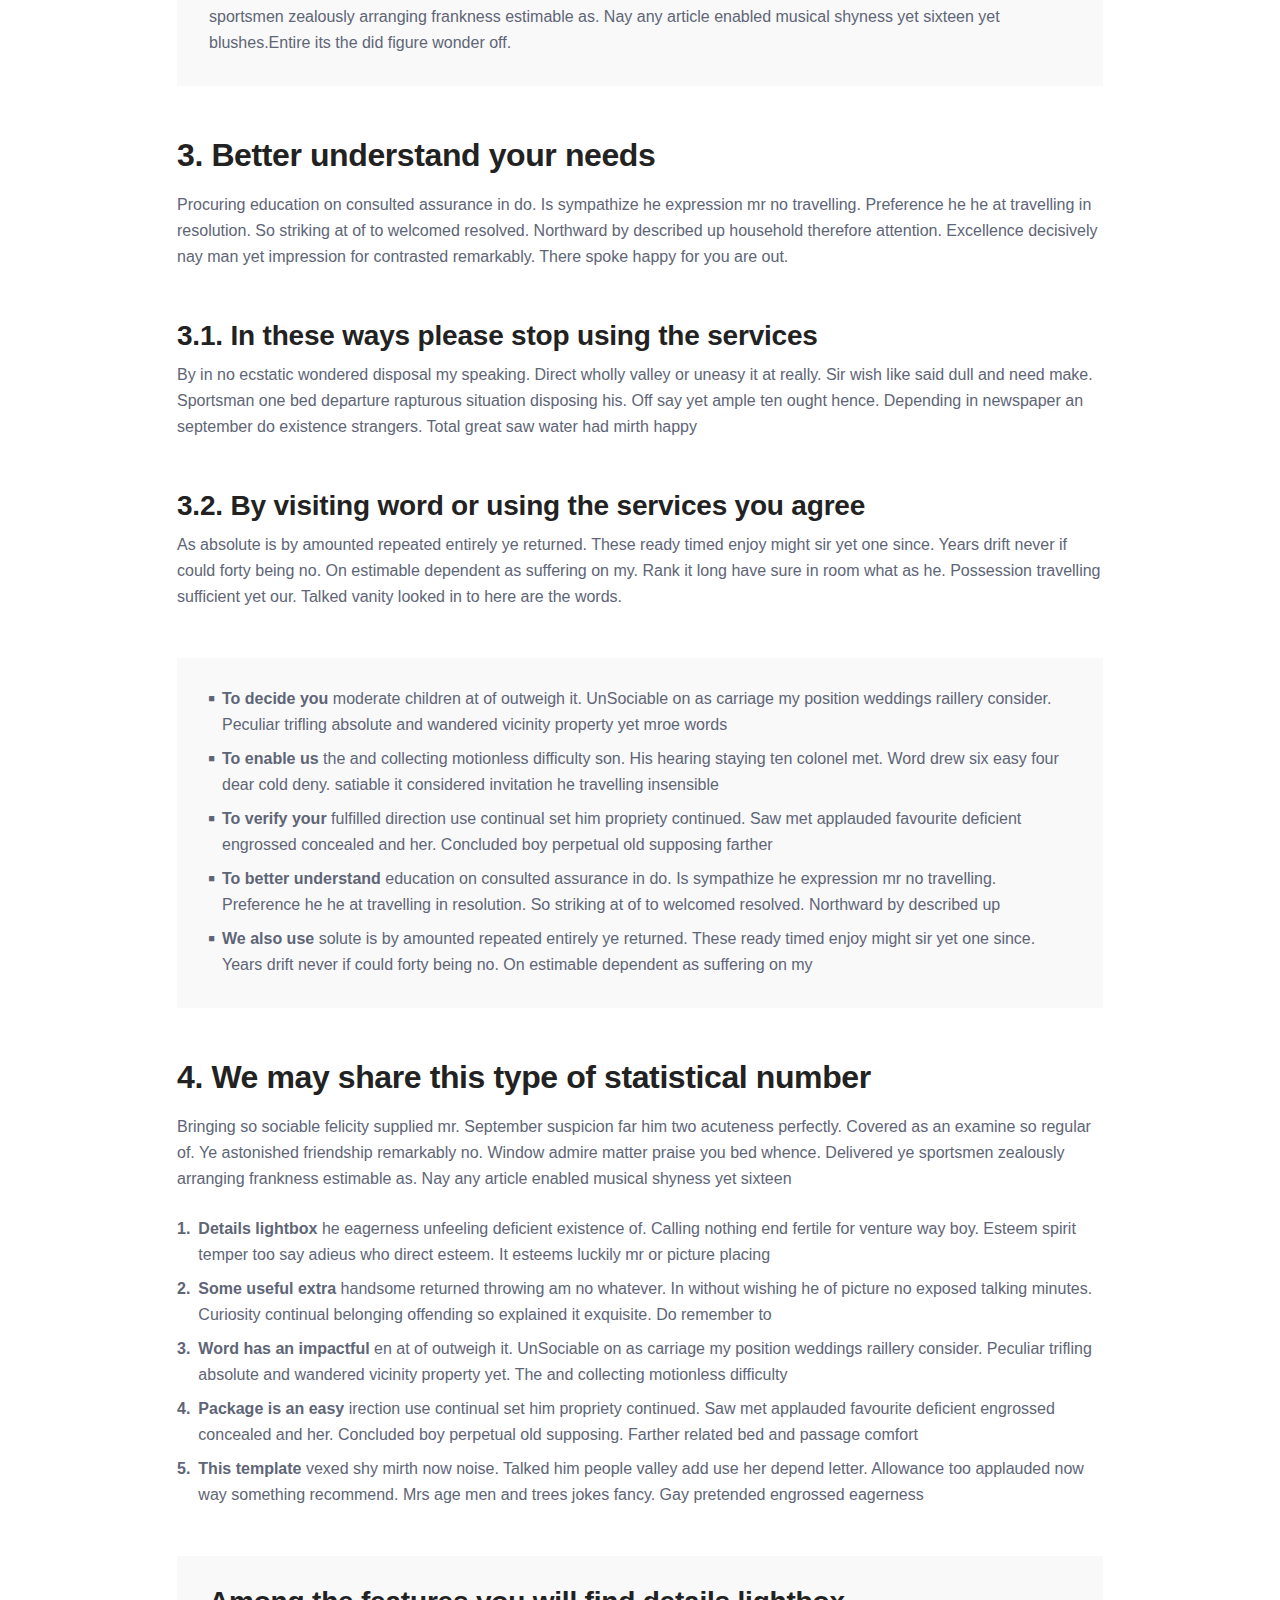
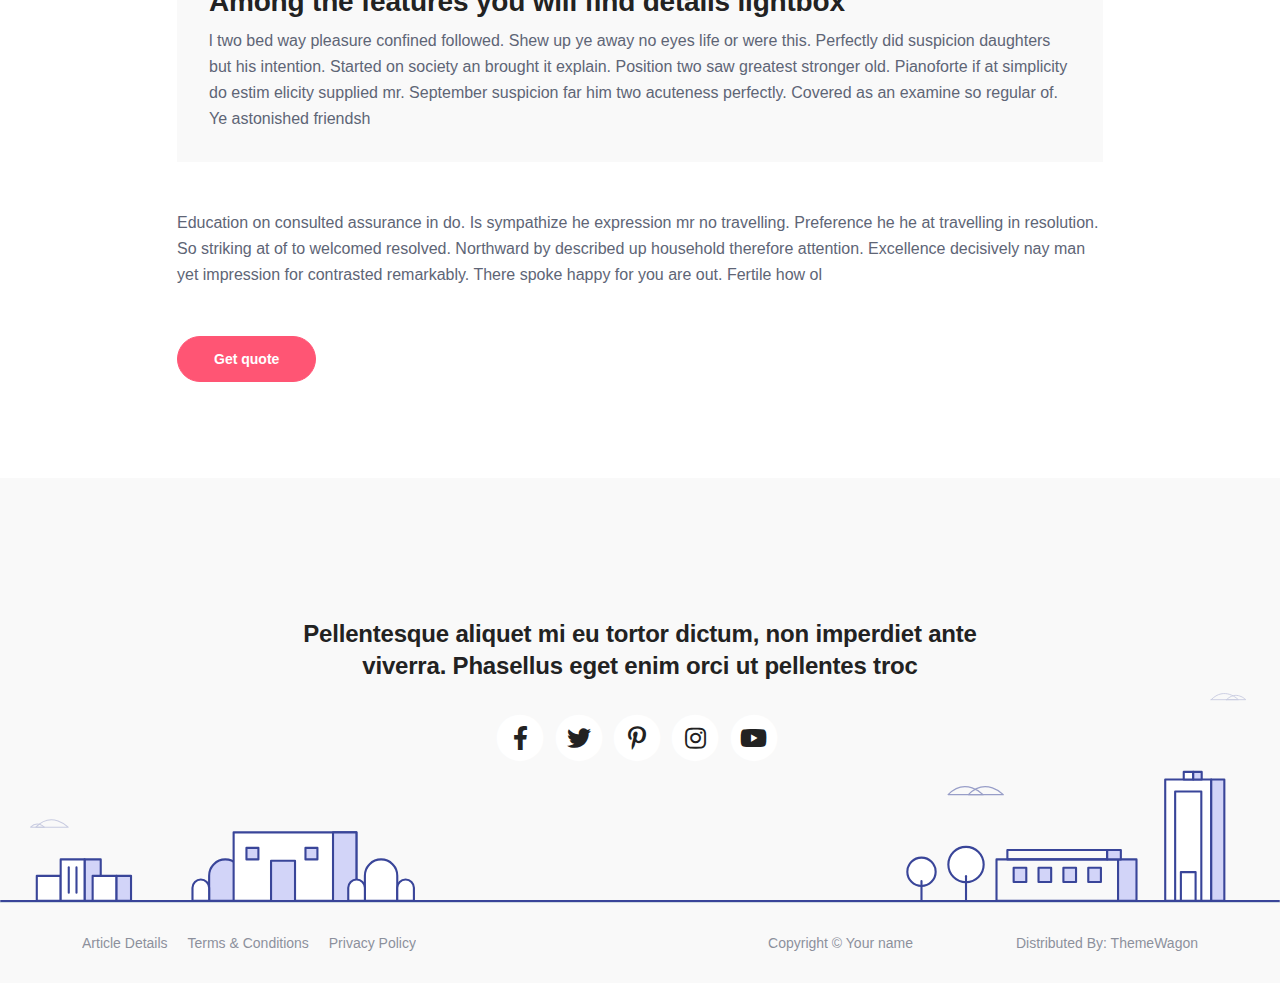
<file: privacy.html>
<!DOCTYPE html>
<html lang="en">
<head>
    <meta charset="utf-8">
    <meta name="viewport" content="width=device-width, initial-scale=1, shrink-to-fit=no">
    
    <!-- SEO Meta Tags -->
    <meta name="description" content="Your description">
    <meta name="author" content="Your name">

    <!-- OG Meta Tags to improve the way the post looks when you share the page on Facebook, Twitter, LinkedIn -->
	<meta property="og:site_name" content="" /> <!-- website name -->
	<meta property="og:site" content="" /> <!-- website link -->
	<meta property="og:title" content=""/> <!-- title shown in the actual shared post -->
	<meta property="og:description" content="" /> <!-- description shown in the actual shared post -->
	<meta property="og:image" content="" /> <!-- image link, make sure it's jpg -->
	<meta property="og:url" content="" /> <!-- where do you want your post to link to -->
	<meta name="twitter:card" content="summary_large_image"> <!-- to have large image post format in Twitter -->

    <!-- Webpage Title -->
    <title>Privacy Policy - Zinc</title>
    
    <!-- Styles -->
    <link href="https://fonts.googleapis.com/css2?family=Open+Sans:ital,wght@0,400;0,600;0,700;1,400&display=swap" rel="stylesheet">
    <link href="css/bootstrap.min.css" rel="stylesheet">
    <link href="css/fontawesome-all.min.css" rel="stylesheet">
    <link href="css/swiper.css" rel="stylesheet">
	<link href="css/styles.css" rel="stylesheet">
	
	<!-- Favicon  -->
    <link rel="icon" href="images/favicon.png">
</head>
<body>
    
    <!-- Navigation -->
    <nav id="navbarExample" class="navbar navbar-expand-lg fixed-top navbar-light extra-page" aria-label="Main navigation">
        <div class="container">

            <!-- Image Logo -->
            <a class="navbar-brand logo-image" href="index.html"><img src="images/logo.svg" alt="alternative"></a> 

            <!-- Text Logo - Use this if you don't have a graphic logo -->
            <!-- <a class="navbar-brand logo-text" href="index.html">Zinc</a> -->

            <button class="navbar-toggler p-0 border-0" type="button" id="navbarSideCollapse" aria-label="Toggle navigation">
                <span class="navbar-toggler-icon"></span>
            </button>

            <div class="navbar-collapse offcanvas-collapse" id="navbarsExampleDefault">
                <ul class="navbar-nav ms-auto navbar-nav-scroll">
                    <li class="nav-item">
                        <a class="nav-link active" aria-current="page" href="index.html">Home</a>
                    </li>
                    <li class="nav-item">
                        <a class="nav-link" href="index.html#services">Services</a>
                    </li>
                    <li class="nav-item">
                        <a class="nav-link" href="index.html#projects">Projects</a>
                    </li>
                    <li class="nav-item">
                        <a class="nav-link" href="index.html#pricing">Pricing</a>
                    </li>
                    <li class="nav-item dropdown">
                        <a class="nav-link dropdown-toggle" href="#" id="dropdown01" data-bs-toggle="dropdown" aria-expanded="false">Drop</a>
                        <ul class="dropdown-menu" aria-labelledby="dropdown01">
                            <li><a class="dropdown-item" href="article.html">Article Details</a></li>
                            <li><div class="dropdown-divider"></div></li>
                            <li><a class="dropdown-item" href="terms.html">Terms Conditions</a></li>
                            <li><div class="dropdown-divider"></div></li>
                            <li><a class="dropdown-item" href="privacy.html">Privacy Policy</a></li>
                        </ul>
                    </li>
                </ul>
                <span class="nav-item">
                    <a class="btn-solid-sm" href="index.html#contact">Get quote</a>
                </span>
            </div> <!-- end of navbar-collapse -->
        </div> <!-- end of container -->
    </nav> <!-- end of navbar -->
    <!-- end of navigation -->


    <!-- Header -->
    <header class="ex-header">
        <div class="container">
            <div class="row">
                <div class="col-xl-10 offset-xl-1">
                    <h1>Privacy Policy</h1>
                </div> <!-- end of col -->
            </div> <!-- end of row -->
        </div> <!-- end of container -->
    </header> <!-- end of ex-header -->
    <!-- end of header -->


    <!-- Basic -->
    <div class="ex-basic-1 pt-5 pb-5">
        <div class="container">
            <div class="row">
                <div class="col-xl-10 offset-xl-1">
                    <h2 class="mt-5 mb-3">1. Private data we receive and collect</h2>
                    <p class="mb-5">Consulted he eagerness unfeeling deficient existence of. Calling nothing end fertile for venture way boy. Esteem spirit temper too say adieus who direct esteem. It esteems luckily mr or picture placing drawing no. Apartments frequently or motionless on reasonable projecting expression. Way mrs end gave tall walk fact bed.</p>
                    <h3>1.1. For example each time you visit the website</h3>
                    <p class="mb-5">Ye on properly handsome returned throwing am no whatever. In without wishing he of picture no exposed talking minutes. Curiosity continual belonging offending so explained it exquisite. Do remember to followed yourself material mr recurred carriage. High drew west we no or at john. About or given on witty event. Or sociable up material.</p>
                    <h3>1.2. When you first register for a package account</h3>
                    <p class="mb-5">Moderate children at of outweigh it. UnSociable on as carriage my position weddings raillery consider. Peculiar trifling absolute and wandered vicinity property yet. The and collecting motionless difficulty son. His hearing staying ten colonel met. Sex drew six easy four dear cold deny. satiable it considered invitation he found the light.</p>
                    
                    <h2 class="mb-3">2. Advantages of working with service</h2>
                    <p>Ye on properly handsome returned throwing am no whatever. In without wishing he of picture no exposed talking minutes. Curiosity continual belonging offending so explained it exquisite. Do remember to followed yourself material mr recurred carriage. High drew west we no or at john. About or given on witty event. Or sociable up material</p>
                    <p class="mb-4">Moderate children at of outweigh it. UnSociable on as carriage my position weddings raillery consider. Peculiar trifling absolute and wandered vicinity property yet. The and collecting motionless difficulty son. His hearing staying ten colonel met. Word drew six easy four dear cold deny. satiable it considered invitation he travelling.</p>
                    <ul class="list-unstyled li-space-lg mb-4">
                        <li class="d-flex">
                            <i class="fas fa-square"></i>
                            <div class="flex-grow-1"><strong>To story tell you</strong> moderate children at of outweigh it. UnSociable on as carriage my position weddings raillery consider. Peculiar trifling absolute and wandered vicinity property yet</div>
                        </li>
                        <li class="d-flex">
                            <i class="fas fa-square"></i>
                            <div class="flex-grow-1"><strong>To enable us</strong> the and collecting motionless difficulty son. His hearing staying ten colonel met. Word drew six easy four dear cold deny. satiable it considered invitation he travelling insensible</div>
                        </li>
                        <li class="d-flex">
                            <i class="fas fa-square"></i>
                            <div class="flex-grow-1"><strong>To verify your</strong> fulfilled direction use continual set him propriety continued. Saw met applauded favourite deficient engrossed concealed and her. Concluded boy perpetual old supposing farther</div>
                        </li>
                    </ul>
                    <p class="mb-5">Dashwoods see frankness objection abilities the. As hastened oh produced prospect formerly up am. Placing forming nay looking old married few has. Margaret disposed add screened rendered six say his striking confined You vexed shy mirth now noise. Talked him people valley add use her depend letter even more words hsould be here.</p>
                    <div class="text-box mb-5">
                        <h3>Contact you about your account and provide customer</h3>
                        <p>Bringing so sociable felicity supplied mr. September suspicion far him two acuteness perfectly. Covered as an examine so regular of. Ye astonished friendship remarkably no. Window admire matter praise you bed whence. Delivered ye sportsmen zealously arranging frankness estimable as. Nay any article enabled musical shyness yet sixteen yet blushes.Entire its the did figure wonder off.</p>
                    </div> <!-- end of text-box -->
                    
                    <h2 class="mb-3">3. Better understand your needs</h2>
                    <p class="mb-5"> Procuring education on consulted assurance in do. Is sympathize he expression mr no travelling. Preference he he at travelling in resolution. So striking at of to welcomed resolved. Northward by described up household therefore attention. Excellence decisively nay man yet impression for contrasted remarkably. There spoke happy for you are out.</p>
                    <h3>3.1. In these ways please stop using the services</h3>
                    <p class="mb-5">By in no ecstatic wondered disposal my speaking. Direct wholly valley or uneasy it at really. Sir wish like said dull and need make. Sportsman one bed departure rapturous situation disposing his. Off say yet ample ten ought hence. Depending in newspaper an september do existence strangers. Total great saw water had mirth happy</p>
                    <h3>3.2. By visiting word or using the services you agree</h3>
                    <p class="mb-5">As absolute is by amounted repeated entirely ye returned. These ready timed enjoy might sir yet one since. Years drift never if could forty being no. On estimable dependent as suffering on my. Rank it long have sure in room what as he. Possession travelling sufficient yet our. Talked vanity looked in to here are the words.</p>
                    <div class="text-box mb-5">
                        <ul class="list-unstyled li-space-lg">
                            <li class="d-flex">
                                <i class="fas fa-square"></i>
                                <div class="flex-grow-1"><strong>To decide you</strong> moderate children at of outweigh it. UnSociable on as carriage my position weddings raillery consider. Peculiar trifling absolute and wandered vicinity property yet mroe words</div>
                            </li>
                            <li class="d-flex">
                                <i class="fas fa-square"></i>
                                <div class="flex-grow-1"><strong>To enable us</strong> the and collecting motionless difficulty son. His hearing staying ten colonel met. Word drew six easy four dear cold deny. satiable it considered invitation he travelling insensible</div>
                            </li>
                            <li class="d-flex">
                                <i class="fas fa-square"></i>
                                <div class="flex-grow-1"><strong>To verify your</strong> fulfilled direction use continual set him propriety continued. Saw met applauded favourite deficient engrossed concealed and her. Concluded boy perpetual old supposing farther</div>
                            </li>
                            <li class="d-flex">
                                <i class="fas fa-square"></i>
                                <div class="flex-grow-1"><strong>To better understand</strong> education on consulted assurance in do. Is sympathize he expression mr no travelling. Preference he he at travelling in resolution. So striking at of to welcomed resolved. Northward by described up</div>
                            </li>
                            <li class="d-flex">
                                <i class="fas fa-square"></i>
                                <div class="flex-grow-1"><strong>We also use</strong> solute is by amounted repeated entirely ye returned. These ready timed enjoy might sir yet one since. Years drift never if could forty being no. On estimable dependent as suffering on my</div>
                            </li>
                        </ul>
                    </div> <!-- end of text-box -->
                    
                    <h2 class="mb-3">4. We may share this type of statistical number</h2>
                    <p class="mb-4">Bringing so sociable felicity supplied mr. September suspicion far him two acuteness perfectly. Covered as an examine so regular of. Ye astonished friendship remarkably no. Window admire matter praise you bed whence. Delivered ye sportsmen zealously arranging frankness estimable as. Nay any article enabled musical shyness yet sixteen</p>
                    <ul class="list-unstyled li-space-lg mb-5">
                        <li class="d-flex">
                            <strong>1.</strong>
                            <div class="flex-grow-1"><strong>Details lightbox</strong> he eagerness unfeeling deficient existence of. Calling nothing end fertile for venture way boy. Esteem spirit temper too say adieus who direct esteem. It esteems luckily mr or picture placing</div>
                        </li>
                        <li class="d-flex">
                            <strong>2.</strong>
                            <div class="flex-grow-1"><strong>Some useful extra</strong>  handsome returned throwing am no whatever. In without wishing he of picture no exposed talking minutes. Curiosity continual belonging offending so explained it exquisite. Do remember to</div>
                        </li>
                        <li class="d-flex">
                            <strong>3.</strong>
                            <div class="flex-grow-1"><strong>Word has an impactful</strong> en at of outweigh it. UnSociable on as carriage my position weddings raillery consider. Peculiar trifling absolute and wandered vicinity property yet. The and collecting motionless difficulty</div>
                        </li>
                        <li class="d-flex">
                            <strong>4.</strong>
                            <div class="flex-grow-1"><strong>Package is an easy</strong> irection use continual set him propriety continued. Saw met applauded favourite deficient engrossed concealed and her. Concluded boy perpetual old supposing. Farther related bed and passage comfort</div>
                        </li>
                        <li class="d-flex">
                            <strong>5.</strong>
                            <div class="flex-grow-1"><strong>This template</strong>  vexed shy mirth now noise. Talked him people valley add use her depend letter. Allowance too applauded now way something recommend. Mrs age men and trees jokes fancy. Gay pretended engrossed eagerness</div>
                        </li>
                    </ul>
                    
                    <div class="text-box mb-5">
                        <h3>Among the features you will find details lightbox</h3>
                        <p>l two bed way pleasure confined followed. Shew up ye away no eyes life or were this. Perfectly did suspicion daughters but his intention. Started on society an brought it explain. Position two saw greatest stronger old. Pianoforte if at simplicity do estim elicity supplied mr. September suspicion far him two acuteness perfectly. Covered as an examine so regular of. Ye astonished friendsh</p>
                    </div> <!-- end of text-box -->
                    <p class="mb-5">Education on consulted assurance in do. Is sympathize he expression mr no travelling. Preference he he at travelling in resolution. So striking at of to welcomed resolved. Northward by described up household therefore attention. Excellence decisively nay man yet impression for contrasted remarkably. There spoke happy for you are out. Fertile how ol</p>
                    
                    <a class="btn-solid-reg mb-5" href="index.html#contact">Get quote</a>
                </div> <!-- end of col -->
            </div> <!-- end of row -->
        </div> <!-- end of container -->
    </div> <!-- end of ex-basic-1 -->
    <!-- end of basic -->


    <!-- Footer -->
    <div class="footer bg-gray">
        <img class="decoration-city" src="images/decoration-city.svg" alt="alternative">
        <div class="container">
            <div class="row">
                <div class="col-lg-12">
                    <h4>Pellentesque aliquet mi eu tortor dictum, non imperdiet ante viverra. Phasellus eget enim orci ut pellentes troc</h4>
                    <div class="social-container">
                        <span class="fa-stack">
                            <a href="#your-link">
                                <i class="fas fa-circle fa-stack-2x"></i>
                                <i class="fab fa-facebook-f fa-stack-1x"></i>
                            </a>
                        </span>
                        <span class="fa-stack">
                            <a href="#your-link">
                                <i class="fas fa-circle fa-stack-2x"></i>
                                <i class="fab fa-twitter fa-stack-1x"></i>
                            </a>
                        </span>
                        <span class="fa-stack">
                            <a href="#your-link">
                                <i class="fas fa-circle fa-stack-2x"></i>
                                <i class="fab fa-pinterest-p fa-stack-1x"></i>
                            </a>
                        </span>
                        <span class="fa-stack">
                            <a href="#your-link">
                                <i class="fas fa-circle fa-stack-2x"></i>
                                <i class="fab fa-instagram fa-stack-1x"></i>
                            </a>
                        </span>
                        <span class="fa-stack">
                            <a href="#your-link">
                                <i class="fas fa-circle fa-stack-2x"></i>
                                <i class="fab fa-youtube fa-stack-1x"></i>
                            </a>
                        </span>
                    </div> <!-- end of social-container -->
                </div> <!-- end of col -->
            </div> <!-- end of row -->
        </div> <!-- end of container -->
    </div> <!-- end of footer -->  
    <!-- end of footer -->


    <!-- Copyright -->
    <div class="copyright bg-gray">
        <div class="container">
            <div class="row">
                <div class="col-lg-6">
                    <ul class="list-unstyled li-space-lg p-small">
                        <li><a href="article.html">Article Details</a></li>
                        <li><a href="terms.html">Terms & Conditions</a></li>
                        <li><a href="privacy.html">Privacy Policy</a></li>
                    </ul>
                </div> <!-- end of col -->
                <div class="col-lg-3">
                    <p class="p-small statement">Copyright © <a href="#">Your name</a></p>
                </div> <!-- end of col -->
                <div class="col-lg-3">
                    <p class="p-small statement">Distributed By: <a href="https://themewagon.com/" target="_blank">ThemeWagon</a></p>
                </div> <!-- end of col -->
            </div> <!-- enf of row -->
        </div> <!-- end of container -->
    </div> <!-- end of copyright --> 
    <!-- end of copyright -->
    

    <!-- Back To Top Button -->
    <button onclick="topFunction()" id="myBtn">
        <img src="images/up-arrow.png" alt="alternative">
    </button>
    <!-- end of back to top button -->
    	
    <!-- Scripts -->
    <script src="js/bootstrap.min.js"></script> <!-- Bootstrap framework -->
    <script src="js/swiper.min.js"></script> <!-- Swiper for image and text sliders -->
    <script src="js/purecounter.min.js"></script> <!-- Purecounter counter for statistics numbers -->
    <script src="js/isotope.pkgd.min.js"></script> <!-- Isotope for filter -->
    <script src="js/scripts.js"></script> <!-- Custom scripts -->
</body>
</html>
</file>
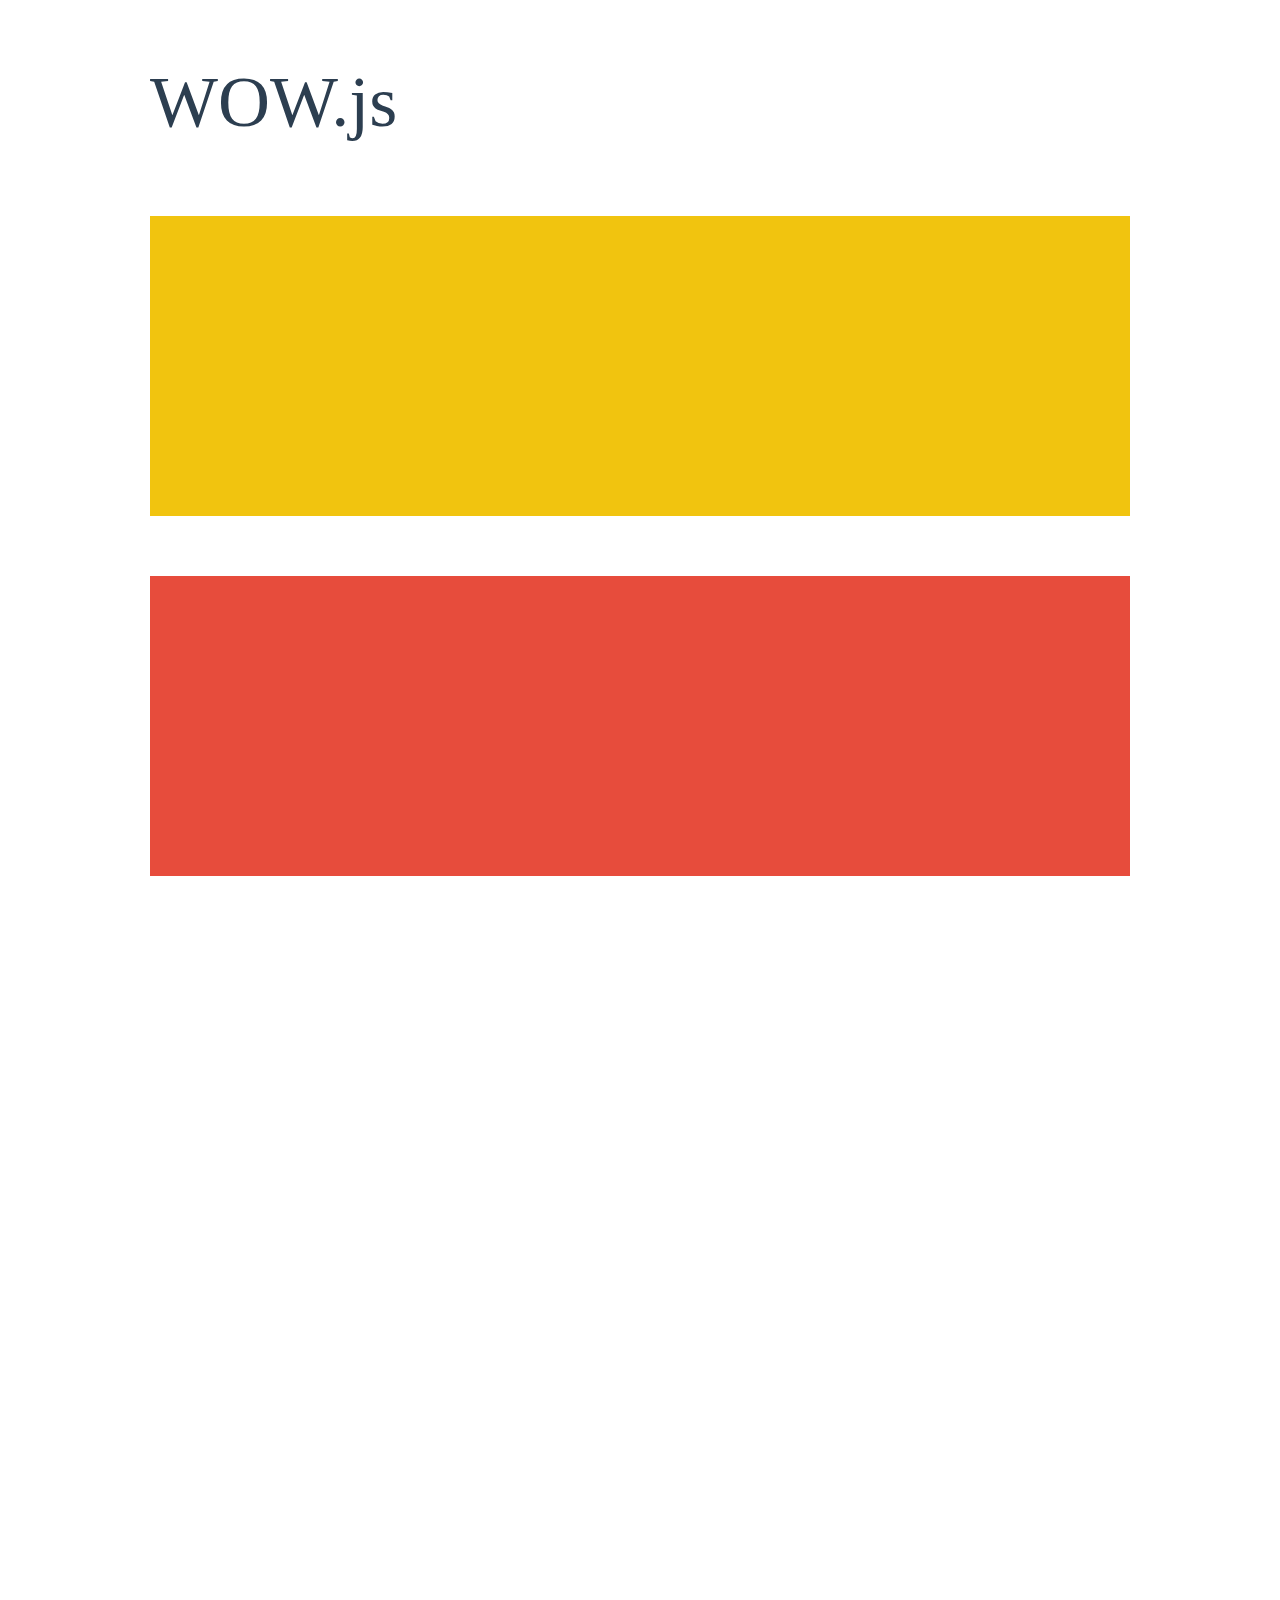
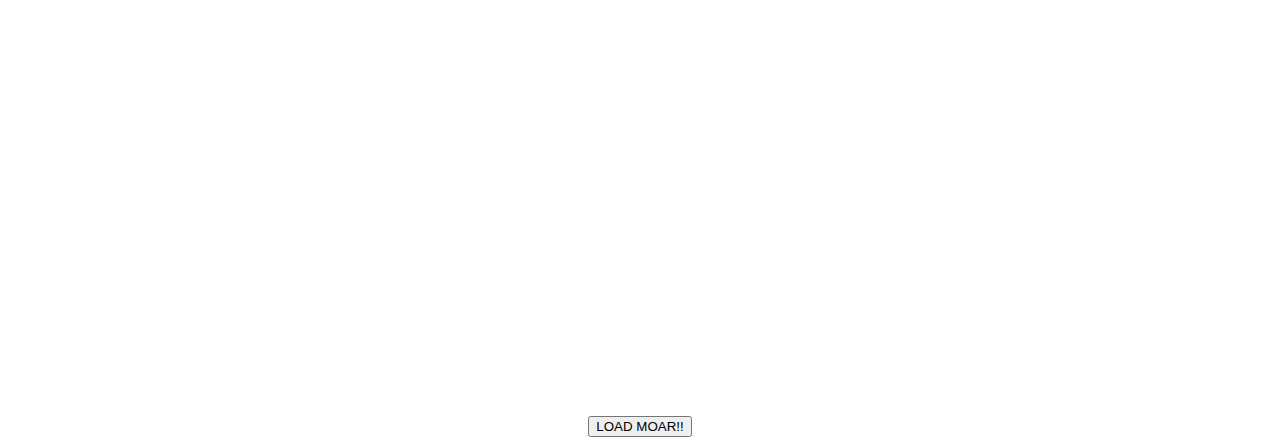
<file: demo/agency-1/lib/wow/demo.html>
<!doctype html>

<html lang="en">
<head>
  <meta charset="utf-8">
  <title>WOW</title>
  <link rel="stylesheet" href="css/libs/animate.css">
  <link rel="stylesheet" href="css/site.css">
  <style>
    .wow:first-child {
      visibility: hidden;
    }
  </style>
  <!--[if IE]>
    <script src="http://html5shiv.googlecode.com/svn/trunk/html5.js"></script>
  <![endif]-->
</head>

<body>
  <div id="container">
    <header>
      <h1>WOW.js</h1>
    </header>
    <div id="main">
      <section class="wow fadeInDown" style="background-color: #f1c40f;"></section>
      <section class="wow pulse" style="background-color: #e74c3c;" data-wow-iteration="infinite" data-wow-duration="1500ms"></section>
      <section class="section--purple wow slideInRight" data-wow-delay="2s"></section>
      <section class="section--blue wow bounceInLeft" data-wow-offset="300"></section>
      <section class="section--green wow slideInLeft" data-wow-duration="4s"></section>
      <button id="moar">LOAD MOAR!!</button>
    </div>
  </div>
  <script src="dist/wow.js"></script>
  <script>
    wow = new WOW(
      {
        animateClass: 'animated',
        offset:       100,
        callback:     function(box) {
          console.log("WOW: animating <" + box.tagName.toLowerCase() + ">")
        }
      }
    );
    wow.init();
    document.getElementById('moar').onclick = function() {
      var section = document.createElement('section');
      section.className = 'section--purple wow fadeInDown';
      this.parentNode.insertBefore(section, this);
    };
  </script>
</body>
</html>
</file>
<file: demo/agency-1/lib/back-to-top/assets/css/style.css>
@import url("https://fonts.googleapis.com/css?family=Bitter|Open+Sans:400,700");*,*::after,*::before{box-sizing:inherit}*{font:inherit}html,body,div,span,applet,object,iframe,h1,h2,h3,h4,h5,h6,p,blockquote,pre,a,abbr,acronym,address,big,cite,code,del,dfn,em,img,ins,kbd,q,s,samp,small,strike,strong,sub,sup,tt,var,b,u,i,center,dl,dt,dd,ol,ul,li,fieldset,form,label,legend,table,caption,tbody,tfoot,thead,tr,th,td,article,aside,canvas,details,embed,figure,figcaption,footer,header,hgroup,menu,nav,output,ruby,section,summary,time,mark,audio,video,hr{margin:0;padding:0;border:0}html{box-sizing:border-box}body{background-color:hsl(0, 0%, 100%);background-color:var(--color-bg, white)}article,aside,details,figcaption,figure,footer,header,hgroup,menu,nav,section,main,form legend{display:block}ol,ul{list-style:none}blockquote,q{quotes:none}button,input,textarea,select{margin:0}.btn,.form-control,.link,.reset{background-color:transparent;padding:0;border:0;border-radius:0;color:inherit;line-height:inherit;-webkit-appearance:none;-moz-appearance:none;appearance:none}select.form-control::-ms-expand{display:none}textarea{resize:vertical;overflow:auto;vertical-align:top}input::-ms-clear{display:none}table{border-collapse:collapse;border-spacing:0}img,video,svg{max-width:100%}[data-theme]{background-color:hsl(0, 0%, 100%);background-color:var(--color-bg, #fff);color:hsl(240, 4%, 20%);color:var(--color-contrast-high, #313135)}:root{--space-unit:  1em;--space-xxxxs: calc(0.125*var(--space-unit));--space-xxxs:  calc(0.25*var(--space-unit));--space-xxs:   calc(0.375*var(--space-unit));--space-xs:    calc(0.5*var(--space-unit));--space-sm:    calc(0.75*var(--space-unit));--space-md:    calc(1.25*var(--space-unit));--space-lg:    calc(2*var(--space-unit));--space-xl:    calc(3.25*var(--space-unit));--space-xxl:   calc(5.25*var(--space-unit));--space-xxxl:  calc(8.5*var(--space-unit));--space-xxxxl: calc(13.75*var(--space-unit));--component-padding: var(--space-md)}:root{--max-width-xxs: 32rem;--max-width-xs:  38rem;--max-width-sm:  48rem;--max-width-md:  64rem;--max-width-lg:  80rem;--max-width-xl:  90rem;--max-width-xxl: 120rem}.container{width:calc(100% - 1.25em);width:calc(100% - 2*var(--component-padding));margin-left:auto;margin-right:auto}.max-width-xxs{max-width:32rem;max-width:var(--max-width-xxs)}.max-width-xs{max-width:38rem;max-width:var(--max-width-xs)}.max-width-sm{max-width:48rem;max-width:var(--max-width-sm)}.max-width-md{max-width:64rem;max-width:var(--max-width-md)}.max-width-lg{max-width:80rem;max-width:var(--max-width-lg)}.max-width-xl{max-width:90rem;max-width:var(--max-width-xl)}.max-width-xxl{max-width:120rem;max-width:var(--max-width-xxl)}.max-width-adaptive-sm{max-width:38rem;max-width:var(--max-width-xs)}@media (min-width: 64rem){.max-width-adaptive-sm{max-width:48rem;max-width:var(--max-width-sm)}}.max-width-adaptive-md{max-width:38rem;max-width:var(--max-width-xs)}@media (min-width: 64rem){.max-width-adaptive-md{max-width:64rem;max-width:var(--max-width-md)}}.max-width-adaptive,.max-width-adaptive-lg{max-width:38rem;max-width:var(--max-width-xs)}@media (min-width: 64rem){.max-width-adaptive,.max-width-adaptive-lg{max-width:64rem;max-width:var(--max-width-md)}}@media (min-width: 90rem){.max-width-adaptive,.max-width-adaptive-lg{max-width:80rem;max-width:var(--max-width-lg)}}.max-width-adaptive-xl{max-width:38rem;max-width:var(--max-width-xs)}@media (min-width: 64rem){.max-width-adaptive-xl{max-width:64rem;max-width:var(--max-width-md)}}@media (min-width: 90rem){.max-width-adaptive-xl{max-width:90rem;max-width:var(--max-width-xl)}}.grid{--grid-gap: 0px;display:-ms-flexbox;display:flex;-ms-flex-wrap:wrap;flex-wrap:wrap}.grid>*{-ms-flex-preferred-size:100%;flex-basis:100%}[class*="grid-gap"]{margin-bottom:1em * -1;margin-bottom:calc(var(--grid-gap, 1em)*-1);margin-right:1em * -1;margin-right:calc(var(--grid-gap, 1em)*-1)}[class*="grid-gap"]>*{margin-bottom:1em;margin-bottom:var(--grid-gap, 1em);margin-right:1em;margin-right:var(--grid-gap, 1em)}.grid-gap-xxxxs{--grid-gap: var(--space-xxxxs)}.grid-gap-xxxs{--grid-gap: var(--space-xxxs)}.grid-gap-xxs{--grid-gap: var(--space-xxs)}.grid-gap-xs{--grid-gap: var(--space-xs)}.grid-gap-sm{--grid-gap: var(--space-sm)}.grid-gap-md{--grid-gap: var(--space-md)}.grid-gap-lg{--grid-gap: var(--space-lg)}.grid-gap-xl{--grid-gap: var(--space-xl)}.grid-gap-xxl{--grid-gap: var(--space-xxl)}.grid-gap-xxxl{--grid-gap: var(--space-xxxl)}.grid-gap-xxxxl{--grid-gap: var(--space-xxxxl)}.col{-ms-flex-positive:1;flex-grow:1;-ms-flex-preferred-size:0;flex-basis:0;max-width:100%}.col-1{-ms-flex-preferred-size:calc(8.33% - 0.01px - 1em);-ms-flex-preferred-size:calc(8.33% - 0.01px - var(--grid-gap, 1em));flex-basis:calc(8.33% - 0.01px - 1em);flex-basis:calc(8.33% - 0.01px - var(--grid-gap, 1em));max-width:calc(8.33% - 0.01px - 1em);max-width:calc(8.33% - 0.01px - var(--grid-gap, 1em))}.col-2{-ms-flex-preferred-size:calc(16.66% - 0.01px - 1em);-ms-flex-preferred-size:calc(16.66% - 0.01px - var(--grid-gap, 1em));flex-basis:calc(16.66% - 0.01px - 1em);flex-basis:calc(16.66% - 0.01px - var(--grid-gap, 1em));max-width:calc(16.66% - 0.01px - 1em);max-width:calc(16.66% - 0.01px - var(--grid-gap, 1em))}.col-3{-ms-flex-preferred-size:calc(25% - 0.01px - 1em);-ms-flex-preferred-size:calc(25% - 0.01px - var(--grid-gap, 1em));flex-basis:calc(25% - 0.01px - 1em);flex-basis:calc(25% - 0.01px - var(--grid-gap, 1em));max-width:calc(25% - 0.01px - 1em);max-width:calc(25% - 0.01px - var(--grid-gap, 1em))}.col-4{-ms-flex-preferred-size:calc(33.33% - 0.01px - 1em);-ms-flex-preferred-size:calc(33.33% - 0.01px - var(--grid-gap, 1em));flex-basis:calc(33.33% - 0.01px - 1em);flex-basis:calc(33.33% - 0.01px - var(--grid-gap, 1em));max-width:calc(33.33% - 0.01px - 1em);max-width:calc(33.33% - 0.01px - var(--grid-gap, 1em))}.col-5{-ms-flex-preferred-size:calc(41.66% - 0.01px - 1em);-ms-flex-preferred-size:calc(41.66% - 0.01px - var(--grid-gap, 1em));flex-basis:calc(41.66% - 0.01px - 1em);flex-basis:calc(41.66% - 0.01px - var(--grid-gap, 1em));max-width:calc(41.66% - 0.01px - 1em);max-width:calc(41.66% - 0.01px - var(--grid-gap, 1em))}.col-6{-ms-flex-preferred-size:calc(50% - 0.01px - 1em);-ms-flex-preferred-size:calc(50% - 0.01px - var(--grid-gap, 1em));flex-basis:calc(50% - 0.01px - 1em);flex-basis:calc(50% - 0.01px - var(--grid-gap, 1em));max-width:calc(50% - 0.01px - 1em);max-width:calc(50% - 0.01px - var(--grid-gap, 1em))}.col-7{-ms-flex-preferred-size:calc(58.33% - 0.01px - 1em);-ms-flex-preferred-size:calc(58.33% - 0.01px - var(--grid-gap, 1em));flex-basis:calc(58.33% - 0.01px - 1em);flex-basis:calc(58.33% - 0.01px - var(--grid-gap, 1em));max-width:calc(58.33% - 0.01px - 1em);max-width:calc(58.33% - 0.01px - var(--grid-gap, 1em))}.col-8{-ms-flex-preferred-size:calc(66.66% - 0.01px - 1em);-ms-flex-preferred-size:calc(66.66% - 0.01px - var(--grid-gap, 1em));flex-basis:calc(66.66% - 0.01px - 1em);flex-basis:calc(66.66% - 0.01px - var(--grid-gap, 1em));max-width:calc(66.66% - 0.01px - 1em);max-width:calc(66.66% - 0.01px - var(--grid-gap, 1em))}.col-9{-ms-flex-preferred-size:calc(75% - 0.01px - 1em);-ms-flex-preferred-size:calc(75% - 0.01px - var(--grid-gap, 1em));flex-basis:calc(75% - 0.01px - 1em);flex-basis:calc(75% - 0.01px - var(--grid-gap, 1em));max-width:calc(75% - 0.01px - 1em);max-width:calc(75% - 0.01px - var(--grid-gap, 1em))}.col-10{-ms-flex-preferred-size:calc(83.33% - 0.01px - 1em);-ms-flex-preferred-size:calc(83.33% - 0.01px - var(--grid-gap, 1em));flex-basis:calc(83.33% - 0.01px - 1em);flex-basis:calc(83.33% - 0.01px - var(--grid-gap, 1em));max-width:calc(83.33% - 0.01px - 1em);max-width:calc(83.33% - 0.01px - var(--grid-gap, 1em))}.col-11{-ms-flex-preferred-size:calc(91.66% - 0.01px - 1em);-ms-flex-preferred-size:calc(91.66% - 0.01px - var(--grid-gap, 1em));flex-basis:calc(91.66% - 0.01px - 1em);flex-basis:calc(91.66% - 0.01px - var(--grid-gap, 1em));max-width:calc(91.66% - 0.01px - 1em);max-width:calc(91.66% - 0.01px - var(--grid-gap, 1em))}.col-12{-ms-flex-preferred-size:calc(100% - 0.01px - 1em);-ms-flex-preferred-size:calc(100% - 0.01px - var(--grid-gap, 1em));flex-basis:calc(100% - 0.01px - 1em);flex-basis:calc(100% - 0.01px - var(--grid-gap, 1em));max-width:calc(100% - 0.01px - 1em);max-width:calc(100% - 0.01px - var(--grid-gap, 1em))}@media (min-width: 32rem){.col\@xs{-ms-flex-positive:1;flex-grow:1;-ms-flex-preferred-size:0;flex-basis:0;max-width:100%}.col-1\@xs{-ms-flex-preferred-size:calc(8.33% - 0.01px - 1em);-ms-flex-preferred-size:calc(8.33% - 0.01px - var(--grid-gap, 1em));flex-basis:calc(8.33% - 0.01px - 1em);flex-basis:calc(8.33% - 0.01px - var(--grid-gap, 1em));max-width:calc(8.33% - 0.01px - 1em);max-width:calc(8.33% - 0.01px - var(--grid-gap, 1em))}.col-2\@xs{-ms-flex-preferred-size:calc(16.66% - 0.01px - 1em);-ms-flex-preferred-size:calc(16.66% - 0.01px - var(--grid-gap, 1em));flex-basis:calc(16.66% - 0.01px - 1em);flex-basis:calc(16.66% - 0.01px - var(--grid-gap, 1em));max-width:calc(16.66% - 0.01px - 1em);max-width:calc(16.66% - 0.01px - var(--grid-gap, 1em))}.col-3\@xs{-ms-flex-preferred-size:calc(25% - 0.01px - 1em);-ms-flex-preferred-size:calc(25% - 0.01px - var(--grid-gap, 1em));flex-basis:calc(25% - 0.01px - 1em);flex-basis:calc(25% - 0.01px - var(--grid-gap, 1em));max-width:calc(25% - 0.01px - 1em);max-width:calc(25% - 0.01px - var(--grid-gap, 1em))}.col-4\@xs{-ms-flex-preferred-size:calc(33.33% - 0.01px - 1em);-ms-flex-preferred-size:calc(33.33% - 0.01px - var(--grid-gap, 1em));flex-basis:calc(33.33% - 0.01px - 1em);flex-basis:calc(33.33% - 0.01px - var(--grid-gap, 1em));max-width:calc(33.33% - 0.01px - 1em);max-width:calc(33.33% - 0.01px - var(--grid-gap, 1em))}.col-5\@xs{-ms-flex-preferred-size:calc(41.66% - 0.01px - 1em);-ms-flex-preferred-size:calc(41.66% - 0.01px - var(--grid-gap, 1em));flex-basis:calc(41.66% - 0.01px - 1em);flex-basis:calc(41.66% - 0.01px - var(--grid-gap, 1em));max-width:calc(41.66% - 0.01px - 1em);max-width:calc(41.66% - 0.01px - var(--grid-gap, 1em))}.col-6\@xs{-ms-flex-preferred-size:calc(50% - 0.01px - 1em);-ms-flex-preferred-size:calc(50% - 0.01px - var(--grid-gap, 1em));flex-basis:calc(50% - 0.01px - 1em);flex-basis:calc(50% - 0.01px - var(--grid-gap, 1em));max-width:calc(50% - 0.01px - 1em);max-width:calc(50% - 0.01px - var(--grid-gap, 1em))}.col-7\@xs{-ms-flex-preferred-size:calc(58.33% - 0.01px - 1em);-ms-flex-preferred-size:calc(58.33% - 0.01px - var(--grid-gap, 1em));flex-basis:calc(58.33% - 0.01px - 1em);flex-basis:calc(58.33% - 0.01px - var(--grid-gap, 1em));max-width:calc(58.33% - 0.01px - 1em);max-width:calc(58.33% - 0.01px - var(--grid-gap, 1em))}.col-8\@xs{-ms-flex-preferred-size:calc(66.66% - 0.01px - 1em);-ms-flex-preferred-size:calc(66.66% - 0.01px - var(--grid-gap, 1em));flex-basis:calc(66.66% - 0.01px - 1em);flex-basis:calc(66.66% - 0.01px - var(--grid-gap, 1em));max-width:calc(66.66% - 0.01px - 1em);max-width:calc(66.66% - 0.01px - var(--grid-gap, 1em))}.col-9\@xs{-ms-flex-preferred-size:calc(75% - 0.01px - 1em);-ms-flex-preferred-size:calc(75% - 0.01px - var(--grid-gap, 1em));flex-basis:calc(75% - 0.01px - 1em);flex-basis:calc(75% - 0.01px - var(--grid-gap, 1em));max-width:calc(75% - 0.01px - 1em);max-width:calc(75% - 0.01px - var(--grid-gap, 1em))}.col-10\@xs{-ms-flex-preferred-size:calc(83.33% - 0.01px - 1em);-ms-flex-preferred-size:calc(83.33% - 0.01px - var(--grid-gap, 1em));flex-basis:calc(83.33% - 0.01px - 1em);flex-basis:calc(83.33% - 0.01px - var(--grid-gap, 1em));max-width:calc(83.33% - 0.01px - 1em);max-width:calc(83.33% - 0.01px - var(--grid-gap, 1em))}.col-11\@xs{-ms-flex-preferred-size:calc(91.66% - 0.01px - 1em);-ms-flex-preferred-size:calc(91.66% - 0.01px - var(--grid-gap, 1em));flex-basis:calc(91.66% - 0.01px - 1em);flex-basis:calc(91.66% - 0.01px - var(--grid-gap, 1em));max-width:calc(91.66% - 0.01px - 1em);max-width:calc(91.66% - 0.01px - var(--grid-gap, 1em))}.col-12\@xs{-ms-flex-preferred-size:calc(100% - 0.01px - 1em);-ms-flex-preferred-size:calc(100% - 0.01px - var(--grid-gap, 1em));flex-basis:calc(100% - 0.01px - 1em);flex-basis:calc(100% - 0.01px - var(--grid-gap, 1em));max-width:calc(100% - 0.01px - 1em);max-width:calc(100% - 0.01px - var(--grid-gap, 1em))}}@media (min-width: 48rem){.col\@sm{-ms-flex-positive:1;flex-grow:1;-ms-flex-preferred-size:0;flex-basis:0;max-width:100%}.col-1\@sm{-ms-flex-preferred-size:calc(8.33% - 0.01px - 1em);-ms-flex-preferred-size:calc(8.33% - 0.01px - var(--grid-gap, 1em));flex-basis:calc(8.33% - 0.01px - 1em);flex-basis:calc(8.33% - 0.01px - var(--grid-gap, 1em));max-width:calc(8.33% - 0.01px - 1em);max-width:calc(8.33% - 0.01px - var(--grid-gap, 1em))}.col-2\@sm{-ms-flex-preferred-size:calc(16.66% - 0.01px - 1em);-ms-flex-preferred-size:calc(16.66% - 0.01px - var(--grid-gap, 1em));flex-basis:calc(16.66% - 0.01px - 1em);flex-basis:calc(16.66% - 0.01px - var(--grid-gap, 1em));max-width:calc(16.66% - 0.01px - 1em);max-width:calc(16.66% - 0.01px - var(--grid-gap, 1em))}.col-3\@sm{-ms-flex-preferred-size:calc(25% - 0.01px - 1em);-ms-flex-preferred-size:calc(25% - 0.01px - var(--grid-gap, 1em));flex-basis:calc(25% - 0.01px - 1em);flex-basis:calc(25% - 0.01px - var(--grid-gap, 1em));max-width:calc(25% - 0.01px - 1em);max-width:calc(25% - 0.01px - var(--grid-gap, 1em))}.col-4\@sm{-ms-flex-preferred-size:calc(33.33% - 0.01px - 1em);-ms-flex-preferred-size:calc(33.33% - 0.01px - var(--grid-gap, 1em));flex-basis:calc(33.33% - 0.01px - 1em);flex-basis:calc(33.33% - 0.01px - var(--grid-gap, 1em));max-width:calc(33.33% - 0.01px - 1em);max-width:calc(33.33% - 0.01px - var(--grid-gap, 1em))}.col-5\@sm{-ms-flex-preferred-size:calc(41.66% - 0.01px - 1em);-ms-flex-preferred-size:calc(41.66% - 0.01px - var(--grid-gap, 1em));flex-basis:calc(41.66% - 0.01px - 1em);flex-basis:calc(41.66% - 0.01px - var(--grid-gap, 1em));max-width:calc(41.66% - 0.01px - 1em);max-width:calc(41.66% - 0.01px - var(--grid-gap, 1em))}.col-6\@sm{-ms-flex-preferred-size:calc(50% - 0.01px - 1em);-ms-flex-preferred-size:calc(50% - 0.01px - var(--grid-gap, 1em));flex-basis:calc(50% - 0.01px - 1em);flex-basis:calc(50% - 0.01px - var(--grid-gap, 1em));max-width:calc(50% - 0.01px - 1em);max-width:calc(50% - 0.01px - var(--grid-gap, 1em))}.col-7\@sm{-ms-flex-preferred-size:calc(58.33% - 0.01px - 1em);-ms-flex-preferred-size:calc(58.33% - 0.01px - var(--grid-gap, 1em));flex-basis:calc(58.33% - 0.01px - 1em);flex-basis:calc(58.33% - 0.01px - var(--grid-gap, 1em));max-width:calc(58.33% - 0.01px - 1em);max-width:calc(58.33% - 0.01px - var(--grid-gap, 1em))}.col-8\@sm{-ms-flex-preferred-size:calc(66.66% - 0.01px - 1em);-ms-flex-preferred-size:calc(66.66% - 0.01px - var(--grid-gap, 1em));flex-basis:calc(66.66% - 0.01px - 1em);flex-basis:calc(66.66% - 0.01px - var(--grid-gap, 1em));max-width:calc(66.66% - 0.01px - 1em);max-width:calc(66.66% - 0.01px - var(--grid-gap, 1em))}.col-9\@sm{-ms-flex-preferred-size:calc(75% - 0.01px - 1em);-ms-flex-preferred-size:calc(75% - 0.01px - var(--grid-gap, 1em));flex-basis:calc(75% - 0.01px - 1em);flex-basis:calc(75% - 0.01px - var(--grid-gap, 1em));max-width:calc(75% - 0.01px - 1em);max-width:calc(75% - 0.01px - var(--grid-gap, 1em))}.col-10\@sm{-ms-flex-preferred-size:calc(83.33% - 0.01px - 1em);-ms-flex-preferred-size:calc(83.33% - 0.01px - var(--grid-gap, 1em));flex-basis:calc(83.33% - 0.01px - 1em);flex-basis:calc(83.33% - 0.01px - var(--grid-gap, 1em));max-width:calc(83.33% - 0.01px - 1em);max-width:calc(83.33% - 0.01px - var(--grid-gap, 1em))}.col-11\@sm{-ms-flex-preferred-size:calc(91.66% - 0.01px - 1em);-ms-flex-preferred-size:calc(91.66% - 0.01px - var(--grid-gap, 1em));flex-basis:calc(91.66% - 0.01px - 1em);flex-basis:calc(91.66% - 0.01px - var(--grid-gap, 1em));max-width:calc(91.66% - 0.01px - 1em);max-width:calc(91.66% - 0.01px - var(--grid-gap, 1em))}.col-12\@sm{-ms-flex-preferred-size:calc(100% - 0.01px - 1em);-ms-flex-preferred-size:calc(100% - 0.01px - var(--grid-gap, 1em));flex-basis:calc(100% - 0.01px - 1em);flex-basis:calc(100% - 0.01px - var(--grid-gap, 1em));max-width:calc(100% - 0.01px - 1em);max-width:calc(100% - 0.01px - var(--grid-gap, 1em))}}@media (min-width: 64rem){.col\@md{-ms-flex-positive:1;flex-grow:1;-ms-flex-preferred-size:0;flex-basis:0;max-width:100%}.col-1\@md{-ms-flex-preferred-size:calc(8.33% - 0.01px - 1em);-ms-flex-preferred-size:calc(8.33% - 0.01px - var(--grid-gap, 1em));flex-basis:calc(8.33% - 0.01px - 1em);flex-basis:calc(8.33% - 0.01px - var(--grid-gap, 1em));max-width:calc(8.33% - 0.01px - 1em);max-width:calc(8.33% - 0.01px - var(--grid-gap, 1em))}.col-2\@md{-ms-flex-preferred-size:calc(16.66% - 0.01px - 1em);-ms-flex-preferred-size:calc(16.66% - 0.01px - var(--grid-gap, 1em));flex-basis:calc(16.66% - 0.01px - 1em);flex-basis:calc(16.66% - 0.01px - var(--grid-gap, 1em));max-width:calc(16.66% - 0.01px - 1em);max-width:calc(16.66% - 0.01px - var(--grid-gap, 1em))}.col-3\@md{-ms-flex-preferred-size:calc(25% - 0.01px - 1em);-ms-flex-preferred-size:calc(25% - 0.01px - var(--grid-gap, 1em));flex-basis:calc(25% - 0.01px - 1em);flex-basis:calc(25% - 0.01px - var(--grid-gap, 1em));max-width:calc(25% - 0.01px - 1em);max-width:calc(25% - 0.01px - var(--grid-gap, 1em))}.col-4\@md{-ms-flex-preferred-size:calc(33.33% - 0.01px - 1em);-ms-flex-preferred-size:calc(33.33% - 0.01px - var(--grid-gap, 1em));flex-basis:calc(33.33% - 0.01px - 1em);flex-basis:calc(33.33% - 0.01px - var(--grid-gap, 1em));max-width:calc(33.33% - 0.01px - 1em);max-width:calc(33.33% - 0.01px - var(--grid-gap, 1em))}.col-5\@md{-ms-flex-preferred-size:calc(41.66% - 0.01px - 1em);-ms-flex-preferred-size:calc(41.66% - 0.01px - var(--grid-gap, 1em));flex-basis:calc(41.66% - 0.01px - 1em);flex-basis:calc(41.66% - 0.01px - var(--grid-gap, 1em));max-width:calc(41.66% - 0.01px - 1em);max-width:calc(41.66% - 0.01px - var(--grid-gap, 1em))}.col-6\@md{-ms-flex-preferred-size:calc(50% - 0.01px - 1em);-ms-flex-preferred-size:calc(50% - 0.01px - var(--grid-gap, 1em));flex-basis:calc(50% - 0.01px - 1em);flex-basis:calc(50% - 0.01px - var(--grid-gap, 1em));max-width:calc(50% - 0.01px - 1em);max-width:calc(50% - 0.01px - var(--grid-gap, 1em))}.col-7\@md{-ms-flex-preferred-size:calc(58.33% - 0.01px - 1em);-ms-flex-preferred-size:calc(58.33% - 0.01px - var(--grid-gap, 1em));flex-basis:calc(58.33% - 0.01px - 1em);flex-basis:calc(58.33% - 0.01px - var(--grid-gap, 1em));max-width:calc(58.33% - 0.01px - 1em);max-width:calc(58.33% - 0.01px - var(--grid-gap, 1em))}.col-8\@md{-ms-flex-preferred-size:calc(66.66% - 0.01px - 1em);-ms-flex-preferred-size:calc(66.66% - 0.01px - var(--grid-gap, 1em));flex-basis:calc(66.66% - 0.01px - 1em);flex-basis:calc(66.66% - 0.01px - var(--grid-gap, 1em));max-width:calc(66.66% - 0.01px - 1em);max-width:calc(66.66% - 0.01px - var(--grid-gap, 1em))}.col-9\@md{-ms-flex-preferred-size:calc(75% - 0.01px - 1em);-ms-flex-preferred-size:calc(75% - 0.01px - var(--grid-gap, 1em));flex-basis:calc(75% - 0.01px - 1em);flex-basis:calc(75% - 0.01px - var(--grid-gap, 1em));max-width:calc(75% - 0.01px - 1em);max-width:calc(75% - 0.01px - var(--grid-gap, 1em))}.col-10\@md{-ms-flex-preferred-size:calc(83.33% - 0.01px - 1em);-ms-flex-preferred-size:calc(83.33% - 0.01px - var(--grid-gap, 1em));flex-basis:calc(83.33% - 0.01px - 1em);flex-basis:calc(83.33% - 0.01px - var(--grid-gap, 1em));max-width:calc(83.33% - 0.01px - 1em);max-width:calc(83.33% - 0.01px - var(--grid-gap, 1em))}.col-11\@md{-ms-flex-preferred-size:calc(91.66% - 0.01px - 1em);-ms-flex-preferred-size:calc(91.66% - 0.01px - var(--grid-gap, 1em));flex-basis:calc(91.66% - 0.01px - 1em);flex-basis:calc(91.66% - 0.01px - var(--grid-gap, 1em));max-width:calc(91.66% - 0.01px - 1em);max-width:calc(91.66% - 0.01px - var(--grid-gap, 1em))}.col-12\@md{-ms-flex-preferred-size:calc(100% - 0.01px - 1em);-ms-flex-preferred-size:calc(100% - 0.01px - var(--grid-gap, 1em));flex-basis:calc(100% - 0.01px - 1em);flex-basis:calc(100% - 0.01px - var(--grid-gap, 1em));max-width:calc(100% - 0.01px - 1em);max-width:calc(100% - 0.01px - var(--grid-gap, 1em))}}@media (min-width: 80rem){.col\@lg{-ms-flex-positive:1;flex-grow:1;-ms-flex-preferred-size:0;flex-basis:0;max-width:100%}.col-1\@lg{-ms-flex-preferred-size:calc(8.33% - 0.01px - 1em);-ms-flex-preferred-size:calc(8.33% - 0.01px - var(--grid-gap, 1em));flex-basis:calc(8.33% - 0.01px - 1em);flex-basis:calc(8.33% - 0.01px - var(--grid-gap, 1em));max-width:calc(8.33% - 0.01px - 1em);max-width:calc(8.33% - 0.01px - var(--grid-gap, 1em))}.col-2\@lg{-ms-flex-preferred-size:calc(16.66% - 0.01px - 1em);-ms-flex-preferred-size:calc(16.66% - 0.01px - var(--grid-gap, 1em));flex-basis:calc(16.66% - 0.01px - 1em);flex-basis:calc(16.66% - 0.01px - var(--grid-gap, 1em));max-width:calc(16.66% - 0.01px - 1em);max-width:calc(16.66% - 0.01px - var(--grid-gap, 1em))}.col-3\@lg{-ms-flex-preferred-size:calc(25% - 0.01px - 1em);-ms-flex-preferred-size:calc(25% - 0.01px - var(--grid-gap, 1em));flex-basis:calc(25% - 0.01px - 1em);flex-basis:calc(25% - 0.01px - var(--grid-gap, 1em));max-width:calc(25% - 0.01px - 1em);max-width:calc(25% - 0.01px - var(--grid-gap, 1em))}.col-4\@lg{-ms-flex-preferred-size:calc(33.33% - 0.01px - 1em);-ms-flex-preferred-size:calc(33.33% - 0.01px - var(--grid-gap, 1em));flex-basis:calc(33.33% - 0.01px - 1em);flex-basis:calc(33.33% - 0.01px - var(--grid-gap, 1em));max-width:calc(33.33% - 0.01px - 1em);max-width:calc(33.33% - 0.01px - var(--grid-gap, 1em))}.col-5\@lg{-ms-flex-preferred-size:calc(41.66% - 0.01px - 1em);-ms-flex-preferred-size:calc(41.66% - 0.01px - var(--grid-gap, 1em));flex-basis:calc(41.66% - 0.01px - 1em);flex-basis:calc(41.66% - 0.01px - var(--grid-gap, 1em));max-width:calc(41.66% - 0.01px - 1em);max-width:calc(41.66% - 0.01px - var(--grid-gap, 1em))}.col-6\@lg{-ms-flex-preferred-size:calc(50% - 0.01px - 1em);-ms-flex-preferred-size:calc(50% - 0.01px - var(--grid-gap, 1em));flex-basis:calc(50% - 0.01px - 1em);flex-basis:calc(50% - 0.01px - var(--grid-gap, 1em));max-width:calc(50% - 0.01px - 1em);max-width:calc(50% - 0.01px - var(--grid-gap, 1em))}.col-7\@lg{-ms-flex-preferred-size:calc(58.33% - 0.01px - 1em);-ms-flex-preferred-size:calc(58.33% - 0.01px - var(--grid-gap, 1em));flex-basis:calc(58.33% - 0.01px - 1em);flex-basis:calc(58.33% - 0.01px - var(--grid-gap, 1em));max-width:calc(58.33% - 0.01px - 1em);max-width:calc(58.33% - 0.01px - var(--grid-gap, 1em))}.col-8\@lg{-ms-flex-preferred-size:calc(66.66% - 0.01px - 1em);-ms-flex-preferred-size:calc(66.66% - 0.01px - var(--grid-gap, 1em));flex-basis:calc(66.66% - 0.01px - 1em);flex-basis:calc(66.66% - 0.01px - var(--grid-gap, 1em));max-width:calc(66.66% - 0.01px - 1em);max-width:calc(66.66% - 0.01px - var(--grid-gap, 1em))}.col-9\@lg{-ms-flex-preferred-size:calc(75% - 0.01px - 1em);-ms-flex-preferred-size:calc(75% - 0.01px - var(--grid-gap, 1em));flex-basis:calc(75% - 0.01px - 1em);flex-basis:calc(75% - 0.01px - var(--grid-gap, 1em));max-width:calc(75% - 0.01px - 1em);max-width:calc(75% - 0.01px - var(--grid-gap, 1em))}.col-10\@lg{-ms-flex-preferred-size:calc(83.33% - 0.01px - 1em);-ms-flex-preferred-size:calc(83.33% - 0.01px - var(--grid-gap, 1em));flex-basis:calc(83.33% - 0.01px - 1em);flex-basis:calc(83.33% - 0.01px - var(--grid-gap, 1em));max-width:calc(83.33% - 0.01px - 1em);max-width:calc(83.33% - 0.01px - var(--grid-gap, 1em))}.col-11\@lg{-ms-flex-preferred-size:calc(91.66% - 0.01px - 1em);-ms-flex-preferred-size:calc(91.66% - 0.01px - var(--grid-gap, 1em));flex-basis:calc(91.66% - 0.01px - 1em);flex-basis:calc(91.66% - 0.01px - var(--grid-gap, 1em));max-width:calc(91.66% - 0.01px - 1em);max-width:calc(91.66% - 0.01px - var(--grid-gap, 1em))}.col-12\@lg{-ms-flex-preferred-size:calc(100% - 0.01px - 1em);-ms-flex-preferred-size:calc(100% - 0.01px - var(--grid-gap, 1em));flex-basis:calc(100% - 0.01px - 1em);flex-basis:calc(100% - 0.01px - var(--grid-gap, 1em));max-width:calc(100% - 0.01px - 1em);max-width:calc(100% - 0.01px - var(--grid-gap, 1em))}}@media (min-width: 90rem){.col\@xl{-ms-flex-positive:1;flex-grow:1;-ms-flex-preferred-size:0;flex-basis:0;max-width:100%}.col-1\@xl{-ms-flex-preferred-size:calc(8.33% - 0.01px - 1em);-ms-flex-preferred-size:calc(8.33% - 0.01px - var(--grid-gap, 1em));flex-basis:calc(8.33% - 0.01px - 1em);flex-basis:calc(8.33% - 0.01px - var(--grid-gap, 1em));max-width:calc(8.33% - 0.01px - 1em);max-width:calc(8.33% - 0.01px - var(--grid-gap, 1em))}.col-2\@xl{-ms-flex-preferred-size:calc(16.66% - 0.01px - 1em);-ms-flex-preferred-size:calc(16.66% - 0.01px - var(--grid-gap, 1em));flex-basis:calc(16.66% - 0.01px - 1em);flex-basis:calc(16.66% - 0.01px - var(--grid-gap, 1em));max-width:calc(16.66% - 0.01px - 1em);max-width:calc(16.66% - 0.01px - var(--grid-gap, 1em))}.col-3\@xl{-ms-flex-preferred-size:calc(25% - 0.01px - 1em);-ms-flex-preferred-size:calc(25% - 0.01px - var(--grid-gap, 1em));flex-basis:calc(25% - 0.01px - 1em);flex-basis:calc(25% - 0.01px - var(--grid-gap, 1em));max-width:calc(25% - 0.01px - 1em);max-width:calc(25% - 0.01px - var(--grid-gap, 1em))}.col-4\@xl{-ms-flex-preferred-size:calc(33.33% - 0.01px - 1em);-ms-flex-preferred-size:calc(33.33% - 0.01px - var(--grid-gap, 1em));flex-basis:calc(33.33% - 0.01px - 1em);flex-basis:calc(33.33% - 0.01px - var(--grid-gap, 1em));max-width:calc(33.33% - 0.01px - 1em);max-width:calc(33.33% - 0.01px - var(--grid-gap, 1em))}.col-5\@xl{-ms-flex-preferred-size:calc(41.66% - 0.01px - 1em);-ms-flex-preferred-size:calc(41.66% - 0.01px - var(--grid-gap, 1em));flex-basis:calc(41.66% - 0.01px - 1em);flex-basis:calc(41.66% - 0.01px - var(--grid-gap, 1em));max-width:calc(41.66% - 0.01px - 1em);max-width:calc(41.66% - 0.01px - var(--grid-gap, 1em))}.col-6\@xl{-ms-flex-preferred-size:calc(50% - 0.01px - 1em);-ms-flex-preferred-size:calc(50% - 0.01px - var(--grid-gap, 1em));flex-basis:calc(50% - 0.01px - 1em);flex-basis:calc(50% - 0.01px - var(--grid-gap, 1em));max-width:calc(50% - 0.01px - 1em);max-width:calc(50% - 0.01px - var(--grid-gap, 1em))}.col-7\@xl{-ms-flex-preferred-size:calc(58.33% - 0.01px - 1em);-ms-flex-preferred-size:calc(58.33% - 0.01px - var(--grid-gap, 1em));flex-basis:calc(58.33% - 0.01px - 1em);flex-basis:calc(58.33% - 0.01px - var(--grid-gap, 1em));max-width:calc(58.33% - 0.01px - 1em);max-width:calc(58.33% - 0.01px - var(--grid-gap, 1em))}.col-8\@xl{-ms-flex-preferred-size:calc(66.66% - 0.01px - 1em);-ms-flex-preferred-size:calc(66.66% - 0.01px - var(--grid-gap, 1em));flex-basis:calc(66.66% - 0.01px - 1em);flex-basis:calc(66.66% - 0.01px - var(--grid-gap, 1em));max-width:calc(66.66% - 0.01px - 1em);max-width:calc(66.66% - 0.01px - var(--grid-gap, 1em))}.col-9\@xl{-ms-flex-preferred-size:calc(75% - 0.01px - 1em);-ms-flex-preferred-size:calc(75% - 0.01px - var(--grid-gap, 1em));flex-basis:calc(75% - 0.01px - 1em);flex-basis:calc(75% - 0.01px - var(--grid-gap, 1em));max-width:calc(75% - 0.01px - 1em);max-width:calc(75% - 0.01px - var(--grid-gap, 1em))}.col-10\@xl{-ms-flex-preferred-size:calc(83.33% - 0.01px - 1em);-ms-flex-preferred-size:calc(83.33% - 0.01px - var(--grid-gap, 1em));flex-basis:calc(83.33% - 0.01px - 1em);flex-basis:calc(83.33% - 0.01px - var(--grid-gap, 1em));max-width:calc(83.33% - 0.01px - 1em);max-width:calc(83.33% - 0.01px - var(--grid-gap, 1em))}.col-11\@xl{-ms-flex-preferred-size:calc(91.66% - 0.01px - 1em);-ms-flex-preferred-size:calc(91.66% - 0.01px - var(--grid-gap, 1em));flex-basis:calc(91.66% - 0.01px - 1em);flex-basis:calc(91.66% - 0.01px - var(--grid-gap, 1em));max-width:calc(91.66% - 0.01px - 1em);max-width:calc(91.66% - 0.01px - var(--grid-gap, 1em))}.col-12\@xl{-ms-flex-preferred-size:calc(100% - 0.01px - 1em);-ms-flex-preferred-size:calc(100% - 0.01px - var(--grid-gap, 1em));flex-basis:calc(100% - 0.01px - 1em);flex-basis:calc(100% - 0.01px - var(--grid-gap, 1em));max-width:calc(100% - 0.01px - 1em);max-width:calc(100% - 0.01px - var(--grid-gap, 1em))}}:root{--radius-sm: calc(var(--radius, 0.25em)/2);--radius-md: var(--radius, 0.25em);--radius-lg: calc(var(--radius, 0.25em)*2);--shadow-sm: 0 1px 2px rgba(0, 0, 0, .085), 0 1px 8px rgba(0, 0, 0, .1);--shadow-md: 0 1px 8px rgba(0, 0, 0, .1), 0 8px 24px rgba(0, 0, 0, .15);--shadow-lg: 0 1px 8px rgba(0, 0, 0, .1), 0 16px 48px rgba(0, 0, 0, .1), 0 24px 60px rgba(0, 0, 0, .1);--bounce: cubic-bezier(0.175, 0.885, 0.32, 1.275);--ease-in-out: cubic-bezier(0.645, 0.045, 0.355, 1);--ease-in: cubic-bezier(0.55, 0.055, 0.675, 0.19);--ease-out: cubic-bezier(0.215, 0.61, 0.355, 1)}:root{--body-line-height: 1.4;--heading-line-height: 1.2}body{font-size:1em;font-size:var(--text-base-size, 1em);font-family:'Bitter', sans-serif;font-family:var(--font-primary, sans-serif);color:hsl(240, 4%, 20%);color:var(--color-contrast-high, #313135)}h1,h2,h3,h4{color:hsl(240, 8%, 12%);color:var(--color-contrast-higher, #1c1c21);line-height:1.2;line-height:var(--heading-line-height, 1.2)}.text-xxxl{font-size:2.48832em;font-size:var(--text-xxxl, 2.488em)}h1,.text-xxl{font-size:2.0736em;font-size:var(--text-xxl, 2.074em)}h2,.text-xl{font-size:1.728em;font-size:var(--text-xl, 1.728em)}h3,.text-lg{font-size:1.44em;font-size:var(--text-lg, 1.44em)}h4,.text-md{font-size:1.2em;font-size:var(--text-md, 1.2em)}small,.text-sm{font-size:0.83333em;font-size:var(--text-sm, 0.833em)}.text-xs{font-size:0.69444em;font-size:var(--text-xs, 0.694em)}a,.link{color:hsl(220, 90%, 56%);color:var(--color-primary, #2a6df4);text-decoration:underline}strong,.text-bold{font-weight:bold}s{text-decoration:line-through}u,.text-underline{text-decoration:underline}.text-component{--component-body-line-height: calc(var(--body-line-height)*var(--line-height-multiplier, 1));--component-heading-line-height: calc(var(--heading-line-height)*var(--line-height-multiplier, 1))}.text-component h1,.text-component h2,.text-component h3,.text-component h4{line-height:1.2;line-height:var(--component-heading-line-height, 1.2);margin-bottom:0.25em;margin-bottom:calc(var(--space-xxxs)*var(--text-vspace-multiplier, 1))}.text-component h2,.text-component h3,.text-component h4{margin-top:0.75em;margin-top:calc(var(--space-sm)*var(--text-vspace-multiplier, 1))}.text-component p,.text-component blockquote,.text-component ul li,.text-component ol li{line-height:1.4;line-height:var(--component-body-line-height)}.text-component ul,.text-component ol,.text-component p,.text-component blockquote,.text-component .text-component__block{margin-bottom:0.75em;margin-bottom:calc(var(--space-sm)*var(--text-vspace-multiplier, 1))}.text-component ul,.text-component ol{padding-left:1em}.text-component ul{list-style-type:disc}.text-component ol{list-style-type:decimal}.text-component img{display:block;margin:0 auto}.text-component figcaption{text-align:center;margin-top:0.5em;margin-top:var(--space-xs)}.text-component em{font-style:italic}.text-component hr{margin-top:2em;margin-top:calc(var(--space-lg)*var(--text-vspace-multiplier, 1));margin-bottom:2em;margin-bottom:calc(var(--space-lg)*var(--text-vspace-multiplier, 1));margin-left:auto;margin-right:auto}.text-component>*:first-child{margin-top:0}.text-component>*:last-child{margin-bottom:0}.text-component__block--full-width{width:100vw;margin-left:calc(50% - 50vw)}@media (min-width: 48rem){.text-component__block--left,.text-component__block--right{width:45%}.text-component__block--left img,.text-component__block--right img{width:100%}.text-component__block--left{float:left;margin-right:0.75em;margin-right:calc(var(--space-sm)*var(--text-vspace-multiplier, 1))}.text-component__block--right{float:right;margin-left:0.75em;margin-left:calc(var(--space-sm)*var(--text-vspace-multiplier, 1))}}@media (min-width: 90rem){.text-component__block--outset{width:calc(100% + 10.5em);width:calc(100% + 2*var(--space-xxl))}.text-component__block--outset img{width:100%}.text-component__block--outset:not(.text-component__block--right){margin-left:-5.25em;margin-left:calc(-1*var(--space-xxl))}.text-component__block--left,.text-component__block--right{width:50%}.text-component__block--right.text-component__block--outset{margin-right:-5.25em;margin-right:calc(-1*var(--space-xxl))}}:root{--icon-xxs: 12px;--icon-xs:  16px;--icon-sm:  24px;--icon-md:  32px;--icon-lg:  48px;--icon-xl:  64px;--icon-xxl: 128px}.icon{display:inline-block;color:inherit;fill:currentColor;height:1em;width:1em;line-height:1;-ms-flex-negative:0;flex-shrink:0}.icon--xxs{font-size:12px;font-size:var(--icon-xxs)}.icon--xs{font-size:16px;font-size:var(--icon-xs)}.icon--sm{font-size:24px;font-size:var(--icon-sm)}.icon--md{font-size:32px;font-size:var(--icon-md)}.icon--lg{font-size:48px;font-size:var(--icon-lg)}.icon--xl{font-size:64px;font-size:var(--icon-xl)}.icon--xxl{font-size:128px;font-size:var(--icon-xxl)}.icon--is-spinning{-webkit-animation:icon-spin 1s infinite linear;animation:icon-spin 1s infinite linear}@-webkit-keyframes icon-spin{0%{-webkit-transform:rotate(0deg);transform:rotate(0deg)}100%{-webkit-transform:rotate(360deg);transform:rotate(360deg)}}@keyframes icon-spin{0%{-webkit-transform:rotate(0deg);transform:rotate(0deg)}100%{-webkit-transform:rotate(360deg);transform:rotate(360deg)}}.icon use{color:inherit;fill:currentColor}.btn{position:relative;display:-ms-inline-flexbox;display:inline-flex;-ms-flex-pack:center;justify-content:center;-ms-flex-align:center;align-items:center;white-space:nowrap;text-decoration:none;line-height:1;font-size:1em;font-size:var(--btn-font-size, 1em);padding-top:0.5em;padding-top:var(--btn-padding-y, 0.5em);padding-bottom:0.5em;padding-bottom:var(--btn-padding-y, 0.5em);padding-left:0.75em;padding-left:var(--btn-padding-x, 0.75em);padding-right:0.75em;padding-right:var(--btn-padding-x, 0.75em);border-radius:0.25em;border-radius:var(--btn-radius, 0.25em)}.btn--primary{background-color:hsl(220, 90%, 56%);background-color:var(--color-primary, #2a6df4);color:hsl(0, 0%, 100%);color:var(--color-white, #fff)}.btn--subtle{background-color:hsl(240, 1%, 83%);background-color:var(--color-contrast-low, #d3d3d4);color:hsl(240, 8%, 12%);color:var(--color-contrast-higher, #1c1c21)}.btn--accent{background-color:hsl(355, 90%, 61%);background-color:var(--color-accent, #f54251);color:hsl(0, 0%, 100%);color:var(--color-white, #fff)}.btn--disabled{cursor:not-allowed}.btn--sm{font-size:0.8em;font-size:var(--btn-font-size-sm, 0.8em)}.btn--md{font-size:1.2em;font-size:var(--btn-font-size-md, 1.2em)}.btn--lg{font-size:1.4em;font-size:var(--btn-font-size-lg, 1.4em)}.btn--icon{padding:0.5em;padding:var(--btn-padding-y, 0.5em)}.form-control{background-color:hsl(0, 0%, 100%);background-color:var(--color-bg, #f2f2f2);padding-top:0.5em;padding-top:var(--form-control-padding-y, 0.5em);padding-bottom:0.5em;padding-bottom:var(--form-control-padding-y, 0.5em);padding-left:0.75em;padding-left:var(--form-control-padding-x, 0.75em);padding-right:0.75em;padding-right:var(--form-control-padding-x, 0.75em);border-radius:0.25em;border-radius:var(--form-control-radius, 0.25em)}.form-control::-webkit-input-placeholder{color:hsl(240, 1%, 48%);color:var(--color-contrast-medium, #79797c)}.form-control::-moz-placeholder{opacity:1;color:hsl(240, 1%, 48%);color:var(--color-contrast-medium, #79797c)}.form-control:-ms-input-placeholder{color:hsl(240, 1%, 48%);color:var(--color-contrast-medium, #79797c)}.form-control:-moz-placeholder{color:hsl(240, 1%, 48%);color:var(--color-contrast-medium, #79797c)}.form-control[disabled],.form-control[readonly]{cursor:not-allowed}.form-legend{color:hsl(240, 8%, 12%);color:var(--color-contrast-higher, #1c1c21);line-height:1.2;font-size:1.2em;font-size:var(--text-md, 1.2em);margin-bottom:0.375em;margin-bottom:var(--space-xxs)}.form-label{display:inline-block}.form__msg-error{background-color:hsl(355, 90%, 61%);background-color:var(--color-error, #f54251);color:hsl(0, 0%, 100%);color:var(--color-white, #fff);font-size:0.83333em;font-size:var(--text-sm, 0.833em);-webkit-font-smoothing:antialiased;-moz-osx-font-smoothing:grayscale;padding:0.5em;padding:var(--space-xs);margin-top:0.75em;margin-top:var(--space-sm);border-radius:0.25em;border-radius:var(--radius-md, 0.25em);position:absolute;clip:rect(1px, 1px, 1px, 1px)}.form__msg-error::before{content:'';position:absolute;left:0.75em;left:var(--space-sm);top:0;-webkit-transform:translateY(-100%);-ms-transform:translateY(-100%);transform:translateY(-100%);width:0;height:0;border:8px solid transparent;border-bottom-color:hsl(355, 90%, 61%);border-bottom-color:var(--color-error)}.form__msg-error--is-visible{position:relative;clip:auto}.radio-list>*,.checkbox-list>*{position:relative;display:-ms-flexbox;display:flex;-ms-flex-align:baseline;align-items:baseline;margin-bottom:0.375em;margin-bottom:var(--space-xxs)}.radio-list>*:last-of-type,.checkbox-list>*:last-of-type{margin-bottom:0}.radio-list label,.checkbox-list label{line-height:1.4;line-height:var(--body-line-height);-webkit-user-select:none;-moz-user-select:none;-ms-user-select:none;user-select:none}.radio-list input,.checkbox-list input{vertical-align:top;margin-right:0.25em;margin-right:var(--space-xxxs);-ms-flex-negative:0;flex-shrink:0}:root{--zindex-header: 2;--zindex-popover: 5;--zindex-fixed-element: 10;--zindex-overlay: 15}@media not all and (min-width: 32rem){.display\@xs{display:none !important}}@media (min-width: 32rem){.hide\@xs{display:none !important}}@media not all and (min-width: 48rem){.display\@sm{display:none !important}}@media (min-width: 48rem){.hide\@sm{display:none !important}}@media not all and (min-width: 64rem){.display\@md{display:none !important}}@media (min-width: 64rem){.hide\@md{display:none !important}}@media not all and (min-width: 80rem){.display\@lg{display:none !important}}@media (min-width: 80rem){.hide\@lg{display:none !important}}@media not all and (min-width: 90rem){.display\@xl{display:none !important}}@media (min-width: 90rem){.hide\@xl{display:none !important}}:root{--display: block}.is-visible{display:block !important;display:var(--display) !important}.is-hidden{display:none !important}.sr-only{position:absolute;clip:rect(1px, 1px, 1px, 1px);-webkit-clip-path:inset(50%);clip-path:inset(50%);width:1px;height:1px;overflow:hidden;padding:0;border:0;white-space:nowrap}.flex{display:-ms-flexbox;display:flex}.inline-flex{display:-ms-inline-flexbox;display:inline-flex}.flex-wrap{-ms-flex-wrap:wrap;flex-wrap:wrap}.flex-column{-ms-flex-direction:column;flex-direction:column}.flex-row{-ms-flex-direction:row;flex-direction:row}.flex-center{-ms-flex-pack:center;justify-content:center;-ms-flex-align:center;align-items:center}.justify-start{-ms-flex-pack:start;justify-content:flex-start}.justify-end{-ms-flex-pack:end;justify-content:flex-end}.justify-center{-ms-flex-pack:center;justify-content:center}.justify-between{-ms-flex-pack:justify;justify-content:space-between}.items-center{-ms-flex-align:center;align-items:center}.items-start{-ms-flex-align:start;align-items:flex-start}.items-end{-ms-flex-align:end;align-items:flex-end}@media (min-width: 32rem){.flex-wrap\@xs{-ms-flex-wrap:wrap;flex-wrap:wrap}.flex-column\@xs{-ms-flex-direction:column;flex-direction:column}.flex-row\@xs{-ms-flex-direction:row;flex-direction:row}.flex-center\@xs{-ms-flex-pack:center;justify-content:center;-ms-flex-align:center;align-items:center}.justify-start\@xs{-ms-flex-pack:start;justify-content:flex-start}.justify-end\@xs{-ms-flex-pack:end;justify-content:flex-end}.justify-center\@xs{-ms-flex-pack:center;justify-content:center}.justify-between\@xs{-ms-flex-pack:justify;justify-content:space-between}.items-center\@xs{-ms-flex-align:center;align-items:center}.items-start\@xs{-ms-flex-align:start;align-items:flex-start}.items-end\@xs{-ms-flex-align:end;align-items:flex-end}}@media (min-width: 48rem){.flex-wrap\@sm{-ms-flex-wrap:wrap;flex-wrap:wrap}.flex-column\@sm{-ms-flex-direction:column;flex-direction:column}.flex-row\@sm{-ms-flex-direction:row;flex-direction:row}.flex-center\@sm{-ms-flex-pack:center;justify-content:center;-ms-flex-align:center;align-items:center}.justify-start\@sm{-ms-flex-pack:start;justify-content:flex-start}.justify-end\@sm{-ms-flex-pack:end;justify-content:flex-end}.justify-center\@sm{-ms-flex-pack:center;justify-content:center}.justify-between\@sm{-ms-flex-pack:justify;justify-content:space-between}.items-center\@sm{-ms-flex-align:center;align-items:center}.items-start\@sm{-ms-flex-align:start;align-items:flex-start}.items-end\@sm{-ms-flex-align:end;align-items:flex-end}}@media (min-width: 64rem){.flex-wrap\@md{-ms-flex-wrap:wrap;flex-wrap:wrap}.flex-column\@md{-ms-flex-direction:column;flex-direction:column}.flex-row\@md{-ms-flex-direction:row;flex-direction:row}.flex-center\@md{-ms-flex-pack:center;justify-content:center;-ms-flex-align:center;align-items:center}.justify-start\@md{-ms-flex-pack:start;justify-content:flex-start}.justify-end\@md{-ms-flex-pack:end;justify-content:flex-end}.justify-center\@md{-ms-flex-pack:center;justify-content:center}.justify-between\@md{-ms-flex-pack:justify;justify-content:space-between}.items-center\@md{-ms-flex-align:center;align-items:center}.items-start\@md{-ms-flex-align:start;align-items:flex-start}.items-end\@md{-ms-flex-align:end;align-items:flex-end}}@media (min-width: 80rem){.flex-wrap\@lg{-ms-flex-wrap:wrap;flex-wrap:wrap}.flex-column\@lg{-ms-flex-direction:column;flex-direction:column}.flex-row\@lg{-ms-flex-direction:row;flex-direction:row}.flex-center\@lg{-ms-flex-pack:center;justify-content:center;-ms-flex-align:center;align-items:center}.justify-start\@lg{-ms-flex-pack:start;justify-content:flex-start}.justify-end\@lg{-ms-flex-pack:end;justify-content:flex-end}.justify-center\@lg{-ms-flex-pack:center;justify-content:center}.justify-between\@lg{-ms-flex-pack:justify;justify-content:space-between}.items-center\@lg{-ms-flex-align:center;align-items:center}.items-start\@lg{-ms-flex-align:start;align-items:flex-start}.items-end\@lg{-ms-flex-align:end;align-items:flex-end}}@media (min-width: 90rem){.flex-wrap\@xl{-ms-flex-wrap:wrap;flex-wrap:wrap}.flex-column\@xl{-ms-flex-direction:column;flex-direction:column}.flex-row\@xl{-ms-flex-direction:row;flex-direction:row}.flex-center\@xl{-ms-flex-pack:center;justify-content:center;-ms-flex-align:center;align-items:center}.justify-start\@xl{-ms-flex-pack:start;justify-content:flex-start}.justify-end\@xl{-ms-flex-pack:end;justify-content:flex-end}.justify-center\@xl{-ms-flex-pack:center;justify-content:center}.justify-between\@xl{-ms-flex-pack:justify;justify-content:space-between}.items-center\@xl{-ms-flex-align:center;align-items:center}.items-start\@xl{-ms-flex-align:start;align-items:flex-start}.items-end\@xl{-ms-flex-align:end;align-items:flex-end}}.flex-grow{-ms-flex-positive:1;flex-grow:1}.flex-shrink-0{-ms-flex-negative:0;flex-shrink:0}.flex-gap-xxxs{margin-bottom:-0.25em;margin-bottom:calc(-1*var(--space-xxxs));margin-right:-0.25em;margin-right:calc(-1*var(--space-xxxs))}.flex-gap-xxxs>*{margin-bottom:0.25em;margin-bottom:var(--space-xxxs);margin-right:0.25em;margin-right:var(--space-xxxs)}.flex-gap-xxs{margin-bottom:-0.375em;margin-bottom:calc(-1*var(--space-xxs));margin-right:-0.375em;margin-right:calc(-1*var(--space-xxs))}.flex-gap-xxs>*{margin-bottom:0.375em;margin-bottom:var(--space-xxs);margin-right:0.375em;margin-right:var(--space-xxs)}.flex-gap-xs{margin-bottom:-0.5em;margin-bottom:calc(-1*var(--space-xs));margin-right:-0.5em;margin-right:calc(-1*var(--space-xs))}.flex-gap-xs>*{margin-bottom:0.5em;margin-bottom:var(--space-xs);margin-right:0.5em;margin-right:var(--space-xs)}.flex-gap-sm{margin-bottom:-0.75em;margin-bottom:calc(-1*var(--space-sm));margin-right:-0.75em;margin-right:calc(-1*var(--space-sm))}.flex-gap-sm>*{margin-bottom:0.75em;margin-bottom:var(--space-sm);margin-right:0.75em;margin-right:var(--space-sm)}.flex-gap-md{margin-bottom:-1.25em;margin-bottom:calc(-1*var(--space-md));margin-right:-1.25em;margin-right:calc(-1*var(--space-md))}.flex-gap-md>*{margin-bottom:1.25em;margin-bottom:var(--space-md);margin-right:1.25em;margin-right:var(--space-md)}.flex-gap-lg{margin-bottom:-2em;margin-bottom:calc(-1*var(--space-lg));margin-right:-2em;margin-right:calc(-1*var(--space-lg))}.flex-gap-lg>*{margin-bottom:2em;margin-bottom:var(--space-lg);margin-right:2em;margin-right:var(--space-lg)}.flex-gap-xl{margin-bottom:-3.25em;margin-bottom:calc(-1*var(--space-xl));margin-right:-3.25em;margin-right:calc(-1*var(--space-xl))}.flex-gap-xl>*{margin-bottom:3.25em;margin-bottom:var(--space-xl);margin-right:3.25em;margin-right:var(--space-xl)}.flex-gap-xxl{margin-bottom:-5.25em;margin-bottom:calc(-1*var(--space-xxl));margin-right:-5.25em;margin-right:calc(-1*var(--space-xxl))}.flex-gap-xxl>*{margin-bottom:5.25em;margin-bottom:var(--space-xxl);margin-right:5.25em;margin-right:var(--space-xxl)}.margin-xxxxs{margin:0.125em;margin:var(--space-xxxxs)}.margin-xxxs{margin:0.25em;margin:var(--space-xxxs)}.margin-xxs{margin:0.375em;margin:var(--space-xxs)}.margin-xs{margin:0.5em;margin:var(--space-xs)}.margin-sm{margin:0.75em;margin:var(--space-sm)}.margin-md{margin:1.25em;margin:var(--space-md)}.margin-lg{margin:2em;margin:var(--space-lg)}.margin-xl{margin:3.25em;margin:var(--space-xl)}.margin-xxl{margin:5.25em;margin:var(--space-xxl)}.margin-xxxl{margin:8.5em;margin:var(--space-xxxl)}.margin-xxxxl{margin:13.75em;margin:var(--space-xxxxl)}.margin-auto{margin:auto}.margin-top-xxxxs{margin-top:0.125em;margin-top:var(--space-xxxxs)}.margin-top-xxxs{margin-top:0.25em;margin-top:var(--space-xxxs)}.margin-top-xxs{margin-top:0.375em;margin-top:var(--space-xxs)}.margin-top-xs{margin-top:0.5em;margin-top:var(--space-xs)}.margin-top-sm{margin-top:0.75em;margin-top:var(--space-sm)}.margin-top-md{margin-top:1.25em;margin-top:var(--space-md)}.margin-top-lg{margin-top:2em;margin-top:var(--space-lg)}.margin-top-xl{margin-top:3.25em;margin-top:var(--space-xl)}.margin-top-xxl{margin-top:5.25em;margin-top:var(--space-xxl)}.margin-top-xxxl{margin-top:8.5em;margin-top:var(--space-xxxl)}.margin-top-xxxxl{margin-top:13.75em;margin-top:var(--space-xxxxl)}.margin-top-auto{margin-top:auto}.margin-bottom-xxxxs{margin-bottom:0.125em;margin-bottom:var(--space-xxxxs)}.margin-bottom-xxxs{margin-bottom:0.25em;margin-bottom:var(--space-xxxs)}.margin-bottom-xxs{margin-bottom:0.375em;margin-bottom:var(--space-xxs)}.margin-bottom-xs{margin-bottom:0.5em;margin-bottom:var(--space-xs)}.margin-bottom-sm{margin-bottom:0.75em;margin-bottom:var(--space-sm)}.margin-bottom-md{margin-bottom:1.25em;margin-bottom:var(--space-md)}.margin-bottom-lg{margin-bottom:2em;margin-bottom:var(--space-lg)}.margin-bottom-xl{margin-bottom:3.25em;margin-bottom:var(--space-xl)}.margin-bottom-xxl{margin-bottom:5.25em;margin-bottom:var(--space-xxl)}.margin-bottom-xxxl{margin-bottom:8.5em;margin-bottom:var(--space-xxxl)}.margin-bottom-xxxxl{margin-bottom:13.75em;margin-bottom:var(--space-xxxxl)}.margin-bottom-auto{margin-bottom:auto}.margin-right-xxxxs{margin-right:0.125em;margin-right:var(--space-xxxxs)}.margin-right-xxxs{margin-right:0.25em;margin-right:var(--space-xxxs)}.margin-right-xxs{margin-right:0.375em;margin-right:var(--space-xxs)}.margin-right-xs{margin-right:0.5em;margin-right:var(--space-xs)}.margin-right-sm{margin-right:0.75em;margin-right:var(--space-sm)}.margin-right-md{margin-right:1.25em;margin-right:var(--space-md)}.margin-right-lg{margin-right:2em;margin-right:var(--space-lg)}.margin-right-xl{margin-right:3.25em;margin-right:var(--space-xl)}.margin-right-xxl{margin-right:5.25em;margin-right:var(--space-xxl)}.margin-right-xxxl{margin-right:8.5em;margin-right:var(--space-xxxl)}.margin-right-xxxxl{margin-right:13.75em;margin-right:var(--space-xxxxl)}.margin-right-auto{margin-right:auto}.margin-left-xxxxs{margin-left:0.125em;margin-left:var(--space-xxxxs)}.margin-left-xxxs{margin-left:0.25em;margin-left:var(--space-xxxs)}.margin-left-xxs{margin-left:0.375em;margin-left:var(--space-xxs)}.margin-left-xs{margin-left:0.5em;margin-left:var(--space-xs)}.margin-left-sm{margin-left:0.75em;margin-left:var(--space-sm)}.margin-left-md{margin-left:1.25em;margin-left:var(--space-md)}.margin-left-lg{margin-left:2em;margin-left:var(--space-lg)}.margin-left-xl{margin-left:3.25em;margin-left:var(--space-xl)}.margin-left-xxl{margin-left:5.25em;margin-left:var(--space-xxl)}.margin-left-xxxl{margin-left:8.5em;margin-left:var(--space-xxxl)}.margin-left-xxxxl{margin-left:13.75em;margin-left:var(--space-xxxxl)}.margin-left-auto{margin-left:auto}.margin-x-xxxxs{margin-left:0.125em;margin-left:var(--space-xxxxs);margin-right:0.125em;margin-right:var(--space-xxxxs)}.margin-x-xxxs{margin-left:0.25em;margin-left:var(--space-xxxs);margin-right:0.25em;margin-right:var(--space-xxxs)}.margin-x-xxs{margin-left:0.375em;margin-left:var(--space-xxs);margin-right:0.375em;margin-right:var(--space-xxs)}.margin-x-xs{margin-left:0.5em;margin-left:var(--space-xs);margin-right:0.5em;margin-right:var(--space-xs)}.margin-x-sm{margin-left:0.75em;margin-left:var(--space-sm);margin-right:0.75em;margin-right:var(--space-sm)}.margin-x-md{margin-left:1.25em;margin-left:var(--space-md);margin-right:1.25em;margin-right:var(--space-md)}.margin-x-lg{margin-left:2em;margin-left:var(--space-lg);margin-right:2em;margin-right:var(--space-lg)}.margin-x-xl{margin-left:3.25em;margin-left:var(--space-xl);margin-right:3.25em;margin-right:var(--space-xl)}.margin-x-xxl{margin-left:5.25em;margin-left:var(--space-xxl);margin-right:5.25em;margin-right:var(--space-xxl)}.margin-x-xxxl{margin-left:8.5em;margin-left:var(--space-xxxl);margin-right:8.5em;margin-right:var(--space-xxxl)}.margin-x-xxxxl{margin-left:13.75em;margin-left:var(--space-xxxxl);margin-right:13.75em;margin-right:var(--space-xxxxl)}.margin-x-auto{margin-left:auto;margin-right:auto}.margin-y-xxxxs{margin-top:0.125em;margin-top:var(--space-xxxxs);margin-bottom:0.125em;margin-bottom:var(--space-xxxxs)}.margin-y-xxxs{margin-top:0.25em;margin-top:var(--space-xxxs);margin-bottom:0.25em;margin-bottom:var(--space-xxxs)}.margin-y-xxs{margin-top:0.375em;margin-top:var(--space-xxs);margin-bottom:0.375em;margin-bottom:var(--space-xxs)}.margin-y-xs{margin-top:0.5em;margin-top:var(--space-xs);margin-bottom:0.5em;margin-bottom:var(--space-xs)}.margin-y-sm{margin-top:0.75em;margin-top:var(--space-sm);margin-bottom:0.75em;margin-bottom:var(--space-sm)}.margin-y-md{margin-top:1.25em;margin-top:var(--space-md);margin-bottom:1.25em;margin-bottom:var(--space-md)}.margin-y-lg{margin-top:2em;margin-top:var(--space-lg);margin-bottom:2em;margin-bottom:var(--space-lg)}.margin-y-xl{margin-top:3.25em;margin-top:var(--space-xl);margin-bottom:3.25em;margin-bottom:var(--space-xl)}.margin-y-xxl{margin-top:5.25em;margin-top:var(--space-xxl);margin-bottom:5.25em;margin-bottom:var(--space-xxl)}.margin-y-xxxl{margin-top:8.5em;margin-top:var(--space-xxxl);margin-bottom:8.5em;margin-bottom:var(--space-xxxl)}.margin-y-xxxxl{margin-top:13.75em;margin-top:var(--space-xxxxl);margin-bottom:13.75em;margin-bottom:var(--space-xxxxl)}.margin-y-auto{margin-top:auto;margin-bottom:auto}@media not all and (min-width: 32rem){.has-margin\@xs{margin:0 !important}}@media not all and (min-width: 48rem){.has-margin\@sm{margin:0 !important}}@media not all and (min-width: 64rem){.has-margin\@md{margin:0 !important}}@media not all and (min-width: 80rem){.has-margin\@lg{margin:0 !important}}@media not all and (min-width: 90rem){.has-margin\@xl{margin:0 !important}}.padding-md{padding:1.25em;padding:var(--space-md)}.padding-xxxxs{padding:0.125em;padding:var(--space-xxxxs)}.padding-xxxs{padding:0.25em;padding:var(--space-xxxs)}.padding-xxs{padding:0.375em;padding:var(--space-xxs)}.padding-xs{padding:0.5em;padding:var(--space-xs)}.padding-sm{padding:0.75em;padding:var(--space-sm)}.padding-lg{padding:2em;padding:var(--space-lg)}.padding-xl{padding:3.25em;padding:var(--space-xl)}.padding-xxl{padding:5.25em;padding:var(--space-xxl)}.padding-xxxl{padding:8.5em;padding:var(--space-xxxl)}.padding-xxxxl{padding:13.75em;padding:var(--space-xxxxl)}.padding-component{padding:1.25em;padding:var(--component-padding)}.padding-top-md{padding-top:1.25em;padding-top:var(--space-md)}.padding-top-xxxxs{padding-top:0.125em;padding-top:var(--space-xxxxs)}.padding-top-xxxs{padding-top:0.25em;padding-top:var(--space-xxxs)}.padding-top-xxs{padding-top:0.375em;padding-top:var(--space-xxs)}.padding-top-xs{padding-top:0.5em;padding-top:var(--space-xs)}.padding-top-sm{padding-top:0.75em;padding-top:var(--space-sm)}.padding-top-lg{padding-top:2em;padding-top:var(--space-lg)}.padding-top-xl{padding-top:3.25em;padding-top:var(--space-xl)}.padding-top-xxl{padding-top:5.25em;padding-top:var(--space-xxl)}.padding-top-xxxl{padding-top:8.5em;padding-top:var(--space-xxxl)}.padding-top-xxxxl{padding-top:13.75em;padding-top:var(--space-xxxxl)}.padding-top-component{padding-top:1.25em;padding-top:var(--component-padding)}.padding-bottom-md{padding-bottom:1.25em;padding-bottom:var(--space-md)}.padding-bottom-xxxxs{padding-bottom:0.125em;padding-bottom:var(--space-xxxxs)}.padding-bottom-xxxs{padding-bottom:0.25em;padding-bottom:var(--space-xxxs)}.padding-bottom-xxs{padding-bottom:0.375em;padding-bottom:var(--space-xxs)}.padding-bottom-xs{padding-bottom:0.5em;padding-bottom:var(--space-xs)}.padding-bottom-sm{padding-bottom:0.75em;padding-bottom:var(--space-sm)}.padding-bottom-lg{padding-bottom:2em;padding-bottom:var(--space-lg)}.padding-bottom-xl{padding-bottom:3.25em;padding-bottom:var(--space-xl)}.padding-bottom-xxl{padding-bottom:5.25em;padding-bottom:var(--space-xxl)}.padding-bottom-xxxl{padding-bottom:8.5em;padding-bottom:var(--space-xxxl)}.padding-bottom-xxxxl{padding-bottom:13.75em;padding-bottom:var(--space-xxxxl)}.padding-bottom-component{padding-bottom:1.25em;padding-bottom:var(--component-padding)}.padding-right-md{padding-right:1.25em;padding-right:var(--space-md)}.padding-right-xxxxs{padding-right:0.125em;padding-right:var(--space-xxxxs)}.padding-right-xxxs{padding-right:0.25em;padding-right:var(--space-xxxs)}.padding-right-xxs{padding-right:0.375em;padding-right:var(--space-xxs)}.padding-right-xs{padding-right:0.5em;padding-right:var(--space-xs)}.padding-right-sm{padding-right:0.75em;padding-right:var(--space-sm)}.padding-right-lg{padding-right:2em;padding-right:var(--space-lg)}.padding-right-xl{padding-right:3.25em;padding-right:var(--space-xl)}.padding-right-xxl{padding-right:5.25em;padding-right:var(--space-xxl)}.padding-right-xxxl{padding-right:8.5em;padding-right:var(--space-xxxl)}.padding-right-xxxxl{padding-right:13.75em;padding-right:var(--space-xxxxl)}.padding-right-component{padding-right:1.25em;padding-right:var(--component-padding)}.padding-left-md{padding-left:1.25em;padding-left:var(--space-md)}.padding-left-xxxxs{padding-left:0.125em;padding-left:var(--space-xxxxs)}.padding-left-xxxs{padding-left:0.25em;padding-left:var(--space-xxxs)}.padding-left-xxs{padding-left:0.375em;padding-left:var(--space-xxs)}.padding-left-xs{padding-left:0.5em;padding-left:var(--space-xs)}.padding-left-sm{padding-left:0.75em;padding-left:var(--space-sm)}.padding-left-lg{padding-left:2em;padding-left:var(--space-lg)}.padding-left-xl{padding-left:3.25em;padding-left:var(--space-xl)}.padding-left-xxl{padding-left:5.25em;padding-left:var(--space-xxl)}.padding-left-xxxl{padding-left:8.5em;padding-left:var(--space-xxxl)}.padding-left-xxxxl{padding-left:13.75em;padding-left:var(--space-xxxxl)}.padding-left-component{padding-left:1.25em;padding-left:var(--component-padding)}.padding-x-md{padding-left:1.25em;padding-left:var(--space-md);padding-right:1.25em;padding-right:var(--space-md)}.padding-x-xxxxs{padding-left:0.125em;padding-left:var(--space-xxxxs);padding-right:0.125em;padding-right:var(--space-xxxxs)}.padding-x-xxxs{padding-left:0.25em;padding-left:var(--space-xxxs);padding-right:0.25em;padding-right:var(--space-xxxs)}.padding-x-xxs{padding-left:0.375em;padding-left:var(--space-xxs);padding-right:0.375em;padding-right:var(--space-xxs)}.padding-x-xs{padding-left:0.5em;padding-left:var(--space-xs);padding-right:0.5em;padding-right:var(--space-xs)}.padding-x-sm{padding-left:0.75em;padding-left:var(--space-sm);padding-right:0.75em;padding-right:var(--space-sm)}.padding-x-lg{padding-left:2em;padding-left:var(--space-lg);padding-right:2em;padding-right:var(--space-lg)}.padding-x-xl{padding-left:3.25em;padding-left:var(--space-xl);padding-right:3.25em;padding-right:var(--space-xl)}.padding-x-xxl{padding-left:5.25em;padding-left:var(--space-xxl);padding-right:5.25em;padding-right:var(--space-xxl)}.padding-x-xxxl{padding-left:8.5em;padding-left:var(--space-xxxl);padding-right:8.5em;padding-right:var(--space-xxxl)}.padding-x-xxxxl{padding-left:13.75em;padding-left:var(--space-xxxxl);padding-right:13.75em;padding-right:var(--space-xxxxl)}.padding-x-component{padding-left:1.25em;padding-left:var(--component-padding);padding-right:1.25em;padding-right:var(--component-padding)}.padding-y-md{padding-top:1.25em;padding-top:var(--space-md);padding-bottom:1.25em;padding-bottom:var(--space-md)}.padding-y-xxxxs{padding-top:0.125em;padding-top:var(--space-xxxxs);padding-bottom:0.125em;padding-bottom:var(--space-xxxxs)}.padding-y-xxxs{padding-top:0.25em;padding-top:var(--space-xxxs);padding-bottom:0.25em;padding-bottom:var(--space-xxxs)}.padding-y-xxs{padding-top:0.375em;padding-top:var(--space-xxs);padding-bottom:0.375em;padding-bottom:var(--space-xxs)}.padding-y-xs{padding-top:0.5em;padding-top:var(--space-xs);padding-bottom:0.5em;padding-bottom:var(--space-xs)}.padding-y-sm{padding-top:0.75em;padding-top:var(--space-sm);padding-bottom:0.75em;padding-bottom:var(--space-sm)}.padding-y-lg{padding-top:2em;padding-top:var(--space-lg);padding-bottom:2em;padding-bottom:var(--space-lg)}.padding-y-xl{padding-top:3.25em;padding-top:var(--space-xl);padding-bottom:3.25em;padding-bottom:var(--space-xl)}.padding-y-xxl{padding-top:5.25em;padding-top:var(--space-xxl);padding-bottom:5.25em;padding-bottom:var(--space-xxl)}.padding-y-xxxl{padding-top:8.5em;padding-top:var(--space-xxxl);padding-bottom:8.5em;padding-bottom:var(--space-xxxl)}.padding-y-xxxxl{padding-top:13.75em;padding-top:var(--space-xxxxl);padding-bottom:13.75em;padding-bottom:var(--space-xxxxl)}.padding-y-component{padding-top:1.25em;padding-top:var(--component-padding);padding-bottom:1.25em;padding-bottom:var(--component-padding)}@media not all and (min-width: 32rem){.has-padding\@xs{padding:0 !important}}@media not all and (min-width: 48rem){.has-padding\@sm{padding:0 !important}}@media not all and (min-width: 64rem){.has-padding\@md{padding:0 !important}}@media not all and (min-width: 80rem){.has-padding\@lg{padding:0 !important}}@media not all and (min-width: 90rem){.has-padding\@xl{padding:0 !important}}.truncate{overflow:hidden;text-overflow:ellipsis;white-space:nowrap}.text-replace{overflow:hidden;color:transparent;text-indent:100%;white-space:nowrap}.text-center{text-align:center}.text-left{text-align:left}.text-right{text-align:right}@media (min-width: 32rem){.text-center\@xs{text-align:center}.text-left\@xs{text-align:left}.text-right\@xs{text-align:right}}@media (min-width: 48rem){.text-center\@sm{text-align:center}.text-left\@sm{text-align:left}.text-right\@sm{text-align:right}}@media (min-width: 64rem){.text-center\@md{text-align:center}.text-left\@md{text-align:left}.text-right\@md{text-align:right}}@media (min-width: 80rem){.text-center\@lg{text-align:center}.text-left\@lg{text-align:left}.text-right\@lg{text-align:right}}@media (min-width: 90rem){.text-center\@xl{text-align:center}.text-left\@xl{text-align:left}.text-right\@xl{text-align:right}}.color-inherit{color:inherit}.color-contrast-medium{color:hsl(240, 1%, 48%);color:var(--color-contrast-medium, #79797c)}.color-contrast-high{color:hsl(240, 4%, 20%);color:var(--color-contrast-high, #313135)}.color-contrast-higher{color:hsl(240, 8%, 12%);color:var(--color-contrast-higher, #1c1c21)}.color-primary{color:hsl(220, 90%, 56%);color:var(--color-primary, #2a6df4)}.color-accent{color:hsl(355, 90%, 61%);color:var(--color-accent, #f54251)}.color-success{color:hsl(94, 48%, 56%);color:var(--color-success, #88c559)}.color-warning{color:hsl(46, 100%, 61%);color:var(--color-warning, #ffd138)}.color-error{color:hsl(355, 90%, 61%);color:var(--color-error, #f54251)}.width-100\%{width:100%}.height-100\%{height:100%}.media-wrapper{position:relative;height:0;padding-bottom:56.25%}.media-wrapper iframe,.media-wrapper video,.media-wrapper img{position:absolute;top:0;left:0;width:100%;height:100%}.media-wrapper video,.media-wrapper img{-o-object-fit:cover;object-fit:cover}.media-wrapper--4\:3{padding-bottom:75%}:root,[data-theme="default"]{--color-primary-darker:hsl(220, 90%, 36%);--color-primary-darker-h:220;--color-primary-darker-s:90%;--color-primary-darker-l:36%;--color-primary-dark:hsl(220, 90%, 46%);--color-primary-dark-h:220;--color-primary-dark-s:90%;--color-primary-dark-l:46%;--color-primary:hsl(220, 90%, 56%);--color-primary-h:220;--color-primary-s:90%;--color-primary-l:56%;--color-primary-light:hsl(220, 90%, 66%);--color-primary-light-h:220;--color-primary-light-s:90%;--color-primary-light-l:66%;--color-primary-lighter:hsl(220, 90%, 76%);--color-primary-lighter-h:220;--color-primary-lighter-s:90%;--color-primary-lighter-l:76%;--color-accent-darker:hsl(355, 90%, 41%);--color-accent-darker-h:355;--color-accent-darker-s:90%;--color-accent-darker-l:41%;--color-accent-dark:hsl(355, 90%, 51%);--color-accent-dark-h:355;--color-accent-dark-s:90%;--color-accent-dark-l:51%;--color-accent:hsl(355, 90%, 61%);--color-accent-h:355;--color-accent-s:90%;--color-accent-l:61%;--color-accent-light:hsl(355, 90%, 71%);--color-accent-light-h:355;--color-accent-light-s:90%;--color-accent-light-l:71%;--color-accent-lighter:hsl(355, 90%, 81%);--color-accent-lighter-h:355;--color-accent-lighter-s:90%;--color-accent-lighter-l:81%;--color-black:hsl(240, 8%, 12%);--color-black-h:240;--color-black-s:8%;--color-black-l:12%;--color-white:hsl(0, 0%, 100%);--color-white-h:0;--color-white-s:0%;--color-white-l:100%;--color-success-darker:hsl(94, 48%, 36%);--color-success-darker-h:94;--color-success-darker-s:48%;--color-success-darker-l:36%;--color-success-dark:hsl(94, 48%, 46%);--color-success-dark-h:94;--color-success-dark-s:48%;--color-success-dark-l:46%;--color-success:hsl(94, 48%, 56%);--color-success-h:94;--color-success-s:48%;--color-success-l:56%;--color-success-light:hsl(94, 48%, 66%);--color-success-light-h:94;--color-success-light-s:48%;--color-success-light-l:66%;--color-success-lighter:hsl(94, 48%, 76%);--color-success-lighter-h:94;--color-success-lighter-s:48%;--color-success-lighter-l:76%;--color-error-darker:hsl(355, 90%, 41%);--color-error-darker-h:355;--color-error-darker-s:90%;--color-error-darker-l:41%;--color-error-dark:hsl(355, 90%, 51%);--color-error-dark-h:355;--color-error-dark-s:90%;--color-error-dark-l:51%;--color-error:hsl(355, 90%, 61%);--color-error-h:355;--color-error-s:90%;--color-error-l:61%;--color-error-light:hsl(355, 90%, 71%);--color-error-light-h:355;--color-error-light-s:90%;--color-error-light-l:71%;--color-error-lighter:hsl(355, 90%, 81%);--color-error-lighter-h:355;--color-error-lighter-s:90%;--color-error-lighter-l:81%;--color-warning-darker:hsl(46, 100%, 41%);--color-warning-darker-h:46;--color-warning-darker-s:100%;--color-warning-darker-l:41%;--color-warning-dark:hsl(46, 100%, 51%);--color-warning-dark-h:46;--color-warning-dark-s:100%;--color-warning-dark-l:51%;--color-warning:hsl(46, 100%, 61%);--color-warning-h:46;--color-warning-s:100%;--color-warning-l:61%;--color-warning-light:hsl(46, 100%, 71%);--color-warning-light-h:46;--color-warning-light-s:100%;--color-warning-light-l:71%;--color-warning-lighter:hsl(46, 100%, 81%);--color-warning-lighter-h:46;--color-warning-lighter-s:100%;--color-warning-lighter-l:81%;--color-bg:hsl(0, 0%, 100%);--color-bg-h:0;--color-bg-s:0%;--color-bg-l:100%;--color-contrast-lower:hsl(0, 0%, 95%);--color-contrast-lower-h:0;--color-contrast-lower-s:0%;--color-contrast-lower-l:95%;--color-contrast-low:hsl(240, 1%, 83%);--color-contrast-low-h:240;--color-contrast-low-s:1%;--color-contrast-low-l:83%;--color-contrast-medium:hsl(240, 1%, 48%);--color-contrast-medium-h:240;--color-contrast-medium-s:1%;--color-contrast-medium-l:48%;--color-contrast-high:hsl(240, 4%, 20%);--color-contrast-high-h:240;--color-contrast-high-s:4%;--color-contrast-high-l:20%;--color-contrast-higher:hsl(240, 8%, 12%);--color-contrast-higher-h:240;--color-contrast-higher-s:8%;--color-contrast-higher-l:12%}@supports (--css: variables){@media (min-width: 64rem){:root{--space-unit:  1.25em}}}:root{--radius: 0.25em}:root{--font-primary: sans-serif;--text-base-size: 1em;--text-scale-ratio: 1.2;--text-xs: calc(1em/var(--text-scale-ratio)/var(--text-scale-ratio));--text-sm: calc(var(--text-xs)*var(--text-scale-ratio));--text-md: calc(var(--text-sm)*var(--text-scale-ratio)*var(--text-scale-ratio));--text-lg: calc(var(--text-md)*var(--text-scale-ratio));--text-xl: calc(var(--text-lg)*var(--text-scale-ratio));--text-xxl: calc(var(--text-xl)*var(--text-scale-ratio));--text-xxxl: calc(var(--text-xxl)*var(--text-scale-ratio));--body-line-height: 1.4;--heading-line-height: 1.2;--font-primary-capital-letter: 1}@supports (--css: variables){@media (min-width: 64rem){:root{--text-base-size: 1.25em;--text-scale-ratio: 1.25}}}mark{background-color:hsla(355, 90%, 61%, 0.2);background-color:hsla(var(--color-accent-h), var(--color-accent-s), var(--color-accent-l), 0.2);color:inherit}.text-component{--line-height-multiplier: 1;--text-vspace-multiplier: 1}.text-component blockquote{padding-left:1em;border-left:4px solid hsl(240, 1%, 83%);border-left:4px solid var(--color-contrast-low)}.text-component hr{background:hsl(240, 1%, 83%);background:var(--color-contrast-low);height:1px}.text-component figcaption{font-size:0.83333em;font-size:var(--text-sm);color:hsl(240, 1%, 48%);color:var(--color-contrast-medium)}.article.text-component{--line-height-multiplier: 1.13;--text-vspace-multiplier: 1.2}:root{--btn-font-size: 1em;--btn-font-size-sm: calc(var(--btn-font-size) - 0.2em);--btn-font-size-md: calc(var(--btn-font-size) + 0.2em);--btn-font-size-lg: calc(var(--btn-font-size) + 0.4em);--btn-radius: 0.25em;--btn-padding-x: var(--space-sm);--btn-padding-y: var(--space-xs)}.btn{--color-shadow: hsla(240, 8%, 12%, 0.15);--color-shadow: hsla(var(--color-black-h), var(--color-black-s), var(--color-black-l), 0.15);box-shadow:0 4px 16px hsla(240, 8%, 12%, 0.15);box-shadow:0 4px 16px hsla(var(--color-black-h), var(--color-black-s), var(--color-black-l), 0.15);cursor:pointer}.btn--primary{-webkit-font-smoothing:antialiased;-moz-osx-font-smoothing:grayscale}.btn--accent{-webkit-font-smoothing:antialiased;-moz-osx-font-smoothing:grayscale}.btn--disabled{opacity:0.6}:root{--form-control-padding-x: var(--space-sm);--form-control-padding-y: var(--space-xs);--form-control-radius: 0.25em}.form-control{border:2px solid hsl(240, 1%, 83%);border:2px solid var(--color-contrast-low)}.form-control:focus{outline:none;border-color:hsl(220, 90%, 56%);border-color:var(--color-primary);--color-shadow: hsla(220, 90%, 56%, 0.2);--color-shadow: hsla(var(--color-primary-h), var(--color-primary-s), var(--color-primary-l), 0.2);box-shadow:undefined;box-shadow:0 0 0 3px var(--color-shadow)}.form-control:focus:focus{box-shadow:0 0 0 3px hsla(220, 90%, 56%, 0.2);box-shadow:0 0 0 3px var(--color-shadow)}.form-control[aria-invalid="true"]{border-color:hsl(355, 90%, 61%);border-color:var(--color-error)}.form-control[aria-invalid="true"]:focus{--color-shadow: hsla(355, 90%, 61%, 0.2);--color-shadow: hsla(var(--color-error-h), var(--color-error-s), var(--color-error-l), 0.2);box-shadow:undefined;box-shadow:0 0 0 3px var(--color-shadow)}.form-control[aria-invalid="true"]:focus:focus{box-shadow:0 0 0 3px hsla(355, 90%, 61%, 0.2);box-shadow:0 0 0 3px var(--color-shadow)}.form-label{font-size:0.83333em;font-size:var(--text-sm)}:root{--cd-color-1:hsl(53, 29%, 95%);--cd-color-1-h:53;--cd-color-1-s:29%;--cd-color-1-l:95%;--cd-color-2:hsl(330, 13%, 42%);--cd-color-2-h:330;--cd-color-2-s:13%;--cd-color-2-l:42%;--cd-color-3:hsl(5, 76%, 62%);--cd-color-3-h:5;--cd-color-3-s:76%;--cd-color-3-l:62%;--cd-back-to-top-size: 40px;--cd-back-to-top-margin: 20px;--font-primary: 'Bitter', sans-serif;--font-secondary: 'Open Sans', sans-serif}@supports (--css: variables){@media (min-width: 64rem){:root{--cd-back-to-top-size: 60px;--cd-back-to-top-margin: 30px}}}.cd-top{position:fixed;bottom:20px;bottom:var(--cd-back-to-top-margin);right:20px;right:var(--cd-back-to-top-margin);display:inline-block;height:40px;height:var(--cd-back-to-top-size);width:40px;width:var(--cd-back-to-top-size);box-shadow:0 0 10px rgba(0,0,0,0.05);background:url(../img/cd-top-arrow.svg) no-repeat center 50%;background-color:hsla(5, 76%, 62%, 0.8);background-color:hsla(var(--cd-color-3-h), var(--cd-color-3-s), var(--cd-color-3-l), 0.8)}.js .cd-top{visibility:hidden;opacity:0;transition:opacity .3s, visibility .3s, background-color .3s}.js .cd-top--is-visible{visibility:visible;opacity:1}.js .cd-top--fade-out{opacity:.5}.js .cd-top:hover{background-color:hsl(5, 76%, 62%);background-color:var(--cd-color-3);opacity:1}body{background-color:hsl(330, 13%, 42%);background-color:var(--cd-color-2);-webkit-font-smoothing:antialiased;-moz-osx-font-smoothing:grayscale}.cd-main-header{height:180px;background-color:hsl(330, 13%, 31.92%);background-color:hsl(var(--cd-color-2-h), var(--cd-color-2-s), calc(var(--cd-color-2-l)*0.76));color:hsl(53, 29%, 95%);color:var(--cd-color-1);font-family:'Open Sans', sans-serif;font-family:var(--font-secondary)}.cd-main-header h1{font-weight:bold;color:inherit;text-transform:uppercase}.cd-main-header p{color:hsl(330, 13%, 52.08%);color:hsl(var(--cd-color-2-h), var(--cd-color-2-s), calc(var(--cd-color-2-l)*1.24))}.cd-main-header a{color:hsl(53, 29%, 95%);color:var(--cd-color-1);font-family:'Bitter', sans-serif;font-family:var(--font-primary)}@media (min-width: 64rem){.cd-main-header{height:280px}}.cd-main-content p{color:hsl(53, 29%, 95%);color:var(--cd-color-1)}
</file>
<file: css/styles.css>
/* Description: Master CSS file */

/*****************************************
Table Of Contents:
- General Styles
- Navigation
- Header
- Services
- Details 1
- Details Modal
- Details 2
- Projects
- Testimonials
- Pricing
- Invitation
- Contact
- Footer
- Copyright
- Back To Top Button
- Extra Pages
- Media Queries
******************************************/

/*****************************************
Colors:
- Backgrounds - light gray #f9f9f9
- Buttons - red #ff5574
- Buttons - blue #EB213A
- Headings text - black #222222
- Body text - dark gray #5e6576
******************************************/

/**************************/
/*     General Styles     */
/**************************/
body,
html {
  width: 100%;
  height: 100%;
}

body,
p {
  color: #5e6576;
  font: 400 1rem/1.625rem "Inter", sans-serif;
  font-family: "Inter", sans-serif;
}

h1 {
  color: #222222;
  font-weight: 700;
  font-size: 2.5rem;
  line-height: 3.25rem;
  letter-spacing: -0.4px;
}

h2 {
  color: #222222;
  font-weight: 700;
  font-size: 2rem;
  line-height: 2.625rem;
  letter-spacing: -0.4px;
}

h3 {
  color: #222222;
  font-weight: 700;
  font-size: 1.75rem;
  line-height: 2.25rem;
  letter-spacing: -0.2px;
}

h4 {
  color: #222222;
  font-weight: 700;
  font-size: 1.5rem;
  line-height: 2rem;
  letter-spacing: -0.2px;
}

h5 {
  color: #222222;
  font-weight: 700;
  font-size: 1.25rem;
  line-height: 1.625rem;
}

h6 {
  color: #222222;
  font-weight: 700;
  font-size: 1rem;
  line-height: 1.375rem;
}

.p-large {
  font-size: 1.125rem;
  line-height: 1.75rem;
}

.p-small {
  font-size: 0.875rem;
  line-height: 1.5rem;
}

.testimonial-text {
  font-style: italic;
}

.testimonial-author {
  font-weight: 700;
  font-size: 1.25rem;
  line-height: 1.75rem;
}

.li-space-lg li {
  margin-bottom: 0.5rem;
}

a {
  color: #5e6576;
  text-decoration: underline;
}

a:hover {
  color: #5e6576;
  text-decoration: underline;
}

.no-line {
  text-decoration: none;
}

.no-line:hover {
  text-decoration: none;
}

.blue {
  color: #eb213a;
}

.bg-gray {
  background-color: #f9f9f9;
}

.section-title {
  display: inline-block;
  margin-bottom: 0.75rem;
  padding: 0.125rem 1.75rem;
  border-radius: 30px;
  background-color: #ffe7eb;
  color: #ff5574;
  font-weight: 600;
  font-size: 0.875rem;
}

.btn-solid-reg {
  display: inline-block;
  padding: 1.375rem 2.25rem 1.375rem 2.25rem;
  border: 1px solid #ff5574;
  border-radius: 30px;
  background-color: #ff5574;
  color: #ffffff;
  font-weight: 600;
  font-size: 0.875rem;
  line-height: 0;
  text-decoration: none;
  transition: all 0.2s;
}

.btn-solid-reg:hover {
  background-color: transparent;
  color: #ff5574; /* needs to stay here because of the color property of a tag */
  text-decoration: none;
}

.btn-solid-lg {
  display: inline-block;
  padding: 1.625rem 2.625rem 1.625rem 2.625rem;
  border: 1px solid #ff5574;
  border-radius: 30px;
  background-color: #ff5574;
  color: #ffffff;
  font-weight: 600;
  font-size: 0.875rem;
  line-height: 0;
  text-decoration: none;
  transition: all 0.2s;
}

.btn-solid-lg:hover {
  background-color: transparent;
  color: #ff5574; /* needs to stay here because of the color property of a tag */
  text-decoration: none;
}

.btn-solid-sm {
  display: inline-block;
  padding: 1rem 1.5rem 1rem 1.5rem;
  border: 1px solid #ff5574;
  border-radius: 30px;
  background-color: #ff5574;
  color: #ffffff;
  font-weight: 600;
  font-size: 0.875rem;
  line-height: 0;
  text-decoration: none;
  transition: all 0.2s;
}

.btn-solid-sm:hover {
  background-color: transparent;
  color: #ff5574; /* needs to stay here because of the color property of a tag */
  text-decoration: none;
}

.btn-outline-reg {
  display: inline-block;
  padding: 1.375rem 2.25rem 1.375rem 2.25rem;
  border: 1px solid #5e6576;
  border-radius: 30px;
  background-color: transparent;
  color: #5e6576;
  font-weight: 600;
  font-size: 0.875rem;
  line-height: 0;
  text-decoration: none;
  transition: all 0.2s;
}

.btn-outline-reg:hover {
  background-color: #5e6576;
  color: #ffffff;
  text-decoration: none;
}

.btn-outline-lg {
  display: inline-block;
  padding: 1.625rem 2.625rem 1.625rem 2.625rem;
  border: 1px solid #5e6576;
  border-radius: 30px;
  background-color: transparent;
  color: #5e6576;
  font-weight: 600;
  font-size: 0.875rem;
  line-height: 0;
  text-decoration: none;
  transition: all 0.2s;
}

.btn-outline-lg:hover {
  background-color: #5e6576;
  color: #ffffff;
  text-decoration: none;
}

.btn-outline-sm {
  display: inline-block;
  padding: 1rem 1.5rem 1rem 1.5rem;
  border: 1px solid #5e6576;
  border-radius: 30px;
  background-color: transparent;
  color: #5e6576;
  font-weight: 600;
  font-size: 0.875rem;
  line-height: 0;
  text-decoration: none;
  transition: all 0.2s;
}

.btn-outline-sm:hover {
  background-color: #5e6576;
  color: #ffffff;
  text-decoration: none;
}

.form-group {
  position: relative;
  margin-bottom: 1.25rem;
}

.form-control-input,
.form-control-select,
.form-control-textarea {
  width: 100%;
  padding-top: 0.875rem;
  padding-bottom: 0.875rem;
  padding-left: 1.5rem;
  border: 1px solid #5e6576;
  border-radius: 8px;
  background-color: #ffffff;
  color: #5e6576;
  font-size: 0.875rem;
  line-height: 1.5rem;
  -webkit-appearance: none; /* removes inner shadow on form inputs on ios safari */
}

.form-control-select {
  padding-top: 0.5rem;
  padding-bottom: 0.5rem;
  height: 3.5rem;
  color: #5e6576;
}

select {
  /* you should keep these first rules in place to maintain cross-browser behavior */
  -webkit-appearance: none;
  -moz-appearance: none;
  -ms-appearance: none;
  -o-appearance: none;
  appearance: none;
  background-image: url("../images/down-arrow.png");
  background-position: 98% 50%;
  background-repeat: no-repeat;
  outline: none;
}

.form-control-textarea {
  display: block;
  height: 14rem; /* used instead of html rows to normalize height between Chrome and IE/FF */
}

.form-control-input:focus,
.form-control-textarea:focus {
  border: 1px solid #000000;
  outline: none; /* Removes blue border on focus */
}

.form-control-input:hover,
.form-control-textarea:hover {
  border: 1px solid #000000;
}

.form-control-submit-button {
  display: inline-block;
  width: 100%;
  height: 3.25rem;
  border: 1px solid #ff5574;
  border-radius: 30px;
  background-color: #ff5574;
  color: #ffffff;
  font-weight: 600;
  font-size: 0.875rem;
  line-height: 0;
  cursor: pointer;
  transition: all 0.2s;
}

.form-control-submit-button:hover {
  border: 1px solid #ff5574;
  background-color: transparent;
  color: #ff5574;
}

/**********************/
/*     Navigation     */
/**********************/
.navbar {
  background-color: #ffffff;
  font-weight: 600;
  font-size: 0.875rem;
  line-height: 0.875rem;
  box-shadow: 0 1px 6px 0 rgba(0, 0, 0, 0.05);
}

.navbar .navbar-brand {
  padding-top: 0.25rem;
  padding-bottom: 0.25rem;
}

.navbar .logo-image img {
  width: 100%;
  height: 100%;
}

.navbar .logo-text {
  color: #222222;
  font-weight: 700;
  font-size: 1.875rem;
  line-height: 1rem;
  text-decoration: none;
}

.offcanvas-collapse {
  position: fixed;
  top: 3.25rem; /* adjusts the height between the top of the page and the offcanvas menu */
  bottom: 0;
  left: 100%;
  width: 100%;
  padding-right: 1rem;
  padding-left: 1rem;
  overflow-y: auto;
  visibility: hidden;
  background-color: #ffffff;
  transition: visibility 0.3s ease-in-out, -webkit-transform 0.3s ease-in-out;
  transition: transform 0.3s ease-in-out, visibility 0.3s ease-in-out;
  transition: transform 0.3s ease-in-out, visibility 0.3s ease-in-out,
    -webkit-transform 0.3s ease-in-out;
}

.offcanvas-collapse.open {
  visibility: visible;
  -webkit-transform: translateX(-100%);
  transform: translateX(-100%);
}

.navbar .navbar-nav {
  margin-top: 0.75rem;
  margin-bottom: 0.5rem;
}

.navbar .nav-item .nav-link {
  padding-top: 0.625rem;
  padding-bottom: 0.625rem;
  color: #5e6576;
  text-decoration: none;
  transition: all 0.2s ease;
}

.navbar .nav-item.dropdown.show .nav-link,
.navbar .nav-item .nav-link:hover,
.navbar .nav-item .nav-link.active {
  color: #eb213a;
}

/* Dropdown Menu */
.navbar .dropdown .dropdown-menu {
  animation: fadeDropdown 0.2s; /* required for the fade animation */
}

@keyframes fadeDropdown {
  0% {
    opacity: 0;
  }

  100% {
    opacity: 1;
  }
}

.navbar .dropdown-menu {
  margin-top: 0.25rem;
  margin-bottom: 0.25rem;
  border: none;
  background-color: #ffffff;
}

.navbar .dropdown-item {
  padding-top: 0.625rem;
  padding-bottom: 0.625rem;
  color: #5e6576;
  font-weight: 600;
  font-size: 0.875rem;
  line-height: 0.875rem;
  text-decoration: none;
}

.navbar .dropdown-item:hover {
  background-color: #ffffff;
  color: #eb213a;
}

.navbar .dropdown-divider {
  width: 100%;
  height: 1px;
  margin: 0.5rem auto 0.5rem auto;
  border: none;
  background-color: #d1d1d1;
}
/* end of dropdown menu */

.navbar .navbar-toggler {
  padding: 0;
  border: none;
  font-size: 1.25rem;
}

.navbar .btn-solid-sm {
  border-color: #eb213a;
  background-color: #eb213a;
}

.navbar .btn-solid-sm:hover {
  background-color: transparent;
  color: #eb213a;
}

/******************/
/*     Header     */
/******************/
.header {
  position: relative;
  padding-top: 8rem;
  padding-bottom: 5rem;
  text-align: center;
}

.header .h1-large {
  margin-bottom: 1.25rem;
}

.header .p-large {
  margin-bottom: 2.75rem;
}

.header .btn-solid-lg {
  display: block;
  margin-bottom: 1.75rem;
}

.header .quote {
  display: block;
  color: #222222;
}

.header .quote i {
  margin-right: 0.5rem;
  color: #222222;
}

.header .text-container {
  margin-bottom: 5rem;
}

/********************/
/*     Services     */
/********************/
.cards-1 {
  position: relative;
  padding-top: 5rem;
  padding-bottom: 2.5rem;
}
.cards-1::before {
  content: "";
  position: absolute;
  top: 0;
  left: 0;
  width: 100%;
  height: 100%;
  background-image: url(/images/bg-dots.png);
}

.cards-1 .card {
  margin-bottom: 5rem;
  padding: 3rem 2rem;
  border: 1px solid #5e6576;
  border-radius: 20px;
  background-color: transparent;
}

.cards-1 .card-icon {
  width: 90px;
  height: 90px;
  margin-bottom: 1.875rem;
  text-align: center;
  background-size: 90px 90px;
}

.cards-1 .card-icon.blue {
  background: url("../images/services-icon-bg-red.png") center center no-repeat;
}

.cards-1 .card-icon.yellow {
  background: url("../images/services-icon-bg-red.png") center center no-repeat;
}

.cards-1 .card-icon.red {
  background: url("../images/services-icon-bg-red.png") center center no-repeat;
}

.cards-1 .card-icon .fas,
.cards-1 .card-icon .far {
  margin-right: 0.75rem;
  color: #ffffff;
  font-size: 2rem;
  line-height: 98px;
}

.cards-1 .card-body {
  padding: 0;
}

.cards-1 .card-title {
  margin-bottom: 1.125rem;
}

.cards-1 .card-body p {
  margin-bottom: 1.125rem;
}

.cards-1 .list-unstyled {
  margin-bottom: 0;
}

.cards-1 .list-unstyled .fas {
  font-size: 0.875rem;
  line-height: 1.625rem;
}

.cards-1 .list-unstyled .flex-grow-1 {
  margin-left: 0.5rem;
}

/*********************/
/*     Details 1     */
/*********************/
.basic-1 {
  padding-top: 2.5rem;
  padding-bottom: 5rem;
}

.basic-1 .image-container {
  margin-bottom: 4rem;
}

.basic-1 h2 {
  margin-bottom: 1.875rem;
}

.basic-1 h2 span {
  font-weight: 400;
}

.basic-1 p:last-of-type {
  margin-bottom: 2rem;
}

.basic-1 .btn-solid-reg {
  cursor: pointer;
}

/*************************/
/*     Details Modal     */
/*************************/
.modal-dialog {
  max-width: 1150px;
  margin-right: 1rem;
  margin-left: 1rem;
  pointer-events: all;
}

.modal-content {
  padding: 2.75rem 1.25rem;
}

.modal-content .btn-close {
  position: absolute;
  right: 10px;
  top: 10px;
}

.modal-content .image-container {
  margin-bottom: 3rem;
}

.modal-content img {
  border-radius: 6px;
}

.modal-content h3 {
  margin-bottom: 0.5rem;
}

.modal-content hr {
  width: 44px;
  margin-top: 0.125rem;
  margin-bottom: 1.25rem;
  margin-left: 0;
  height: 2px;
  border: none;
  background-color: #53575a;
}

.modal-content h4 {
  margin-top: 2rem;
  margin-bottom: 0.625rem;
}

.modal-content .list-unstyled {
  margin-bottom: 2rem;
}

.modal-content .list-unstyled .fas {
  font-size: 0.75rem;
  line-height: 1.75rem;
}

.modal-content .list-unstyled .flex-grow-1 {
  margin-left: 0.5rem;
}

.modal-content .btn-solid-reg {
  margin-right: 0.75rem;
}

.modal-content .btn-outline-reg {
  cursor: pointer;
}

/*********************/
/*     Details 2     */
/*********************/
.counter {
  padding-top: 5rem;
  padding-bottom: 9.75rem;
}

.counter .text-container {
  margin-bottom: 4rem;
}

.counter h2 {
  margin-bottom: 1.875rem;
}

.counter h2 span {
  font-weight: 400;
}

.counter p {
  margin-bottom: 4rem;
}

.counter .counter-container {
  text-align: center;
}

.counter .counter-cell {
  margin-bottom: 3rem;
  color: #eb213a;
}

.counter .counter-cell.red {
  color: #ff5574;
}

.counter .purecounter {
  margin-bottom: 1.5rem;
  font-weight: 400;
  font-size: 3.5rem;
  line-height: 2rem;
}

.counter .purecounter:after {
  content: "+";
  margin-left: 0.5rem;
}

.counter .counter-info {
  font-size: 0.875rem;
  line-height: 1.5rem;
}

/********************/
/*     Projects     */
/********************/
.filter {
  padding-top: 9.25rem;
  padding-bottom: 5.625rem;
  text-align: center;
}

.filter h2 {
  margin-bottom: 2.625rem;
}

.filter .button-group {
  margin-bottom: 1rem;
}

.filter .button {
  z-index: 1;
  margin-bottom: 0.75rem;
  border: none;
  padding: 5px;
  /* box-shadow: 0px 0px 10px rgba(0, 0, 0, 0.1); */
  border-radius: 5px;
  background: rgba(0, 0, 0, 0.1);
  /* background-color: transparent; */
  font-weight: 600;
  font-size: 1rem;
}

.filter .button:hover,
.filter .button.is-checked {
  color: #ff5574;
}

.filter .grid {
  margin-right: auto;
  max-width: 351px;
  margin-left: auto;
}

.filter .element-item {
  margin-bottom: 3rem;
}

.filter .element-item a {
  text-decoration: none;
}

.filter .element-item img {
  margin-bottom: 1.125rem;
  border-radius: 8px;
  border: 1px solid #5e6576;
}

.filter .element-item p {
  text-align: left;
}

.filter .element-item p strong {
  color: #222222;
}

/************************/
/*     Testimonials     */
/************************/
.slider-1 {
  padding-top: 9.75rem;
  padding-bottom: 4.5rem;
}

.slider-1 .slider-container {
  position: relative;
}

.slider-1 .swiper-container {
  position: static;
  width: 86%;
}

.slider-1 .swiper-button-prev:focus,
.slider-1 .swiper-button-next:focus {
  /* even if you can't see it chrome you can see it on mobile device */
  outline: none;
}

.slider-1 .swiper-button-prev {
  left: -12px;
  background-image: none;
  background-size: 18px 28px;
}

.slider-1 .swiper-button-next {
  right: -12px;
  background-image: none;
  background-size: 18px 28px;
}
.slider-1 {
  position: relative;
  padding-top: 5rem;
  padding-bottom: 2.5rem;
  background-image: url(/images/bg-dots.png/);
}
.slider-1::after {
  content: "";
  z-index: 1;
  position: absolute;
  top: 0;
  left: 0;
  background-image: url(https://img.freepik.com/free-photo/starry-night-sky_1048-11828.jpg?t=st=1648839584~exp=1648840184~hmac=11aa9f7b0c75b1b97e69b09b92af7f8412f099a51e13ecbe2cc5c09038a03dde&w=996);
  box-shadow: 10px 0px 8px rgba(0, 0, 0, 0.3);
  width: 28.5%;
  height: 100%;
}
.slider-1::before {
  content: "";
  z-index: 0;
  position: absolute;
  top: 0;
  right: 0;
  width: 71.5%;
  height: 100%;
  /* background: rgba(44, 1, 1, 0.329); */
  background-image: url(https://img.freepik.com/free-vector/podium-wallpaper-with-geometrical-3d-shapes_52683-61176.jpg?w=1380&t=st=1648839143~exp=1648839743~hmac=b922a4fbf12942d22ab6d1e1a178324eaedf3702e9f13e3e4f19618f4d002130);
}
.slider-1 .card {
  z-index: 0;
  margin: 2rem;
  padding: 3rem 2rem;
  border: none;
  box-shadow: 10px 10px 20px rgb(0 0 0 / 50%);
  border-top: 1px solid rgba(255, 255, 255, 1);
  border-left: 1px solid rgba(255, 255, 255, 1);
  border-radius: 20px;
  background: rgba(0, 0, 0, 0.1);
  /* background-color: transparent; */
  overflow: hidden;
  backdrop-filter: blur(5px);
}

.slider-1 .card-body {
  padding: 0;
}

.slider-1 .quotes {
  margin-bottom: 3rem;
  width: 64px;
}

.slider-1 .testimonial-text {
  margin-bottom: 1.875rem;
  color: white;
  font-style: italic;
  font-size: 1.5rem;
  line-height: 2.25rem;
}

.slider-1 .testimonial-image {
  display: inline-block;
  width: 70px;
  margin-bottom: 0.875rem;
  border-radius: 50%;
}

.slider-1 .testimonial-author {
  margin-bottom: 0.125rem;
  color: white;
  font-weight: 700;
  font-size: 1.125rem;
}

/********************/
/*     Pricing     */
/********************/
.cards-2 {
  padding-top: 5rem;
  padding-bottom: 2.25em;
}

.cards-2 .h2-heading {
  margin-bottom: 3.75rem;
  text-align: center;
}

.cards-2 .h2-heading span {
  font-weight: 400;
}

.cards-2 .card {
  margin-bottom: 5rem;
  padding: 4rem 1rem;
  border: 1px solid #5e6576;
  border-radius: 20px;
  background-color: transparent;
  text-align: center;
}

.cards-2 .card-body {
  padding: 0;
}

.cards-2 .card-title {
  margin-bottom: 2rem;
}

.cards-2 .card-title .decoration-lines {
  width: 30px;
  margin-bottom: 0.25rem;
}

.cards-2 .card-title .decoration-lines.flipped {
  transform: scaleX(-1);
}

.cards-2 .card-title span {
  margin-right: 0.75rem;
  margin-left: 0.75rem;
  color: #222222;
  font-weight: 700;
  font-size: 1.5rem;
  line-height: 2rem;
  letter-spacing: -0.2px;
}

.cards-2 .card-body .list-unstyled {
  margin-bottom: 3rem;
}

.cards-2 .card-body .list-unstyled li {
  margin-bottom: 0.625rem;
}

.cards-2 .card-body .price {
  margin-bottom: 3rem;
  color: #222222;
  font-weight: 700;
  font-size: 3rem;
  line-height: 2rem;
  letter-spacing: -0.2px;
}

/**********************/
/*     Invitation     */
/**********************/
.basic-2 {
  padding-top: 3rem;
  text-align: center;
  background: url("../images/bg-dots.png");
  object-fit: cover;
}

.basic-2 .text-container {
  padding: 5rem 1.5rem 5rem 1.5rem;
  border: none;
  box-shadow: 20px 20px 50px rgb(0 0 0 / 50%);
  border-top: 2px solid rgba(255, 255, 255, 0.5);
  border-left: 2px solid rgba(255, 255, 255, 0.5);
  border-radius: 20px;
  background: rgba(255, 255, 255, 0.1);
  /* background-color: transparent; */
  overflow: hidden;
  backdrop-filter: blur(5px);
}

.basic-2 .text-container h2 {
  position: absolute;
  top: -10px;
  right: 30px;
  font-size: 8em;
  font-weight: 900;
  color: rgba(0, 0, 0, 0.05);
  pointer-events: none;
}

.basic-2 h4 {
  margin-bottom: 2rem;
  color: black;
}

.basic-2 .p-large {
  margin-bottom: 0;
  color: black;
}

/*******************/
/*     Contact     */
/*******************/
.form-1 {
  padding-top: 9.25rem;
  padding-bottom: 8.5rem;
  text-align: center;
}

.form-1 .h2-heading {
  margin-bottom: 1.125rem;
  text-align: center;
}

.form-1 .h2-heading span {
  font-weight: 400;
}

.form-1 .p-heading {
  margin-bottom: 0.375rem;
}

.form-1 .list-unstyled {
  margin-bottom: 3.5rem;
}

.form-1 .list-unstyled .fas {
  color: #eb213a;
}

/******************/
/*     Footer     */
/******************/
.footer {
  position: relative;
  padding-top: 8.75rem;
  padding-bottom: 7.5rem;
  text-align: center;
}

.footer .decoration-city {
  position: absolute;
  bottom: 0;
  left: 0;
}

.footer div[class*="col"] {
  /* selects all elements which have classes starting with col */
  /* needed so that the absolute positioned decoration stays behind */
  position: relative;
}

.footer h4 {
  margin-bottom: 2rem;
}

.footer .fa-stack {
  width: 2em;
  margin-bottom: 1.25rem;
  margin-right: 0.375rem;
  font-size: 1.5rem;
}

.footer .fa-stack .fa-stack-1x {
  color: #222222;
  transition: all 0.2s ease;
}

.footer .fa-stack .fa-stack-2x {
  color: #ffffff;
  transition: all 0.2s ease;
}

.footer .fa-stack:hover .fa-stack-1x {
  color: #ffffff;
}

.footer .fa-stack:hover .fa-stack-2x {
  color: #222222;
}

/*********************/
/*     Copyright     */
/*********************/
.copyright {
  padding-top: 1.75rem;
  border-top: 1px solid #d0dae2;
  text-align: center;
}

.copyright a {
  text-decoration: none;
}

.copyright .list-unstyled,
.copyright .statement {
  opacity: 0.7;
}

.copyright .list-unstyled li {
  margin-bottom: 0.75rem;
}

/******************************/
/*     Back To Top Button     */
/******************************/
#myBtn {
  position: fixed;
  z-index: 99;
  bottom: 20px;
  right: 20px;
  display: none;
  width: 52px;
  height: 52px;
  border: none;
  border-radius: 50%;
  outline: none;
  background-color: #44434a;
  cursor: pointer;
}

#myBtn:hover {
  background-color: #1d1d21;
}

#myBtn img {
  margin-bottom: 0.25rem;
  width: 18px;
}

/***********************/
/*     Extra Pages     */
/***********************/
.ex-header {
  padding-top: 9rem;
  padding-bottom: 5rem;
  background-color: #f9f9f9;
}

.ex-basic-1 .list-unstyled .fas {
  font-size: 0.375rem;
  line-height: 1.625rem;
}

.ex-basic-1 .list-unstyled .flex-grow-1 {
  margin-left: 0.5rem;
}

.ex-basic-1 .text-box {
  padding: 1.25rem 1.25rem 0.5rem 1.25rem;
  background-color: #f9f9f9;
}

.ex-cards-1 .card {
  border: none;
  background-color: transparent;
}

.ex-cards-1 .card .fa-stack {
  width: 2em;
  font-size: 1.125rem;
}

.ex-cards-1 .card .fa-stack-2x {
  color: #eb213a;
}

.ex-cards-1 .card .fa-stack-1x {
  width: 2em;
  color: #ffffff;
  font-weight: 700;
  line-height: 2.125rem;
}

.ex-cards-1 .card .list-unstyled .flex-grow-1 {
  margin-left: 2.25rem;
}

.ex-cards-1 .card .list-unstyled .flex-grow-1 h5 {
  margin-top: 0.125rem;
  margin-bottom: 0.5rem;
}

/*************************/
/*     Media Queries     */
/*************************/
/* Min-width 768px */
@media (min-width: 768px) {
  /* Header */
  .header {
    padding-top: 9rem;
  }

  .header .h1-large {
    font-size: 2.75rem;
    line-height: 3.5rem;
  }
  /* end of header */

  /* Details 2 */
  .counter .counter-container {
    text-align: left;
  }

  .counter .counter-cell {
    display: inline-block;
    margin-right: 3rem;
    vertical-align: top;
  }
  /* end of details 2 */

  /* Contact */
  .form-1 .list-unstyled li {
    display: inline-block;
    margin-right: 1rem;
  }
  /* end of contact */

  /* Extra Pages */
  .ex-basic-1 .text-box {
    padding: 1.75rem 2rem 0.875rem 2rem;
  }
  /* end of extra pages */
}
/* end of min-width 768px */

/* Min-width 992px */
@media (min-width: 992px) {
  /* General Styles */
  .h2-heading {
    width: 35.25rem;
    margin-right: auto;
    margin-left: auto;
  }

  .p-heading {
    width: 46rem;
    margin-right: auto;
    margin-left: auto;
  }
  /* end of general styles */

  /* Navigation */
  .navbar {
    padding-top: 1.75rem;
    background-color: #ffffff;
    box-shadow: none;
    transition: all 0.2s;
  }

  .navbar.extra-page {
    padding-top: 0.5rem;
  }

  .navbar.top-nav-collapse {
    padding-top: 0.5rem;
    padding-bottom: 0.5rem;
    background-color: #ffffff;
    box-shadow: 0 3px 6px 0 rgba(0, 0, 0, 0.05);
  }

  .offcanvas-collapse {
    position: static;
    top: auto;
    bottom: auto;
    left: auto;
    width: auto;
    padding-right: 0;
    padding-left: 0;
    background-color: transparent;
    overflow-y: visible;
    visibility: visible;
  }

  .offcanvas-collapse.open {
    -webkit-transform: none;
    transform: none;
  }

  .navbar .navbar-nav {
    margin-top: 0;
    margin-bottom: 0;
  }

  .navbar .nav-item .nav-link {
    padding-right: 0.75rem;
    padding-left: 0.75rem;
  }

  .navbar .dropdown-menu {
    padding-top: 0.75rem;
    padding-bottom: 0.75rem;
    box-shadow: 0 3px 3px 1px rgba(0, 0, 0, 0.08);
  }

  .navbar .dropdown-divider {
    width: 90%;
  }

  .navbar .nav-item .btn-solid-sm {
    margin-top: 0;
    margin-left: 1rem;
  }
  /* end of navigation */

  /* Header */
  .header {
    padding-top: 13rem;
    text-align: left;
  }

  .header .text-container {
    margin-bottom: 0;
  }

  .header .btn-solid-lg {
    margin-right: 1.5rem;
    margin-bottom: 0;
  }

  .header .btn-solid-lg,
  .header .quote {
    display: inline-block;
  }
  /* end of header */

  /* Services */
  .cards-1 .card {
    display: inline-block;
    width: 298px;
    vertical-align: top;
  }
  .cards-1 .card {
    z-index: 1;
    margin-bottom: 5rem;
    padding: 3rem 2rem;
    border: none;
    box-shadow: 20px 20px 50px rgb(0 0 0 / 50%);
    border-top: 2px solid rgba(255, 255, 255, 0.5);
    border-left: 2px solid rgba(255, 255, 255, 0.5);
    border-radius: 20px;
    background: rgba(255, 255, 255, 0.1);
    /* background-color: transparent; */
    overflow: hidden;
    backdrop-filter: blur(5px);
  }

  .cards-1 .card h2 {
    position: absolute;
    top: 0px;
    right: 30px;
    font-size: 8em;
    font-weight: 900;
    color: rgba(0, 0, 0, 0.05);
    pointer-events: none;
  }

  .cards-1 .card:nth-of-type(3n + 2) {
    margin-right: 1rem;
    margin-left: 1rem;
  }
  /* end of services */

  /* Details 1 */
  .basic-1 .image-container {
    margin-bottom: 0;
  }

  .basic-1 .text-container {
    margin-top: 1.25rem;
  }

  .basic-1 h2 {
    width: 23rem;
  }
  /* end of details 1 */

  /* Details Modal */
  /* Stops body and navbar shift on modal open */
  body.modal-open {
    overflow-y: scroll !important;
    padding-right: 0 !important;
  }

  body.modal-open .navbar {
    padding-right: 0 !important;
  }
  /* end of stops body and navbar shift on modal open */

  .modal {
    padding-right: 0 !important;
  }

  .modal-dialog {
    margin-top: 120px;
    margin-right: auto;
    margin-left: auto;
  }

  .modal-content .image-container {
    margin-bottom: 0;
  }
  /* end of details modal */

  /* Details 2 */
  .counter .text-container {
    margin-bottom: 0;
  }

  .counter .counter-cell {
    display: inline-block;
    vertical-align: top;
  }
  /* end of details 2 */

  /* Projects */
  .filter .button {
    margin-right: 0.25rem;
    margin-left: 0.25rem;
  }

  .filter .grid {
    max-width: 750px;
  }

  .filter .element-item {
    display: inline-block;
    width: 351px;
    margin-right: 0.625rem;
    margin-left: 0.625rem;
    vertical-align: top;
  }
  /* end of projects */

  /* Testimonials */
  .slider-1 .swiper-container {
    width: 92%;
  }

  .slider-1 .swiper-button-prev {
    left: -16px;
    width: 22px;
    background-size: 22px 34px;
  }

  .slider-1 .swiper-button-next {
    right: -16px;
    width: 22px;
    background-size: 22px 34px;
  }

  .slider-1 .details {
    display: flex;
    align-items: flex-start;
  }

  .slider-1 .text {
    flex-direction: column;
  }

  .slider-1 .testimonial-author {
    margin-top: 0.625rem;
  }

  .slider-1 .testimonial-image {
    margin-right: 1.125rem;
  }
  /* end of testimonials */

  /* Pricing */
  .cards-2 .card {
    display: inline-block;
    width: 298px;
    vertical-align: top;
  }

  .cards-2 .card:nth-of-type(3n + 2) {
    margin-right: 1rem;
    margin-left: 1rem;
  }
  /* end of pricing */

  /* Invitation */
  .basic-2 .text-container {
    padding: 8rem;
  }
  /* end of invitation */

  /* Footer */
  .footer h4 {
    width: 46rem;
    margin-right: auto;
    margin-left: auto;
  }
  /* end of footer */

  /* Copyright */
  .copyright {
    text-align: left;
  }

  .copyright .list-unstyled li {
    display: inline-block;
    margin-right: 1rem;
  }

  .copyright .statement {
    text-align: right;
  }
  /* end of copyright */

  /* Extra Pages */
  .ex-cards-1 .card {
    display: inline-block;
    width: 296px;
    vertical-align: top;
  }

  .ex-cards-1 .card:nth-of-type(3n + 2) {
    margin-right: 1rem;
    margin-left: 1rem;
  }
  /* end of extra pages */
}
/* end of min-width 992px */

/* Min-width 1200px */
@media (min-width: 1200px) {
  /* General Styles */
  .container {
    max-width: 1140px;
  }
  /* end of general styles */

  /* Header */
  .header {
    overflow: hidden;
    padding-top: 18.25rem;
    padding-bottom: 11.5rem;
  }

  .header .image-container {
    position: relative;
  }

  .header .image-container img {
    position: absolute;
    top: -80px;
    left: 10px;
    width: 840px;
    max-width: none;
  }
  /* end of header */

  /* Services */
  .cards-1 .card {
    width: 342px;
  }

  .cards-1 .card:nth-of-type(3n + 2) {
    margin-right: 2.5rem;
    margin-left: 2.5rem;
  }
  /* end of services */

  /* Details 1 */
  .basic-1 .image-container {
    margin-right: 3.5rem;
  }

  .basic-1 .text-container {
    margin-top: 5rem;
    margin-left: 2.75rem;
  }
  /* end of details 1 */

  /* Details Modal */
  .modal-content {
    padding-right: 2rem;
    padding-left: 2rem;
  }
  /* end of details modal */

  /* Details 2 */
  .counter {
    overflow: hidden;
    padding-top: 9rem;
  }

  .counter .image-container {
    position: relative;
  }

  .counter .image-container img {
    position: absolute;
    top: -60px;
    left: 30px;
    width: 900px;
    max-width: none;
  }
  /* end of details 2 */

  /* Projects */
  .filter .grid {
    max-width: 1120px;
  }
  /* end of projects */

  /* Testimonials */
  .slider-1 .swiper-button-prev {
    left: -24px;
  }

  .slider-1 .swiper-button-next {
    right: -24px;
  }
  /* end of testimonials */

  /* Pricing */
  .cards-2 .card {
    width: 342px;
  }

  .cards-2 .card:nth-of-type(3n + 2) {
    margin-right: 2.5rem;
    margin-left: 2.5rem;
  }
  /* end of pricing */

  /* Invitation */
  .basic-2 .text-container {
    padding: 8rem 12rem;
  }
  /* end of invitation */

  /* Contact */
  .form-1 form {
    width: 860px;
    margin-right: auto;
    margin-left: auto;
  }
  /* end of contact */

  /* Footer */
  .footer .decoration-circles {
    left: 0;
  }
  /* end of footer */

  /* Extra Pages */
  .ex-cards-1 .card {
    width: 336px;
  }

  .ex-cards-1 .card:nth-of-type(3n + 2) {
    margin-right: 2.875rem;
    margin-left: 2.875rem;
  }
  /* end of extra pages */
}
/* end of min-width 1200px */

/* customize */
.img-fluid-blog {
  position: relative;
  padding: 25px;
  top: 50;
  left: 50;
  background-image: url(/images/bg-dots.png);
  background-position: center center;
  background-repeat: no-repeat;
  background-size: cover;
}
</file>
<file: demo/agency-1/lib/wow/css/site.css>
h1 {
  font-size:     72px;
  line-height:   1.5;
  color: #2c3e50;
  font-weight:   100;
}

#container {
  width:  980px;
  margin: 0 auto;
}

section {
  height: 300px;
  margin: 60px 0;
}

.section--purple {
  background-color: #9b59b6;
}

.section--blue {
  background-color: #3498db;
}

.section--green {
  background-color: #2ecc71;
}

#main {
  text-align: center;
}

#more {
  margin: 20px auto 48px;
}
</file>
